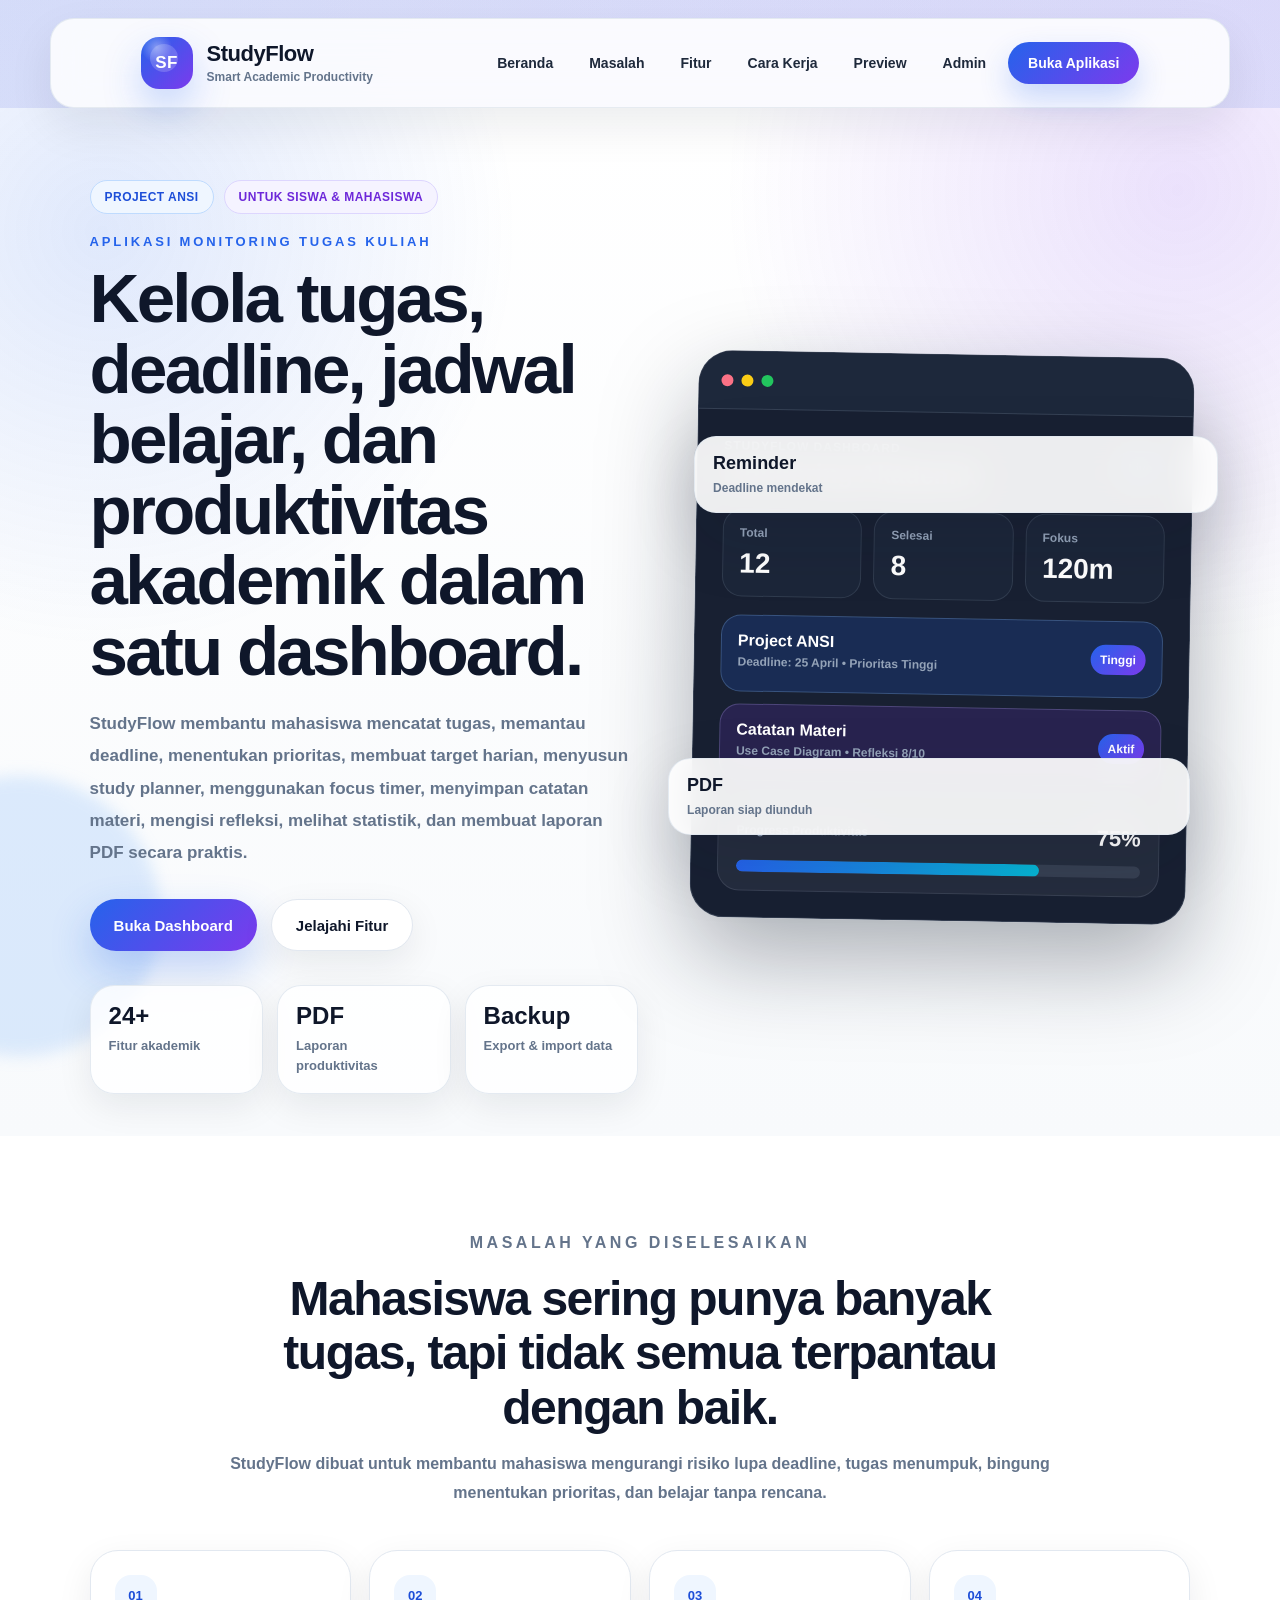
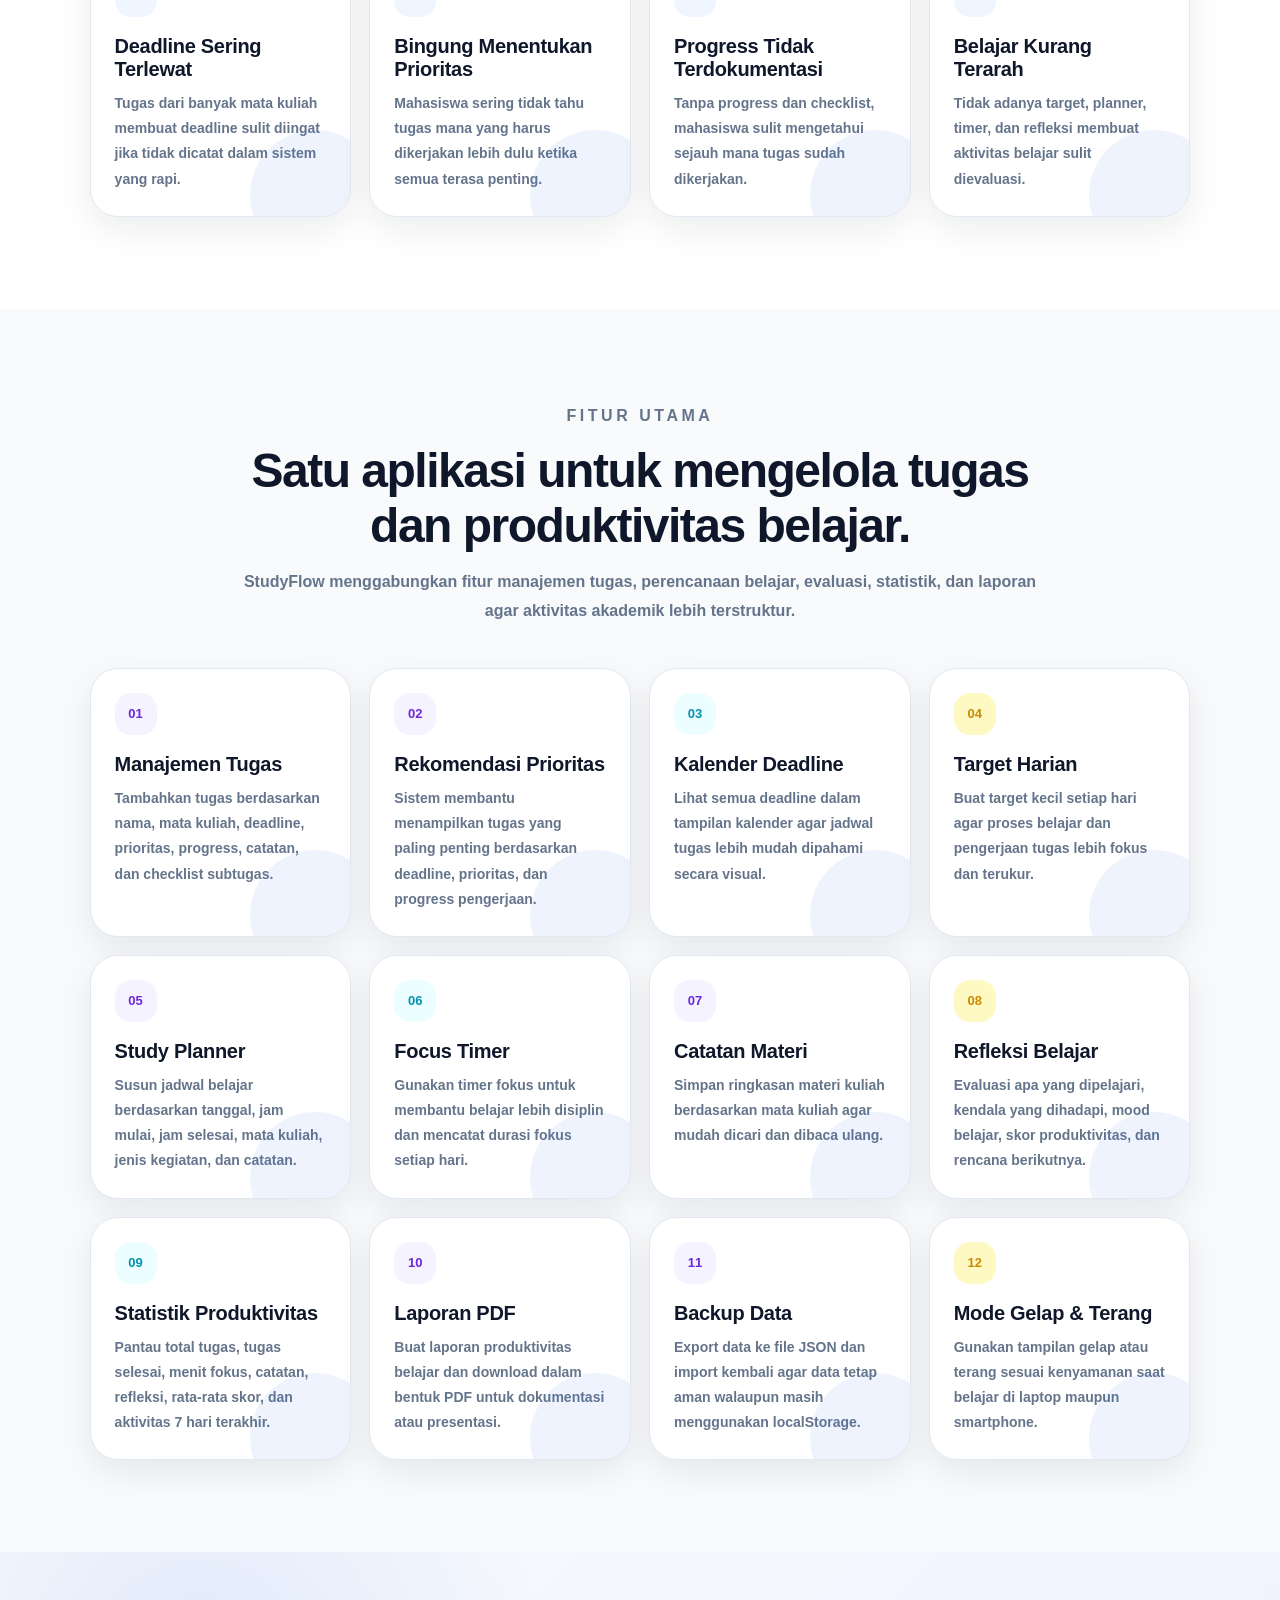
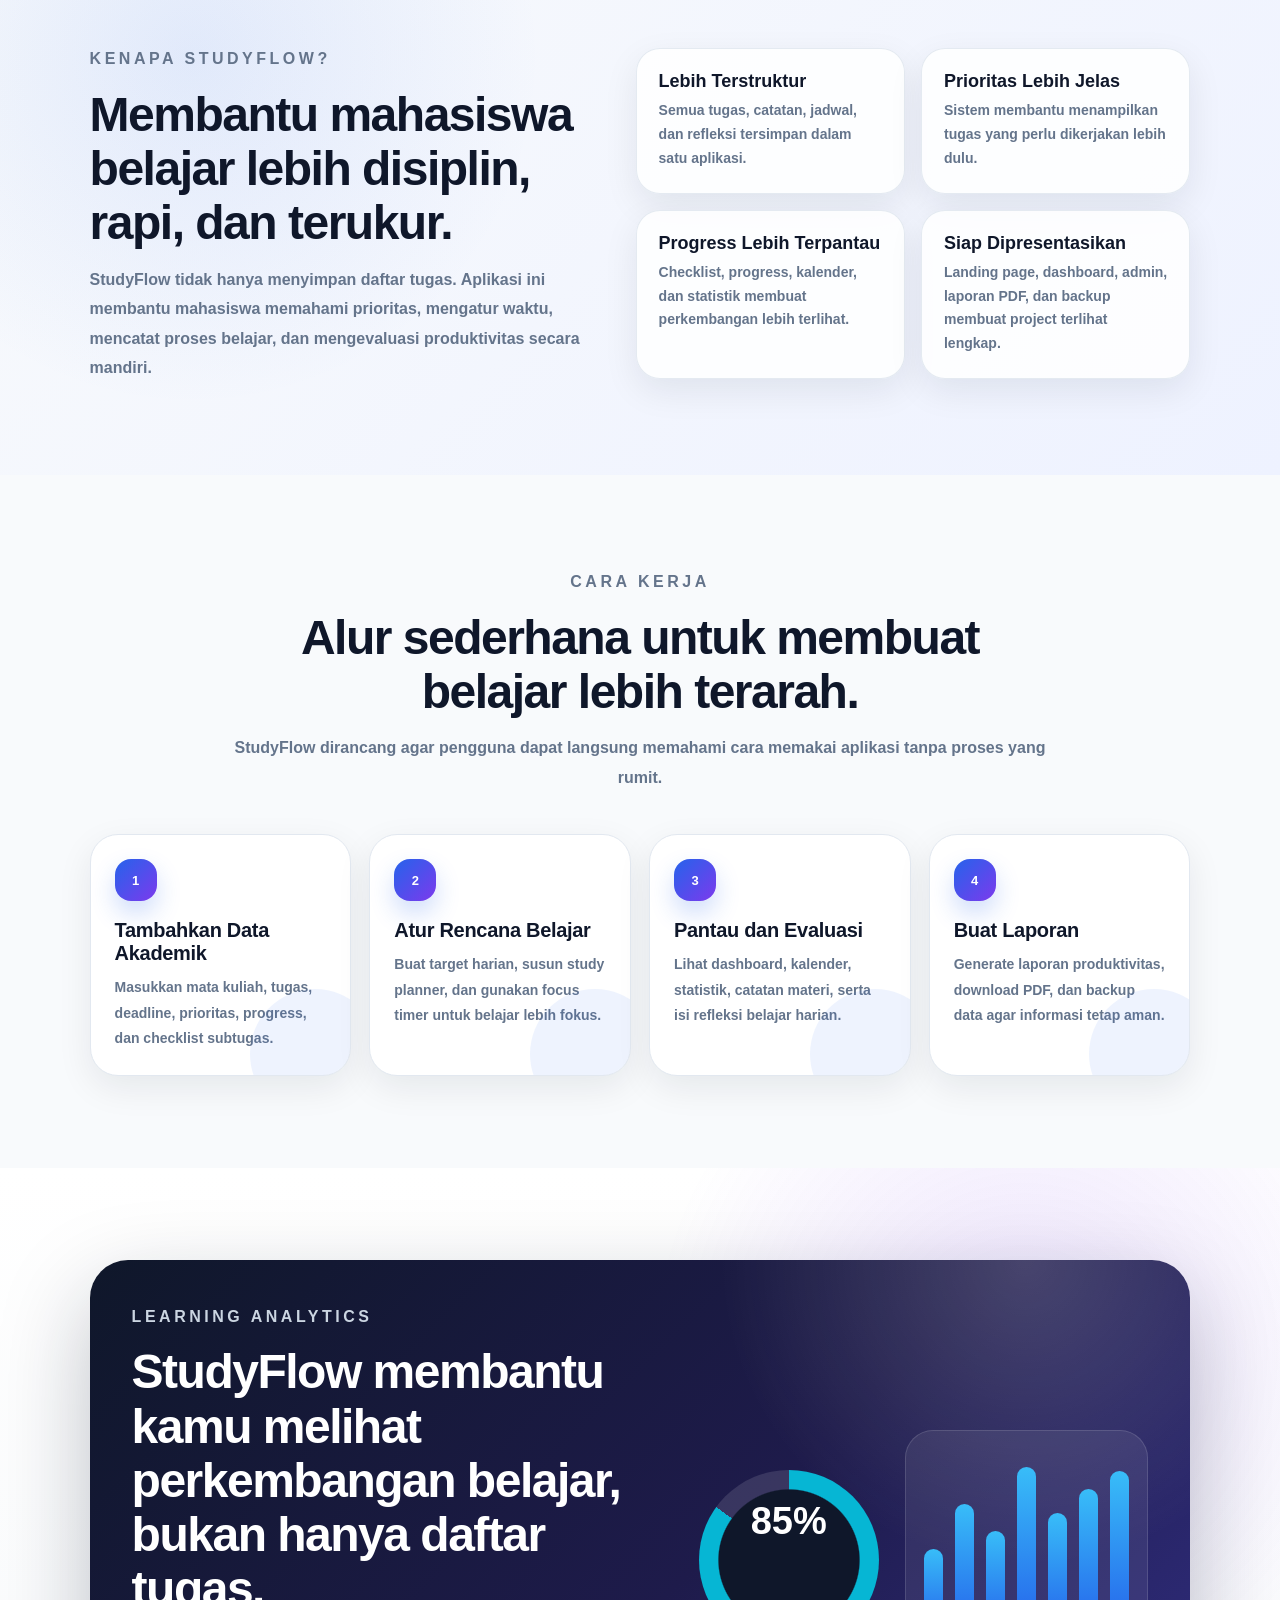
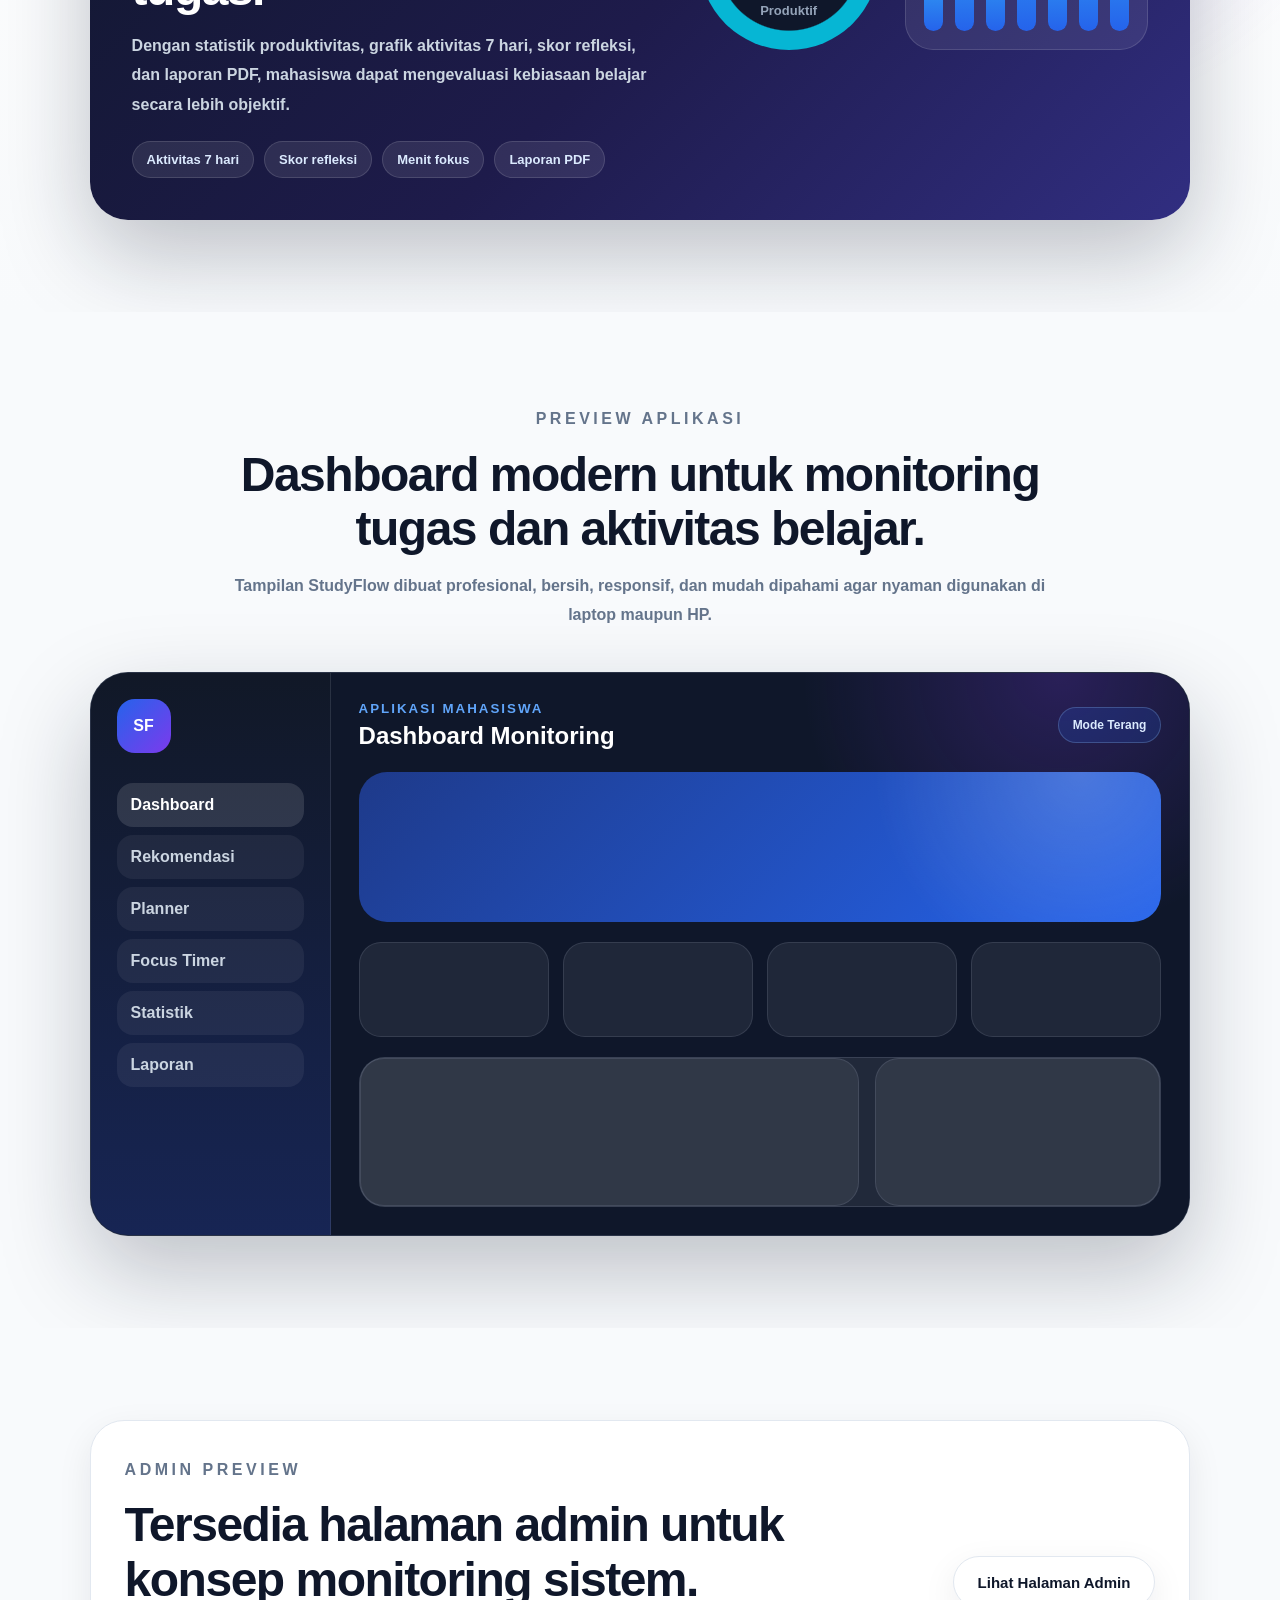
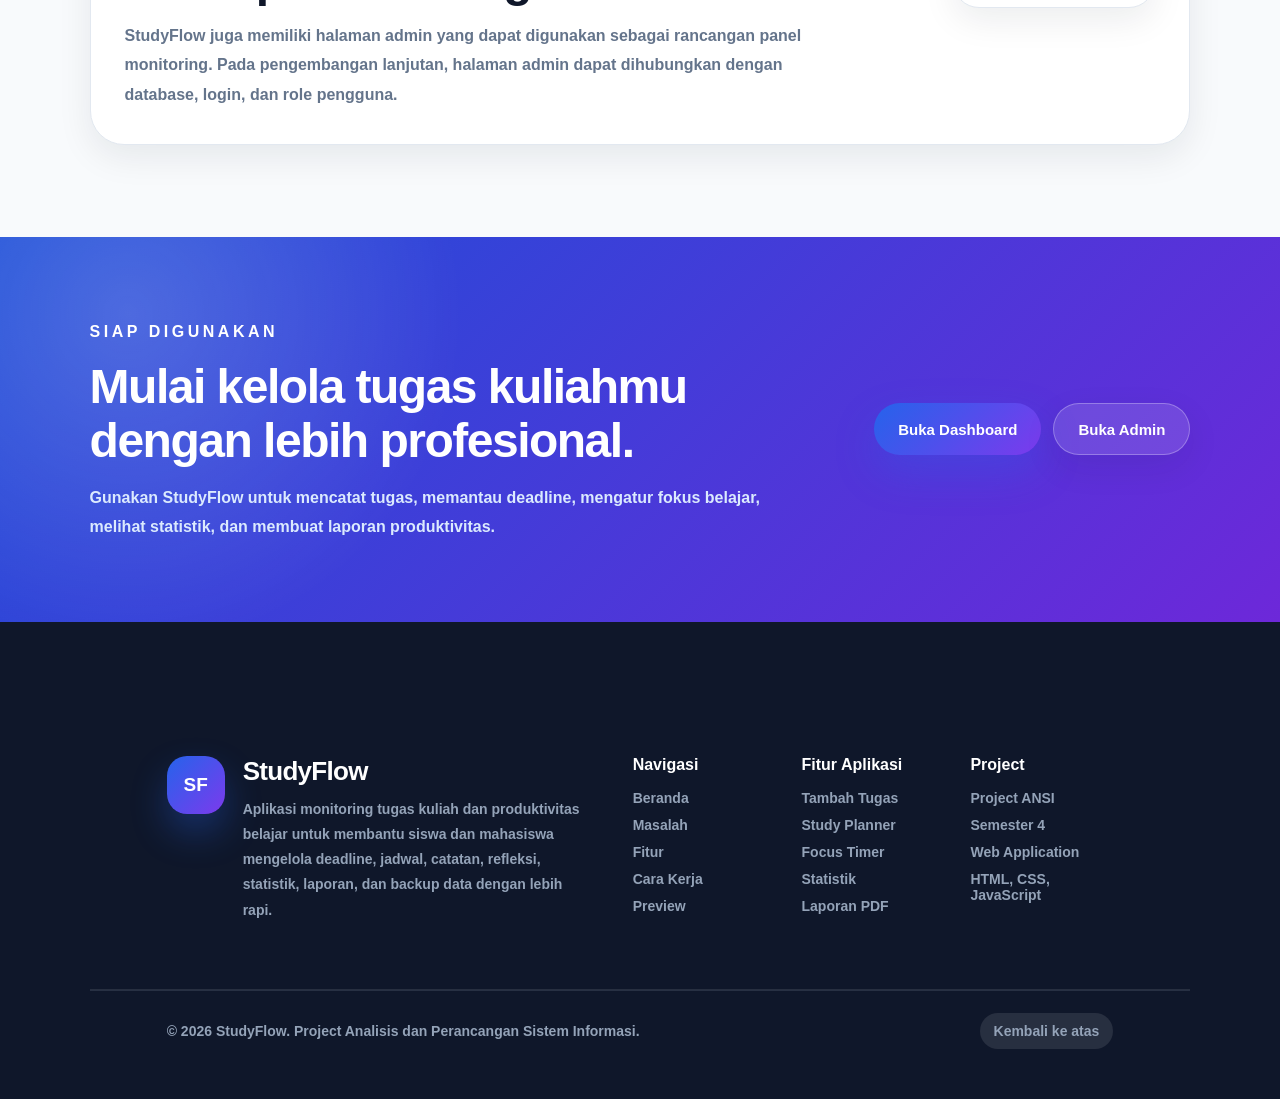
<file: index.html>
<!DOCTYPE html>
<html lang="id">
<head>
  <meta charset="UTF-8" />
  <meta name="viewport" content="width=device-width, initial-scale=1.0" />

  <title>StudyFlow - Aplikasi Monitoring Tugas Kuliah</title>

  <meta
    name="description"
    content="StudyFlow adalah aplikasi monitoring tugas kuliah untuk membantu siswa dan mahasiswa mencatat tugas, memantau deadline, mengatur prioritas, membuat jadwal belajar, menggunakan focus timer, menyimpan catatan, refleksi belajar, statistik produktivitas, laporan PDF, dan backup data."
  />

  <link rel="stylesheet" href="style.css?v=15" />
</head>

<body>

  <!-- LANDING NAVBAR -->
  <header class="lp-navbar">
    <a href="#home" class="lp-brand" aria-label="StudyFlow Home">
      <span class="lp-brand-logo">SF</span>

      <span class="lp-brand-text">
        <strong>StudyFlow</strong>
        <small>Smart Academic Productivity</small>
      </span>
    </a>

    <button
      class="lp-menu-toggle"
      id="landingMenuToggle"
      type="button"
      aria-label="Buka menu navigasi"
    >
      ☰
    </button>

    <nav class="lp-nav-menu" id="landingNavMenu">
      <a href="#home">Beranda</a>
      <a href="#problem">Masalah</a>
      <a href="#fitur">Fitur</a>
      <a href="#alur">Cara Kerja</a>
      <a href="#preview">Preview</a>
      <a href="admin.html">Admin</a>
      <a href="app.html" class="lp-nav-button">Buka Aplikasi</a>
    </nav>
  </header>

  <!-- HERO SECTION -->
  <main class="landing-page" id="home">
    <section class="landing-hero">
      <div class="hero-left">
        <div class="landing-badge-row">
          <span class="landing-badge">Project ANSI</span>
          <span class="landing-badge ghost">Untuk Siswa & Mahasiswa</span>
        </div>

        <p class="landing-eyebrow">Aplikasi Monitoring Tugas Kuliah</p>

        <h1>
          Kelola tugas, deadline, jadwal belajar, dan produktivitas akademik dalam satu dashboard.
        </h1>

        <p class="landing-description">
          StudyFlow membantu mahasiswa mencatat tugas, memantau deadline,
          menentukan prioritas, membuat target harian, menyusun study planner,
          menggunakan focus timer, menyimpan catatan materi, mengisi refleksi,
          melihat statistik, dan membuat laporan PDF secara praktis.
        </p>

        <div class="landing-actions">
          <a href="app.html" class="btn-landing-primary">
            Buka Dashboard
          </a>

          <a href="#fitur" class="btn-landing-secondary">
            Jelajahi Fitur
          </a>
        </div>

        <div class="landing-highlights">
          <div>
            <strong>24+</strong>
            <span>Fitur akademik</span>
          </div>

          <div>
            <strong>PDF</strong>
            <span>Laporan produktivitas</span>
          </div>

          <div>
            <strong>Backup</strong>
            <span>Export & import data</span>
          </div>
        </div>
      </div>

      <div class="hero-right">
        <div class="app-preview-card">
          <div class="preview-topbar">
            <span></span>
            <span></span>
            <span></span>
          </div>

          <div class="preview-content">
            <div class="preview-header">
              <div>
                <small>StudyFlow Dashboard</small>
                <h3>Monitoring Akademik</h3>
              </div>

              <span class="preview-badge">Live</span>
            </div>

            <div class="preview-stats">
              <div>
                <small>Total</small>
                <strong>12</strong>
              </div>

              <div>
                <small>Selesai</small>
                <strong>8</strong>
              </div>

              <div>
                <small>Fokus</small>
                <strong>120m</strong>
              </div>
            </div>

            <div class="preview-task">
              <div>
                <strong>Project ANSI</strong>
                <small>Deadline: 25 April • Prioritas Tinggi</small>
              </div>

              <span>Tinggi</span>
            </div>

            <div class="preview-task secondary">
              <div>
                <strong>Catatan Materi</strong>
                <small>Use Case Diagram • Refleksi 8/10</small>
              </div>

              <span>Aktif</span>
            </div>

            <div class="preview-progress">
              <div>
                <small>Progress Produktivitas</small>
                <strong>75%</strong>
              </div>

              <div class="preview-progress-bar">
                <span></span>
              </div>
            </div>
          </div>
        </div>

        <div class="floating-card card-deadline">
          <strong>Reminder</strong>
          <span>Deadline mendekat</span>
        </div>

        <div class="floating-card card-progress">
          <strong>PDF</strong>
          <span>Laporan siap diunduh</span>
        </div>
      </div>
    </section>
  </main>

  <!-- PROBLEM SECTION -->
  <section class="landing-section problem-section" id="problem">
    <div class="section-heading">
      <p class="landing-eyebrow">Masalah yang Diselesaikan</p>
      <h2>Mahasiswa sering punya banyak tugas, tapi tidak semua terpantau dengan baik.</h2>
      <p>
        StudyFlow dibuat untuk membantu mahasiswa mengurangi risiko lupa deadline,
        tugas menumpuk, bingung menentukan prioritas, dan belajar tanpa rencana.
      </p>
    </div>

    <div class="problem-grid">
      <article class="problem-card">
        <span>01</span>
        <h3>Deadline Sering Terlewat</h3>
        <p>
          Tugas dari banyak mata kuliah membuat deadline sulit diingat jika tidak
          dicatat dalam sistem yang rapi.
        </p>
      </article>

      <article class="problem-card">
        <span>02</span>
        <h3>Bingung Menentukan Prioritas</h3>
        <p>
          Mahasiswa sering tidak tahu tugas mana yang harus dikerjakan lebih dulu
          ketika semua terasa penting.
        </p>
      </article>

      <article class="problem-card">
        <span>03</span>
        <h3>Progress Tidak Terdokumentasi</h3>
        <p>
          Tanpa progress dan checklist, mahasiswa sulit mengetahui sejauh mana
          tugas sudah dikerjakan.
        </p>
      </article>

      <article class="problem-card">
        <span>04</span>
        <h3>Belajar Kurang Terarah</h3>
        <p>
          Tidak adanya target, planner, timer, dan refleksi membuat aktivitas
          belajar sulit dievaluasi.
        </p>
      </article>
    </div>
  </section>

  <!-- FEATURE SECTION -->
  <section class="landing-section" id="fitur">
    <div class="section-heading">
      <p class="landing-eyebrow">Fitur Utama</p>
      <h2>Satu aplikasi untuk mengelola tugas dan produktivitas belajar.</h2>
      <p>
        StudyFlow menggabungkan fitur manajemen tugas, perencanaan belajar,
        evaluasi, statistik, dan laporan agar aktivitas akademik lebih terstruktur.
      </p>
    </div>

    <div class="feature-grid">
      <article class="feature-card">
        <span>01</span>
        <h3>Manajemen Tugas</h3>
        <p>
          Tambahkan tugas berdasarkan nama, mata kuliah, deadline, prioritas,
          progress, catatan, dan checklist subtugas.
        </p>
      </article>

      <article class="feature-card">
        <span>02</span>
        <h3>Rekomendasi Prioritas</h3>
        <p>
          Sistem membantu menampilkan tugas yang paling penting berdasarkan
          deadline, prioritas, dan progress pengerjaan.
        </p>
      </article>

      <article class="feature-card">
        <span>03</span>
        <h3>Kalender Deadline</h3>
        <p>
          Lihat semua deadline dalam tampilan kalender agar jadwal tugas lebih
          mudah dipahami secara visual.
        </p>
      </article>

      <article class="feature-card">
        <span>04</span>
        <h3>Target Harian</h3>
        <p>
          Buat target kecil setiap hari agar proses belajar dan pengerjaan tugas
          lebih fokus dan terukur.
        </p>
      </article>

      <article class="feature-card">
        <span>05</span>
        <h3>Study Planner</h3>
        <p>
          Susun jadwal belajar berdasarkan tanggal, jam mulai, jam selesai,
          mata kuliah, jenis kegiatan, dan catatan.
        </p>
      </article>

      <article class="feature-card">
        <span>06</span>
        <h3>Focus Timer</h3>
        <p>
          Gunakan timer fokus untuk membantu belajar lebih disiplin dan mencatat
          durasi fokus setiap hari.
        </p>
      </article>

      <article class="feature-card">
        <span>07</span>
        <h3>Catatan Materi</h3>
        <p>
          Simpan ringkasan materi kuliah berdasarkan mata kuliah agar mudah
          dicari dan dibaca ulang.
        </p>
      </article>

      <article class="feature-card">
        <span>08</span>
        <h3>Refleksi Belajar</h3>
        <p>
          Evaluasi apa yang dipelajari, kendala yang dihadapi, mood belajar,
          skor produktivitas, dan rencana berikutnya.
        </p>
      </article>

      <article class="feature-card">
        <span>09</span>
        <h3>Statistik Produktivitas</h3>
        <p>
          Pantau total tugas, tugas selesai, menit fokus, catatan, refleksi,
          rata-rata skor, dan aktivitas 7 hari terakhir.
        </p>
      </article>

      <article class="feature-card">
        <span>10</span>
        <h3>Laporan PDF</h3>
        <p>
          Buat laporan produktivitas belajar dan download dalam bentuk PDF
          untuk dokumentasi atau presentasi.
        </p>
      </article>

      <article class="feature-card">
        <span>11</span>
        <h3>Backup Data</h3>
        <p>
          Export data ke file JSON dan import kembali agar data tetap aman
          walaupun masih menggunakan localStorage.
        </p>
      </article>

      <article class="feature-card">
        <span>12</span>
        <h3>Mode Gelap & Terang</h3>
        <p>
          Gunakan tampilan gelap atau terang sesuai kenyamanan saat belajar
          di laptop maupun smartphone.
        </p>
      </article>
    </div>
  </section>

  <!-- BENEFITS SECTION -->
  <section class="landing-section benefits-section" id="manfaat">
    <div class="benefits-content">
      <div>
        <p class="landing-eyebrow">Kenapa StudyFlow?</p>
        <h2>Membantu mahasiswa belajar lebih disiplin, rapi, dan terukur.</h2>
        <p>
          StudyFlow tidak hanya menyimpan daftar tugas. Aplikasi ini membantu
          mahasiswa memahami prioritas, mengatur waktu, mencatat proses belajar,
          dan mengevaluasi produktivitas secara mandiri.
        </p>
      </div>

      <div class="benefit-list">
        <div>
          <strong>Lebih Terstruktur</strong>
          <span>Semua tugas, catatan, jadwal, dan refleksi tersimpan dalam satu aplikasi.</span>
        </div>

        <div>
          <strong>Prioritas Lebih Jelas</strong>
          <span>Sistem membantu menampilkan tugas yang perlu dikerjakan lebih dulu.</span>
        </div>

        <div>
          <strong>Progress Lebih Terpantau</strong>
          <span>Checklist, progress, kalender, dan statistik membuat perkembangan lebih terlihat.</span>
        </div>

        <div>
          <strong>Siap Dipresentasikan</strong>
          <span>Landing page, dashboard, admin, laporan PDF, dan backup membuat project terlihat lengkap.</span>
        </div>
      </div>
    </div>
  </section>

  <!-- HOW IT WORKS -->
  <section class="landing-section workflow-section" id="alur">
    <div class="section-heading">
      <p class="landing-eyebrow">Cara Kerja</p>
      <h2>Alur sederhana untuk membuat belajar lebih terarah.</h2>
      <p>
        StudyFlow dirancang agar pengguna dapat langsung memahami cara memakai
        aplikasi tanpa proses yang rumit.
      </p>
    </div>

    <div class="workflow-grid">
      <article class="workflow-card">
        <span>1</span>
        <h3>Tambahkan Data Akademik</h3>
        <p>
          Masukkan mata kuliah, tugas, deadline, prioritas, progress, dan
          checklist subtugas.
        </p>
      </article>

      <article class="workflow-card">
        <span>2</span>
        <h3>Atur Rencana Belajar</h3>
        <p>
          Buat target harian, susun study planner, dan gunakan focus timer untuk
          belajar lebih fokus.
        </p>
      </article>

      <article class="workflow-card">
        <span>3</span>
        <h3>Pantau dan Evaluasi</h3>
        <p>
          Lihat dashboard, kalender, statistik, catatan materi, serta isi
          refleksi belajar harian.
        </p>
      </article>

      <article class="workflow-card">
        <span>4</span>
        <h3>Buat Laporan</h3>
        <p>
          Generate laporan produktivitas, download PDF, dan backup data agar
          informasi tetap aman.
        </p>
      </article>
    </div>
  </section>

  <!-- PRODUCTIVITY SECTION -->
  <section class="landing-section productivity-section">
    <div class="productivity-card">
      <div>
        <p class="landing-eyebrow">Learning Analytics</p>
        <h2>StudyFlow membantu kamu melihat perkembangan belajar, bukan hanya daftar tugas.</h2>
        <p>
          Dengan statistik produktivitas, grafik aktivitas 7 hari, skor refleksi,
          dan laporan PDF, mahasiswa dapat mengevaluasi kebiasaan belajar secara
          lebih objektif.
        </p>

        <div class="productivity-points">
          <span>Aktivitas 7 hari</span>
          <span>Skor refleksi</span>
          <span>Menit fokus</span>
          <span>Laporan PDF</span>
        </div>
      </div>

      <div class="productivity-visual">
        <div class="productivity-ring">
          <strong>85%</strong>
          <span>Produktif</span>
        </div>

        <div class="productivity-bars">
          <span style="height: 45%"></span>
          <span style="height: 70%"></span>
          <span style="height: 55%"></span>
          <span style="height: 90%"></span>
          <span style="height: 65%"></span>
          <span style="height: 78%"></span>
          <span style="height: 88%"></span>
        </div>
      </div>
    </div>
  </section>

  <!-- PREVIEW SECTION -->
  <section class="landing-section preview-section" id="preview">
    <div class="section-heading">
      <p class="landing-eyebrow">Preview Aplikasi</p>
      <h2>Dashboard modern untuk monitoring tugas dan aktivitas belajar.</h2>
      <p>
        Tampilan StudyFlow dibuat profesional, bersih, responsif, dan mudah
        dipahami agar nyaman digunakan di laptop maupun HP.
      </p>
    </div>

    <div class="preview-showcase">
      <div class="showcase-sidebar">
        <span>SF</span>
        <p>Dashboard</p>
        <p>Rekomendasi</p>
        <p>Planner</p>
        <p>Focus Timer</p>
        <p>Statistik</p>
        <p>Laporan</p>
      </div>

      <div class="showcase-main">
        <div class="showcase-top">
          <div>
            <small>Aplikasi Mahasiswa</small>
            <strong>Dashboard Monitoring</strong>
          </div>

          <span>Mode Terang</span>
        </div>

        <div class="showcase-hero"></div>

        <div class="showcase-cards">
          <span></span>
          <span></span>
          <span></span>
          <span></span>
        </div>

        <div class="showcase-panel">
          <div></div>
          <div></div>
        </div>
      </div>
    </div>
  </section>

  <!-- ADMIN SECTION -->
  <section class="landing-section admin-landing-section">
    <div class="admin-landing-card">
      <div>
        <p class="landing-eyebrow">Admin Preview</p>
        <h2>Tersedia halaman admin untuk konsep monitoring sistem.</h2>
        <p>
          StudyFlow juga memiliki halaman admin yang dapat digunakan sebagai
          rancangan panel monitoring. Pada pengembangan lanjutan, halaman admin
          dapat dihubungkan dengan database, login, dan role pengguna.
        </p>
      </div>

      <a href="admin.html" class="btn-landing-secondary">
        Lihat Halaman Admin
      </a>
    </div>
  </section>

  <!-- CTA SECTION -->
  <section class="landing-cta">
    <div>
      <p class="landing-eyebrow">Siap Digunakan</p>
      <h2>Mulai kelola tugas kuliahmu dengan lebih profesional.</h2>
      <p>
        Gunakan StudyFlow untuk mencatat tugas, memantau deadline, mengatur
        fokus belajar, melihat statistik, dan membuat laporan produktivitas.
      </p>
    </div>

    <div class="landing-cta-actions">
      <a href="app.html" class="btn-landing-primary">
        Buka Dashboard
      </a>

      <a href="admin.html" class="btn-landing-secondary">
        Buka Admin
      </a>
    </div>
  </section>

  <!-- FOOTER -->
  <footer class="lp-footer">
    <div class="lp-footer-main">
      <div class="lp-footer-brand">
        <div class="lp-footer-logo">SF</div>

        <div>
          <h3>StudyFlow</h3>
          <p>
            Aplikasi monitoring tugas kuliah dan produktivitas belajar untuk
            membantu siswa dan mahasiswa mengelola deadline, jadwal, catatan,
            refleksi, statistik, laporan, dan backup data dengan lebih rapi.
          </p>
        </div>
      </div>

      <div class="lp-footer-links">
        <div>
          <h4>Navigasi</h4>
          <a href="#home">Beranda</a>
          <a href="#problem">Masalah</a>
          <a href="#fitur">Fitur</a>
          <a href="#alur">Cara Kerja</a>
          <a href="#preview">Preview</a>
        </div>

        <div>
          <h4>Fitur Aplikasi</h4>
          <a href="app.html#form-section">Tambah Tugas</a>
          <a href="app.html#planner-section">Study Planner</a>
          <a href="app.html#focus-section">Focus Timer</a>
          <a href="app.html#analytics-section">Statistik</a>
          <a href="app.html#report-section">Laporan PDF</a>
        </div>

        <div>
          <h4>Project</h4>
          <span>Project ANSI</span>
          <span>Semester 4</span>
          <span>Web Application</span>
          <span>HTML, CSS, JavaScript</span>
        </div>
      </div>
    </div>

    <div class="lp-footer-bottom">
      <p>© 2026 StudyFlow. Project Analisis dan Perancangan Sistem Informasi.</p>
      <a href="#home">Kembali ke atas</a>
    </div>
  </footer>

  <!-- LANDING SCRIPT -->
  <script>
    const landingMenuToggle = document.getElementById("landingMenuToggle");
    const landingNavMenu = document.getElementById("landingNavMenu");

    if (landingMenuToggle && landingNavMenu) {
      landingMenuToggle.addEventListener("click", () => {
        landingNavMenu.classList.toggle("show");
      });

      landingNavMenu.querySelectorAll("a").forEach((link) => {
        link.addEventListener("click", () => {
          landingNavMenu.classList.remove("show");
        });
      });
    }

    document.querySelectorAll('a[href^="#"]').forEach((link) => {
      link.addEventListener("click", function (event) {
        const targetId = this.getAttribute("href");
        const targetElement = document.querySelector(targetId);

        if (!targetElement) return;

        event.preventDefault();

        targetElement.scrollIntoView({
          behavior: "smooth",
          block: "start"
        });
      });
    });
  </script>
</body>
</html>
</file>
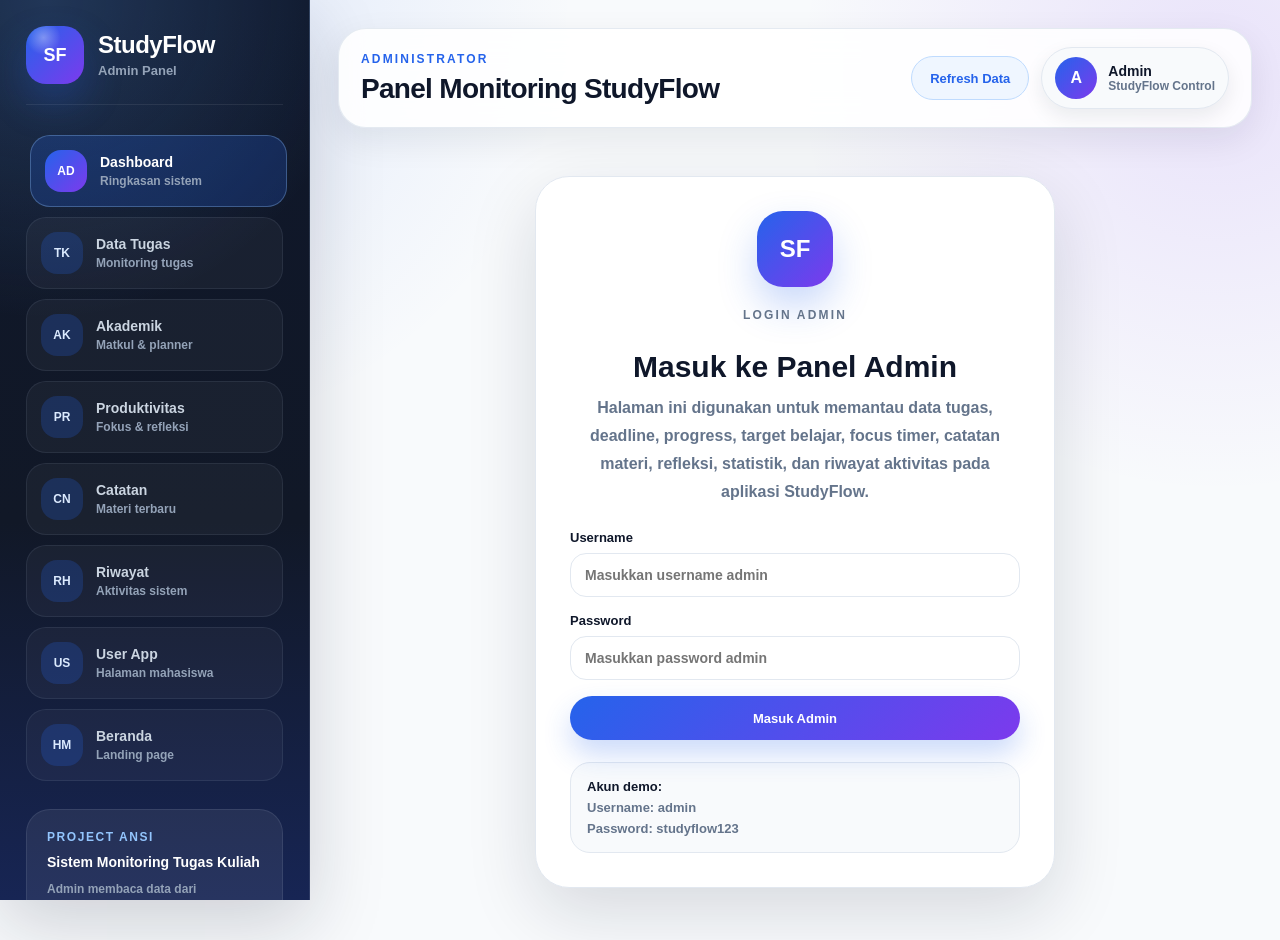
<file: admin.html>
<!DOCTYPE html>
<html lang="id">
<head>
  <meta charset="UTF-8" />
  <meta name="viewport" content="width=device-width, initial-scale=1.0" />

  <title>Admin StudyFlow - Monitoring Akademik</title>

  <meta
    name="description"
    content="Halaman admin StudyFlow untuk memantau tugas mahasiswa, progress, deadline, mata kuliah, target harian, study planner, focus timer, catatan materi, refleksi belajar, statistik produktivitas, dan riwayat aktivitas."
  />

  <link rel="stylesheet" href="style.css?v=16" />
  <script src="admin.js?v=2" defer></script>
</head>

<body class="admin-body">

  <div class="admin-shell">

    <!-- ADMIN SIDEBAR -->
    <aside class="admin-sidebar">
      <div class="admin-brand">
        <div class="admin-brand-logo">SF</div>
        <div>
          <h1>StudyFlow</h1>
          <p>Admin Panel</p>
        </div>
      </div>

      <nav class="admin-menu">
        <a href="#admin-dashboard" class="admin-menu-item active">
          <span>AD</span>
          <div>
            <strong>Dashboard</strong>
            <small>Ringkasan sistem</small>
          </div>
        </a>

        <a href="#admin-tasks" class="admin-menu-item">
          <span>TK</span>
          <div>
            <strong>Data Tugas</strong>
            <small>Monitoring tugas</small>
          </div>
        </a>

        <a href="#admin-academic" class="admin-menu-item">
          <span>AK</span>
          <div>
            <strong>Akademik</strong>
            <small>Matkul & planner</small>
          </div>
        </a>

        <a href="#admin-productivity" class="admin-menu-item">
          <span>PR</span>
          <div>
            <strong>Produktivitas</strong>
            <small>Fokus & refleksi</small>
          </div>
        </a>

        <a href="#admin-notes" class="admin-menu-item">
          <span>CN</span>
          <div>
            <strong>Catatan</strong>
            <small>Materi terbaru</small>
          </div>
        </a>

        <a href="#admin-history" class="admin-menu-item">
          <span>RH</span>
          <div>
            <strong>Riwayat</strong>
            <small>Aktivitas sistem</small>
          </div>
        </a>

        <a href="app.html" class="admin-menu-item">
          <span>US</span>
          <div>
            <strong>User App</strong>
            <small>Halaman mahasiswa</small>
          </div>
        </a>

        <a href="index.html" class="admin-menu-item">
          <span>HM</span>
          <div>
            <strong>Beranda</strong>
            <small>Landing page</small>
          </div>
        </a>
      </nav>

      <div class="admin-sidebar-card">
        <p>Project ANSI</p>
        <strong>Sistem Monitoring Tugas Kuliah</strong>
        <small>Admin membaca data dari localStorage browser yang sama.</small>
      </div>
    </aside>

    <!-- ADMIN MAIN -->
    <main class="admin-main">

      <!-- TOP BAR -->
      <header class="admin-topbar">
        <div>
          <p class="admin-eyebrow">Administrator</p>
          <h2>Panel Monitoring StudyFlow</h2>
        </div>

        <div class="admin-topbar-actions">
          <button type="button" class="admin-outline-btn" id="adminRefreshBtn">
            Refresh Data
          </button>

          <button type="button" class="admin-danger-btn hidden" id="adminLogoutBtn">
            Logout
          </button>

          <div class="admin-profile">
            <div class="admin-avatar">A</div>
            <div>
              <strong>Admin</strong>
              <small>StudyFlow Control</small>
            </div>
          </div>
        </div>
      </header>

      <!-- LOGIN SECTION -->
      <section class="admin-login-section" id="adminLoginSection">
        <div class="admin-login-card">
          <div class="admin-login-icon">SF</div>

          <p class="admin-eyebrow">Login Admin</p>
          <h3>Masuk ke Panel Admin</h3>
          <p>
            Halaman ini digunakan untuk memantau data tugas, deadline, progress,
            target belajar, focus timer, catatan materi, refleksi, statistik,
            dan riwayat aktivitas pada aplikasi StudyFlow.
          </p>

          <form id="adminLoginForm" class="admin-login-form">
            <div class="admin-form-group">
              <label for="adminUsername">Username</label>
              <input
                type="text"
                id="adminUsername"
                placeholder="Masukkan username admin"
                autocomplete="username"
                required
              />
            </div>

            <div class="admin-form-group">
              <label for="adminPassword">Password</label>
              <input
                type="password"
                id="adminPassword"
                placeholder="Masukkan password admin"
                autocomplete="current-password"
                required
              />
            </div>

            <button type="submit" class="admin-primary-btn">
              Masuk Admin
            </button>
          </form>

          <div class="admin-login-hint">
            <strong>Akun demo:</strong>
            <span>Username: admin</span>
            <span>Password: studyflow123</span>
          </div>
        </div>
      </section>

      <!-- DASHBOARD SECTION -->
      <section class="admin-dashboard hidden" id="adminDashboardSection">

        <!-- HERO -->
        <section class="admin-hero" id="admin-dashboard">
          <div>
            <p class="admin-eyebrow">Overview</p>
            <h3>Monitoring Akademik StudyFlow</h3>
            <p>
              Pantau tugas mahasiswa, deadline, progress, mata kuliah, target harian,
              jadwal belajar, sesi fokus, catatan materi, refleksi belajar,
              dan statistik produktivitas dalam satu panel admin.
            </p>
          </div>

          <div class="admin-hero-badge">
            <span>Status Sistem</span>
            <strong>Aktif</strong>
          </div>
        </section>

        <!-- STATS -->
        <section class="admin-stats-grid">
          <article class="admin-stat-card">
            <span>Total Tugas</span>
            <strong id="adminTotalTasks">0</strong>
            <small>Semua data tugas</small>
          </article>

          <article class="admin-stat-card">
            <span>Belum Selesai</span>
            <strong id="adminActiveTasks">0</strong>
            <small>Tugas masih aktif</small>
          </article>

          <article class="admin-stat-card">
            <span>Selesai</span>
            <strong id="adminDoneTasks">0</strong>
            <small>Tugas selesai</small>
          </article>

          <article class="admin-stat-card warning">
            <span>Deadline Dekat</span>
            <strong id="adminUrgentTasks">0</strong>
            <small>0-3 hari lagi</small>
          </article>

          <article class="admin-stat-card danger">
            <span>Terlambat</span>
            <strong id="adminOverdueTasks">0</strong>
            <small>Lewat deadline</small>
          </article>

          <article class="admin-stat-card primary">
            <span>Prioritas Tinggi</span>
            <strong id="adminHighPriorityTasks">0</strong>
            <small>Perlu perhatian</small>
          </article>

          <article class="admin-stat-card">
            <span>Mata Kuliah</span>
            <strong id="adminTotalSubjects">0</strong>
            <small>Kategori akademik</small>
          </article>

          <article class="admin-stat-card">
            <span>Target Hari Ini</span>
            <strong id="adminTodayTargets">0</strong>
            <small>Target harian</small>
          </article>

          <article class="admin-stat-card">
            <span>Jadwal Belajar</span>
            <strong id="adminStudyPlans">0</strong>
            <small>Study planner aktif</small>
          </article>

          <article class="admin-stat-card">
            <span>Menit Fokus</span>
            <strong id="adminFocusMinutes">0</strong>
            <small>Total minggu ini</small>
          </article>

          <article class="admin-stat-card">
            <span>Catatan Materi</span>
            <strong id="adminTotalNotes">0</strong>
            <small>Total catatan</small>
          </article>

          <article class="admin-stat-card">
            <span>Skor Refleksi</span>
            <strong id="adminAverageReflection">0</strong>
            <small>Rata-rata /10</small>
          </article>
        </section>

        <!-- INSIGHT PANEL -->
        <section class="admin-action-panel admin-insight-panel">
          <div>
            <p class="admin-eyebrow">Admin Insight</p>
            <h3>Kesimpulan Monitoring</h3>
            <p id="adminInsightText">
              Insight akan muncul setelah data StudyFlow tersedia.
            </p>
          </div>

          <button type="button" class="admin-primary-btn" id="adminExportBtn">
            Export Laporan CSV
          </button>
        </section>

        <!-- TASK MONITORING -->
        <section class="admin-panel" id="admin-tasks">
          <div class="admin-panel-header">
            <div>
              <p class="admin-eyebrow">Data Tugas</p>
              <h3>Monitoring Tugas Mahasiswa</h3>
            </div>

            <div class="admin-filter-group">
              <input
                type="text"
                id="adminSearchInput"
                placeholder="Cari tugas atau mata kuliah..."
              />

              <select id="adminStatusFilter">
                <option value="Semua">Semua Status</option>
                <option value="Belum Selesai">Belum Selesai</option>
                <option value="Selesai">Selesai</option>
              </select>

              <select id="adminPriorityFilter">
                <option value="Semua">Semua Prioritas</option>
                <option value="Tinggi">Tinggi</option>
                <option value="Sedang">Sedang</option>
                <option value="Rendah">Rendah</option>
              </select>
            </div>
          </div>

          <div class="admin-table-wrap">
            <table class="admin-table">
              <thead>
                <tr>
                  <th>No</th>
                  <th>Nama Tugas</th>
                  <th>Mata Kuliah</th>
                  <th>Deadline</th>
                  <th>Prioritas</th>
                  <th>Progress</th>
                  <th>Status</th>
                  <th>Aksi</th>
                </tr>
              </thead>

              <tbody id="adminTaskTable"></tbody>
            </table>
          </div>

          <div class="admin-empty hidden" id="adminEmptyTasks">
            <div>SF</div>
            <h4>Belum ada data tugas</h4>
            <p>
              Data tugas akan muncul setelah user menambahkan tugas melalui halaman aplikasi mahasiswa.
            </p>
          </div>
        </section>

        <!-- ACADEMIC MONITORING -->
        <section class="admin-panel" id="admin-academic">
          <div class="admin-panel-header">
            <div>
              <p class="admin-eyebrow">Monitoring Akademik</p>
              <h3>Mata Kuliah, Target Harian, dan Study Planner</h3>
            </div>
          </div>

          <div class="admin-monitor-grid">
            <article class="admin-monitor-card">
              <div class="admin-monitor-header">
                <h4>Mata Kuliah</h4>
                <span id="adminSubjectCountBadge">0 data</span>
              </div>

              <div id="adminSubjectList" class="admin-compact-list"></div>

              <div class="admin-empty compact hidden" id="adminEmptySubjects">
                <div>MK</div>
                <h4>Belum ada mata kuliah</h4>
                <p>Data mata kuliah akan muncul setelah ditambahkan di halaman mahasiswa.</p>
              </div>
            </article>

            <article class="admin-monitor-card">
              <div class="admin-monitor-header">
                <h4>Target Harian</h4>
                <span id="adminTargetCountBadge">0 data</span>
              </div>

              <div id="adminTargetList" class="admin-compact-list"></div>

              <div class="admin-empty compact hidden" id="adminEmptyTargets">
                <div>TG</div>
                <h4>Belum ada target</h4>
                <p>Target harian akan muncul setelah user menambahkannya.</p>
              </div>
            </article>

            <article class="admin-monitor-card">
              <div class="admin-monitor-header">
                <h4>Study Planner</h4>
                <span id="adminPlannerCountBadge">0 data</span>
              </div>

              <div id="adminPlannerList" class="admin-compact-list"></div>

              <div class="admin-empty compact hidden" id="adminEmptyPlanner">
                <div>PL</div>
                <h4>Belum ada jadwal</h4>
                <p>Jadwal belajar akan muncul setelah dibuat di Study Planner.</p>
              </div>
            </article>
          </div>
        </section>

        <!-- PRODUCTIVITY MONITORING -->
        <section class="admin-panel" id="admin-productivity">
          <div class="admin-panel-header">
            <div>
              <p class="admin-eyebrow">Monitoring Produktivitas</p>
              <h3>Focus Timer dan Refleksi Belajar</h3>
            </div>
          </div>

          <div class="admin-monitor-grid two">
            <article class="admin-monitor-card">
              <div class="admin-monitor-header">
                <h4>Sesi Fokus Terbaru</h4>
                <span id="adminFocusCountBadge">0 data</span>
              </div>

              <div id="adminFocusList" class="admin-compact-list"></div>

              <div class="admin-empty compact hidden" id="adminEmptyFocus">
                <div>FT</div>
                <h4>Belum ada sesi fokus</h4>
                <p>Sesi fokus akan muncul setelah user menyelesaikan Focus Timer.</p>
              </div>
            </article>

            <article class="admin-monitor-card">
              <div class="admin-monitor-header">
                <h4>Refleksi Terbaru</h4>
                <span id="adminReflectionCountBadge">0 data</span>
              </div>

              <div id="adminReflectionList" class="admin-compact-list"></div>

              <div class="admin-empty compact hidden" id="adminEmptyReflections">
                <div>RF</div>
                <h4>Belum ada refleksi</h4>
                <p>Refleksi belajar akan muncul setelah user mengisinya.</p>
              </div>
            </article>
          </div>
        </section>

        <!-- NOTES -->
        <section class="admin-panel" id="admin-notes">
          <div class="admin-panel-header">
            <div>
              <p class="admin-eyebrow">Catatan Materi</p>
              <h3>Catatan Materi Terbaru</h3>
            </div>
          </div>

          <div id="adminNoteList" class="admin-note-grid"></div>

          <div class="admin-empty hidden" id="adminEmptyNotes">
            <div>CN</div>
            <h4>Belum ada catatan materi</h4>
            <p>
              Catatan materi akan tampil di sini setelah user menambahkan catatan dari halaman aplikasi.
            </p>
          </div>
        </section>

        <!-- HISTORY -->
        <section class="admin-panel" id="admin-history">
          <div class="admin-panel-header">
            <div>
              <p class="admin-eyebrow">Riwayat Sistem</p>
              <h3>Aktivitas Terbaru</h3>
            </div>
          </div>

          <div class="admin-history-list" id="adminHistoryList"></div>

          <div class="admin-empty hidden" id="adminEmptyHistory">
            <div>RH</div>
            <h4>Belum ada riwayat</h4>
            <p>
              Aktivitas seperti tambah, edit, hapus, dan ubah status tugas akan tampil di sini.
            </p>
          </div>
        </section>
      </section>
    </main>
  </div>

  <!-- ADMIN TOAST -->
  <div class="admin-toast hidden" id="adminToast">
    <span id="adminToastMessage">Berhasil</span>
  </div>

</body>
</html>
</file>
<file: style.css>
/* ================================
   STUDYFLOW - PROFESSIONAL UI STYLE
   ================================ */

* {
  margin: 0;
  padding: 0;
  box-sizing: border-box;
}

:root {
  --primary: #2563eb;
  --primary-dark: #1e40af;
  --primary-soft: #dbeafe;

  --secondary: #7c3aed;
  --success: #16a34a;
  --warning: #f59e0b;
  --danger: #dc2626;

  --dark: #0f172a;
  --dark-soft: #1e293b;
  --gray: #64748b;
  --gray-soft: #e2e8f0;
  --light: #f8fafc;
  --white: #ffffff;

  --radius-sm: 10px;
  --radius-md: 16px;
  --radius-lg: 24px;

  --shadow-sm: 0 8px 20px rgba(15, 23, 42, 0.08);
  --shadow-md: 0 16px 40px rgba(15, 23, 42, 0.12);
  --shadow-lg: 0 24px 70px rgba(15, 23, 42, 0.18);

  --transition: 0.25s ease;
}

html {
  scroll-behavior: smooth;
}

body {
  font-family: "Segoe UI", Tahoma, Geneva, Verdana, sans-serif;
  background:
    radial-gradient(circle at top left, rgba(37, 99, 235, 0.14), transparent 32%),
    radial-gradient(circle at top right, rgba(124, 58, 237, 0.12), transparent 30%),
    linear-gradient(135deg, #f8fafc 0%, #eef2ff 100%);
  color: var(--dark);
  min-height: 100vh;
}

/* ================================
   APP LAYOUT
   ================================ */

.app-shell {
  display: flex;
  min-height: 100vh;
}

/* ================================
   SIDEBAR
   ================================ */

.sidebar {
  width: 280px;
  min-height: 100vh;
  padding: 28px 22px;
  background:
    radial-gradient(circle at top left, rgba(96, 165, 250, 0.22), transparent 28%),
    linear-gradient(180deg, #0f172a 0%, #111827 48%, #1e1b4b 100%);
  color: var(--white);
  position: sticky;
  top: 0;
  display: flex;
  flex-direction: column;
  justify-content: flex-start;
  box-shadow: var(--shadow-lg);
  z-index: 10;
}

.brand {
  display: flex;
  align-items: center;
  gap: 14px;
  margin-bottom: 26px;
}

.menu {
  display: flex;
  flex-direction: column;
  gap: 12px;
  margin-top: 6px;
}

.menu-item {
  position: relative;
  text-decoration: none;
  color: #cbd5e1;
  padding: 13px 14px;
  border-radius: 18px;
  display: flex;
  align-items: center;
  gap: 13px;
  transition: var(--transition);
  border: 1px solid transparent;
}

.menu-item::before {
  content: "";
  position: absolute;
  left: -8px;
  width: 4px;
  height: 0;
  border-radius: 999px;
  background: linear-gradient(180deg, #60a5fa, #a78bfa);
  transition: var(--transition);
}

.menu-item:hover,
.menu-item.active {
  color: var(--white);
  background: rgba(255, 255, 255, 0.11);
  border-color: rgba(255, 255, 255, 0.12);
  transform: translateX(4px);
}

.menu-item:hover::before,
.menu-item.active::before {
  height: 34px;
}

.menu-icon {
  width: 38px;
  height: 38px;
  flex: 0 0 auto;
  border-radius: 14px;
  display: grid;
  place-items: center;
  font-size: 14px;
  font-weight: 900;
  color: #dbeafe;
  background: rgba(255, 255, 255, 0.1);
  box-shadow: inset 0 0 0 1px rgba(255, 255, 255, 0.08);
}

.menu-item.active .menu-icon,
.menu-item:hover .menu-icon {
  color: white;
  background: linear-gradient(135deg, #2563eb, #7c3aed);
  box-shadow: 0 12px 24px rgba(37, 99, 235, 0.28);
}

.menu-text {
  display: flex;
  flex-direction: column;
  gap: 3px;
}

.menu-text strong {
  font-size: 14px;
  font-weight: 800;
}

.menu-text small {
  font-size: 12px;
  color: #94a3b8;
  font-weight: 600;
}

.menu-item.active .menu-text small,
.menu-item:hover .menu-text small {
  color: #dbeafe;
}

.sidebar-footer {
  margin-top: auto;
  padding: 18px;
  border-radius: 18px;
  background: rgba(255, 255, 255, 0.1);
  border: 1px solid rgba(255, 255, 255, 0.14);
}

/* ================================
   MAIN CONTENT
   ================================ */

.main-content {
  flex: 1;
  padding: 28px;
  overflow-x: hidden;
}

/* ================================
   TOPBAR
   ================================ */

.topbar {
  display: flex;
  align-items: center;
  justify-content: space-between;
  gap: 24px;
  margin-bottom: 28px;
}

.eyebrow {
  font-size: 12px;
  text-transform: uppercase;
  letter-spacing: 1.5px;
  color: var(--primary);
  font-weight: 800;
  margin-bottom: 7px;
}

.topbar h2 {
  font-size: 30px;
  letter-spacing: -0.8px;
  color: var(--dark);
}

.topbar-right {
  display: flex;
  align-items: center;
  gap: 14px;
}

.date-box,
.user-chip {
  background: rgba(255, 255, 255, 0.78);
  backdrop-filter: blur(14px);
  border: 1px solid rgba(226, 232, 240, 0.8);
  box-shadow: var(--shadow-sm);
}

.date-box {
  padding: 14px 18px;
  border-radius: 16px;
  font-size: 14px;
  font-weight: 700;
  color: var(--dark-soft);
}

.user-chip {
  padding: 10px 14px;
  border-radius: 18px;
  display: flex;
  align-items: center;
  gap: 12px;
}

.avatar {
  width: 42px;
  height: 42px;
  display: grid;
  place-items: center;
  border-radius: 14px;
  background: linear-gradient(135deg, var(--primary), var(--secondary));
  color: var(--white);
  font-weight: 800;
}

.user-chip span {
  display: block;
  font-weight: 800;
  font-size: 14px;
}

.user-chip small {
  color: var(--gray);
  font-weight: 600;
}

/* ================================
   HERO SECTION
   ================================ */

.hero {
  display: grid;
  grid-template-columns: 1.7fr 0.9fr;
  gap: 24px;
  margin-bottom: 24px;
}

.hero-content {
  position: relative;
  overflow: hidden;
  border-radius: var(--radius-lg);
  padding: 34px;
  background:
    linear-gradient(135deg, rgba(15, 23, 42, 0.92), rgba(30, 64, 175, 0.88)),
    radial-gradient(circle at top right, rgba(167, 139, 250, 0.55), transparent 30%);
  color: var(--white);
  box-shadow: var(--shadow-md);
}

.hero-content::after {
  content: "";
  position: absolute;
  width: 230px;
  height: 230px;
  right: -70px;
  top: -80px;
  border-radius: 50%;
  background: rgba(255, 255, 255, 0.12);
}

.hero-content .eyebrow {
  color: #bfdbfe;
}

.hero-content h3 {
  position: relative;
  z-index: 1;
  font-size: 34px;
  line-height: 1.15;
  max-width: 680px;
  letter-spacing: -1px;
  margin-bottom: 12px;
}

.hero-content p {
  position: relative;
  z-index: 1;
  max-width: 720px;
  color: #dbeafe;
  line-height: 1.8;
  font-size: 15px;
}

.hero-card {
  border-radius: var(--radius-lg);
  padding: 28px;
  background: rgba(255, 255, 255, 0.82);
  backdrop-filter: blur(16px);
  border: 1px solid rgba(226, 232, 240, 0.8);
  box-shadow: var(--shadow-md);
  display: flex;
  flex-direction: column;
  justify-content: center;
}

.hero-card span {
  color: var(--gray);
  font-weight: 800;
  text-transform: uppercase;
  letter-spacing: 1px;
  font-size: 12px;
  margin-bottom: 12px;
}

.hero-card strong {
  font-size: 22px;
  line-height: 1.3;
  color: var(--dark);
  margin-bottom: 8px;
}

.hero-card p {
  color: var(--gray);
  font-weight: 600;
}

/* ================================
   STATS
   ================================ */

.stats-grid {
  display: grid;
  grid-template-columns: repeat(4, 1fr);
  gap: 18px;
  margin-bottom: 24px;
}

.stat-card {
  background: rgba(255, 255, 255, 0.84);
  backdrop-filter: blur(14px);
  border: 1px solid rgba(226, 232, 240, 0.85);
  border-radius: var(--radius-md);
  padding: 22px;
  display: flex;
  justify-content: space-between;
  align-items: flex-start;
  box-shadow: var(--shadow-sm);
  transition: var(--transition);
}

.stat-card:hover {
  transform: translateY(-5px);
  box-shadow: var(--shadow-md);
}

.stat-card p {
  color: var(--gray);
  font-size: 14px;
  font-weight: 700;
  margin-bottom: 8px;
}

.stat-card h3 {
  font-size: 34px;
  letter-spacing: -1px;
}

.stat-icon {
  width: 42px;
  height: 42px;
  border-radius: 14px;
  background: var(--primary-soft);
  color: var(--primary-dark);
  display: grid;
  place-items: center;
  font-size: 13px;
  font-weight: 900;
}

.stat-card.urgent .stat-icon {
  background: #fef3c7;
  color: #b45309;
}

/* ================================
   PANELS
   ================================ */

.content-grid {
  display: grid;
  grid-template-columns: 1.35fr 0.8fr;
  gap: 24px;
  margin-bottom: 24px;
}

.panel {
  background: rgba(255, 255, 255, 0.88);
  backdrop-filter: blur(18px);
  border: 1px solid rgba(226, 232, 240, 0.85);
  border-radius: var(--radius-lg);
  padding: 26px;
  box-shadow: var(--shadow-sm);
}

.panel-header {
  display: flex;
  justify-content: space-between;
  align-items: flex-start;
  gap: 18px;
  margin-bottom: 22px;
}

.panel-header h3 {
  font-size: 22px;
  letter-spacing: -0.4px;
}

.panel-badge {
  padding: 8px 12px;
  border-radius: 999px;
  background: var(--primary-soft);
  color: var(--primary-dark);
  font-size: 12px;
  font-weight: 900;
}

/* ================================
   FORM
   ================================ */

.task-form {
  display: flex;
  flex-direction: column;
  gap: 16px;
}

.form-row {
  display: grid;
  grid-template-columns: 1fr 1fr;
  gap: 14px;
}

.form-group {
  display: flex;
  flex-direction: column;
  gap: 8px;
}

.form-group label {
  font-size: 14px;
  color: var(--dark-soft);
  font-weight: 800;
}

input,
select,
textarea {
  width: 100%;
  border: 1px solid #cbd5e1;
  outline: none;
  background: #f8fafc;
  color: var(--dark);
  padding: 13px 14px;
  border-radius: 14px;
  font-family: inherit;
  font-size: 14px;
  transition: var(--transition);
}

textarea {
  resize: vertical;
  min-height: 96px;
}

input:focus,
select:focus,
textarea:focus {
  border-color: var(--primary);
  background: var(--white);
  box-shadow: 0 0 0 4px rgba(37, 99, 235, 0.13);
}

.btn-primary,
.btn-secondary {
  border: none;
  cursor: pointer;
  padding: 14px 18px;
  border-radius: 15px;
  font-family: inherit;
  font-size: 15px;
  font-weight: 900;
  transition: var(--transition);
}

.btn-primary {
  color: var(--white);
  background: linear-gradient(135deg, var(--primary), var(--secondary));
  box-shadow: 0 14px 26px rgba(37, 99, 235, 0.28);
}

.btn-primary:hover {
  transform: translateY(-3px);
  box-shadow: 0 18px 34px rgba(37, 99, 235, 0.36);
}

.btn-secondary {
  color: var(--dark-soft);
  background: var(--gray-soft);
}

.btn-secondary:hover {
  background: #cbd5e1;
}

.hidden {
  display: none !important;
}

/* ================================
   SUMMARY PANEL
   ================================ */

.summary-panel {
  display: flex;
  flex-direction: column;
}

.overall-progress {
  display: flex;
  align-items: center;
  gap: 18px;
  padding: 20px;
  border-radius: 22px;
  background: linear-gradient(135deg, #eef2ff, #f8fafc);
  border: 1px solid #e0e7ff;
  margin-bottom: 20px;
}

.progress-circle {
  --progress: 0%;
  width: 112px;
  height: 112px;
  border-radius: 50%;
  flex: 0 0 auto;
  display: grid;
  place-items: center;
  background:
    radial-gradient(circle 38px, #ffffff 98%, transparent 100%),
    conic-gradient(var(--primary) var(--progress), #dbeafe 0);
  box-shadow: inset 0 0 0 1px rgba(226, 232, 240, 0.8);
}

.progress-circle span {
  font-size: 24px;
  font-weight: 900;
  color: var(--primary-dark);
}

.overall-progress h4 {
  font-size: 18px;
  margin-bottom: 8px;
}

.overall-progress p {
  color: var(--gray);
  line-height: 1.6;
  font-size: 14px;
}

.mini-info {
  display: grid;
  gap: 12px;
}

.mini-info div {
  padding: 16px;
  border-radius: 16px;
  background: #f8fafc;
  border: 1px solid #e2e8f0;
  display: flex;
  justify-content: space-between;
  align-items: center;
}

.mini-info span {
  color: var(--gray);
  font-size: 14px;
  font-weight: 700;
}

.mini-info strong {
  font-size: 20px;
  color: var(--dark);
}

/* ================================
   FILTER AND TASK LIST
   ================================ */

.task-panel {
  margin-bottom: 24px;
}

.task-header {
  align-items: center;
}

.filter-group {
  display: grid;
  grid-template-columns: 1.4fr 0.9fr 0.9fr 1fr;
  gap: 10px;
  width: 100%;
  max-width: 760px;
}

.task-list {
  display: grid;
  gap: 16px;
}

.task-card {
  position: relative;
  overflow: hidden;
  padding: 20px;
  border-radius: 22px;
  background: #ffffff;
  border: 1px solid #e2e8f0;
  box-shadow: var(--shadow-sm);
  transition: var(--transition);
}

.task-card:hover {
  transform: translateY(-4px);
  box-shadow: var(--shadow-md);
}

.task-card::before {
  content: "";
  position: absolute;
  left: 0;
  top: 0;
  width: 6px;
  height: 100%;
  background: var(--primary);
}

.task-card.priority-high::before {
  background: var(--danger);
}

.task-card.priority-medium::before {
  background: var(--warning);
}

.task-card.priority-low::before {
  background: var(--success);
}

.task-card.done {
  opacity: 0.78;
}

.task-card.done .task-title {
  text-decoration: line-through;
  color: var(--gray);
}

.task-top {
  display: flex;
  justify-content: space-between;
  gap: 18px;
  margin-bottom: 14px;
}

.task-title-group {
  min-width: 0;
}

.task-title {
  font-size: 19px;
  margin-bottom: 6px;
  letter-spacing: -0.3px;
}

.task-course {
  color: var(--gray);
  font-size: 14px;
  font-weight: 700;
}

.task-badges {
  display: flex;
  flex-wrap: wrap;
  justify-content: flex-end;
  gap: 8px;
}

.badge {
  padding: 7px 10px;
  border-radius: 999px;
  font-size: 12px;
  font-weight: 900;
  white-space: nowrap;
}

.badge-priority-high {
  background: #fee2e2;
  color: #991b1b;
}

.badge-priority-medium {
  background: #fef3c7;
  color: #92400e;
}

.badge-priority-low {
  background: #dcfce7;
  color: #166534;
}

.badge-status-active {
  background: #dbeafe;
  color: #1e40af;
}

.badge-status-done {
  background: #dcfce7;
  color: #166534;
}

.task-meta {
  display: flex;
  flex-wrap: wrap;
  gap: 10px;
  margin-bottom: 14px;
}

.meta-item {
  padding: 9px 12px;
  border-radius: 13px;
  background: #f8fafc;
  color: var(--dark-soft);
  border: 1px solid #e2e8f0;
  font-size: 13px;
  font-weight: 700;
}

.meta-item.danger {
  color: #991b1b;
  background: #fee2e2;
  border-color: #fecaca;
}

.meta-item.warning {
  color: #92400e;
  background: #fef3c7;
  border-color: #fde68a;
}

.task-note {
  color: var(--gray);
  line-height: 1.7;
  font-size: 14px;
  margin-bottom: 14px;
}

.progress-wrapper {
  margin-bottom: 16px;
}

.progress-label {
  display: flex;
  justify-content: space-between;
  font-size: 13px;
  color: var(--dark-soft);
  font-weight: 800;
  margin-bottom: 8px;
}

.progress-bar {
  height: 10px;
  border-radius: 999px;
  overflow: hidden;
  background: #e2e8f0;
}

.progress-fill {
  height: 100%;
  width: 0%;
  border-radius: inherit;
  background: linear-gradient(135deg, var(--primary), var(--secondary));
  transition: width 0.3s ease;
}

.task-actions {
  display: flex;
  flex-wrap: wrap;
  gap: 10px;
}

.action-btn {
  border: none;
  cursor: pointer;
  padding: 10px 13px;
  border-radius: 12px;
  font-family: inherit;
  font-size: 13px;
  font-weight: 900;
  transition: var(--transition);
}

.action-btn:hover {
  transform: translateY(-2px);
}

.btn-done {
  background: #dcfce7;
  color: #166534;
}

.btn-edit {
  background: #dbeafe;
  color: #1e40af;
}

.btn-delete {
  background: #fee2e2;
  color: #991b1b;
}

/* ================================
   EMPTY STATE
   ================================ */

.empty-state {
  text-align: center;
  padding: 46px 18px;
  color: var(--gray);
}

.empty-icon {
  width: 72px;
  height: 72px;
  border-radius: 24px;
  display: grid;
  place-items: center;
  margin: 0 auto 16px;
  background: linear-gradient(135deg, var(--primary), var(--secondary));
  color: white;
  font-weight: 900;
  font-size: 20px;
  box-shadow: 0 18px 30px rgba(37, 99, 235, 0.26);
}

.empty-state h4 {
  color: var(--dark);
  font-size: 20px;
  margin-bottom: 8px;
}

.empty-state p {
  line-height: 1.7;
}

/* ================================
   TOAST
   ================================ */

.toast {
  position: fixed;
  right: 24px;
  bottom: 24px;
  z-index: 99;
  padding: 15px 18px;
  border-radius: 16px;
  color: var(--white);
  background: linear-gradient(135deg, var(--dark), var(--primary-dark));
  box-shadow: var(--shadow-lg);
  font-weight: 800;
  animation: slideUp 0.28s ease;
}

@keyframes slideUp {
  from {
    opacity: 0;
    transform: translateY(18px);
  }

  to {
    opacity: 1;
    transform: translateY(0);
  }
}

/* ================================
   RESPONSIVE DESIGN
   ================================ */

@media (max-width: 1200px) {
  .stats-grid {
    grid-template-columns: repeat(2, 1fr);
  }

  .content-grid {
    grid-template-columns: 1fr;
  }

  .filter-group {
    max-width: none;
    grid-template-columns: 1fr 1fr;
  }

  .task-header {
    align-items: flex-start;
    flex-direction: column;
  }
}

@media (max-width: 900px) {
    .menu-item {
    min-width: 190px;
  }
  .app-shell {
    flex-direction: column;
  }

  .sidebar {
    width: 100%;
    min-height: auto;
    position: relative;
    padding: 20px;
  }

  .brand {
    margin-bottom: 20px;
  }

  .menu {
    flex-direction: row;
    overflow-x: auto;
    padding-bottom: 4px;
  }

  .menu-item {
    white-space: nowrap;
  }

  .sidebar-footer {
    display: none;
  }

  .main-content {
    padding: 20px;
  }

  .topbar {
    align-items: flex-start;
    flex-direction: column;
  }

  .topbar-right {
    width: 100%;
    justify-content: space-between;
  }

  .hero {
    grid-template-columns: 1fr;
  }

  .hero-content h3 {
    font-size: 28px;
  }
}

@media (max-width: 640px) {
  .main-content {
    padding: 16px;
  }

  .topbar h2 {
    font-size: 24px;
  }

  .topbar-right {
    align-items: stretch;
    flex-direction: column;
  }

  .stats-grid {
    grid-template-columns: 1fr;
  }

  .form-row {
    grid-template-columns: 1fr;
  }

  .filter-group {
    grid-template-columns: 1fr;
  }

  .task-top {
    flex-direction: column;
  }

  .task-badges {
    justify-content: flex-start;
  }

  .overall-progress {
    align-items: flex-start;
    flex-direction: column;
  }

  .hero-content,
  .panel {
    padding: 22px;
  }

  .hero-content h3 {
    font-size: 25px;
  }
}

/* ================================
   THEME TOGGLE
   ================================ */

.theme-toggle {
  border: none;
  cursor: pointer;
  padding: 14px 18px;
  border-radius: 16px;
  background: linear-gradient(135deg, var(--primary), var(--secondary));
  color: white;
  font-family: inherit;
  font-size: 14px;
  font-weight: 900;
  box-shadow: var(--shadow-sm);
  transition: var(--transition);
}

.theme-toggle:hover {
  transform: translateY(-3px);
  box-shadow: var(--shadow-md);
}

/* ================================
   CALENDAR VIEW
   ================================ */

.calendar-panel {
  margin-bottom: 24px;
}

.calendar-header {
  align-items: center;
}

.calendar-controls {
  display: flex;
  align-items: center;
  gap: 10px;
}

.calendar-controls button {
  border: none;
  cursor: pointer;
  padding: 10px 13px;
  border-radius: 13px;
  background: var(--primary-soft);
  color: var(--primary-dark);
  font-family: inherit;
  font-size: 13px;
  font-weight: 900;
  transition: var(--transition);
}

.calendar-controls button:hover {
  transform: translateY(-2px);
  background: #bfdbfe;
}

#calendarMonthTitle {
  min-width: 170px;
  text-align: center;
  font-weight: 900;
  color: var(--dark);
}

.calendar-weekdays {
  display: grid;
  grid-template-columns: repeat(7, 1fr);
  gap: 10px;
  margin-bottom: 10px;
}

.calendar-weekdays span {
  text-align: center;
  color: var(--gray);
  font-size: 13px;
  font-weight: 900;
}

.calendar-grid {
  display: grid;
  grid-template-columns: repeat(7, 1fr);
  gap: 10px;
}

.calendar-day {
  min-height: 118px;
  padding: 12px;
  border-radius: 18px;
  background: #f8fafc;
  border: 1px solid #e2e8f0;
  transition: var(--transition);
}

.calendar-day:hover {
  transform: translateY(-3px);
  background: white;
  box-shadow: var(--shadow-sm);
}

.calendar-day.muted {
  opacity: 0.38;
}

.calendar-day.today {
  border-color: var(--primary);
  box-shadow: 0 0 0 4px rgba(37, 99, 235, 0.12);
}

.calendar-date {
  display: flex;
  align-items: center;
  justify-content: space-between;
  margin-bottom: 8px;
}

.calendar-date strong {
  font-size: 14px;
  color: var(--dark);
}

.calendar-date small {
  font-size: 10px;
  color: var(--primary-dark);
  font-weight: 900;
}

.calendar-task {
  display: block;
  margin-top: 6px;
  padding: 7px 8px;
  border-radius: 10px;
  font-size: 11px;
  font-weight: 800;
  line-height: 1.3;
  color: #0f172a;
  background: #dbeafe;
  border-left: 4px solid var(--primary);
}

.calendar-task.high {
  background: #fee2e2;
  border-left-color: var(--danger);
}

.calendar-task.medium {
  background: #fef3c7;
  border-left-color: var(--warning);
}

.calendar-task.low {
  background: #dcfce7;
  border-left-color: var(--success);
}

.calendar-task.done {
  opacity: 0.6;
  text-decoration: line-through;
}

/* ================================
   DARK MODE
   ================================ */


body.dark-mode .calendar-task {
  color: #ffffff;
  font-weight: 800;
}

body.dark-mode .calendar-task.high {
  background: rgba(220, 38, 38, 0.22);
  border-left-color: #ef4444;
  color: #ffffff;
}

body.dark-mode .calendar-task.medium {
  background: rgba(245, 158, 11, 0.22);
  border-left-color: #f59e0b;
  color: #ffffff;
}

body.dark-mode .calendar-task.low {
  background: rgba(22, 163, 74, 0.22);
  border-left-color: #22c55e;
  color: #ffffff;
}

body.dark-mode .calendar-task.done {
  opacity: 1;
  color: #e5e7eb;
  text-decoration: line-through;
}

body.dark-mode {
  background:
    radial-gradient(circle at top left, rgba(37, 99, 235, 0.18), transparent 32%),
    radial-gradient(circle at top right, rgba(124, 58, 237, 0.16), transparent 30%),
    linear-gradient(135deg, #020617 0%, #0f172a 100%);
  color: #e5e7eb;
}

body.dark-mode .main-content {
  color: #e5e7eb;
}

body.dark-mode .topbar h2,
body.dark-mode .panel-header h3,
body.dark-mode .stat-card h3,
body.dark-mode .overall-progress h4,
body.dark-mode .mini-info strong,
body.dark-mode .hero-card strong,
body.dark-mode .task-title,
body.dark-mode #calendarMonthTitle,
body.dark-mode .calendar-date strong {
  color: #f8fafc;
}

body.dark-mode .date-box,
body.dark-mode .user-chip,
body.dark-mode .hero-card,
body.dark-mode .stat-card,
body.dark-mode .panel,
body.dark-mode .task-card,
body.dark-mode .calendar-day,
body.dark-mode .mini-info div {
  background: rgba(15, 23, 42, 0.86);
  border-color: rgba(148, 163, 184, 0.22);
  color: #e5e7eb;
}

body.dark-mode input,
body.dark-mode select,
body.dark-mode textarea {
  background: #0f172a;
  border-color: rgba(148, 163, 184, 0.35);
  color: #e5e7eb;
}

body.dark-mode input::placeholder,
body.dark-mode textarea::placeholder {
  color: #94a3b8;
}

body.dark-mode .overall-progress {
  background: linear-gradient(135deg, #111827, #0f172a);
  border-color: rgba(148, 163, 184, 0.22);
}

body.dark-mode .meta-item {
  background: #111827;
  border-color: rgba(148, 163, 184, 0.22);
  color: #e5e7eb;
}

body.dark-mode .calendar-day:hover {
  background: #111827;
}

body.dark-mode .calendar-task {
  color: #f8fafc;
}

body.dark-mode .empty-state h4 {
  color: #f8fafc;
}

/* ================================
   RESPONSIVE CALENDAR
   ================================ */

@media (max-width: 900px) {
  .calendar-header {
    align-items: flex-start;
    flex-direction: column;
  }

  .calendar-controls {
    width: 100%;
    justify-content: space-between;
  }

  .calendar-grid,
  .calendar-weekdays {
    min-width: 760px;
  }

  .calendar-panel {
    overflow-x: auto;
  }
}

@media (max-width: 640px) {
  .theme-toggle {
    width: 100%;
  }
}

.brand-logo {
  position: relative;
  width: 58px;
  height: 58px;
  border-radius: 20px;
  display: grid;
  place-items: center;
  font-weight: 900;
  font-size: 20px;
  letter-spacing: 0.5px;
  color: #ffffff;
  background: linear-gradient(135deg, #2563eb 0%, #7c3aed 55%, #a78bfa 100%);
  border: 1px solid rgba(255, 255, 255, 0.14);
  box-shadow:
    0 14px 30px rgba(37, 99, 235, 0.34),
    inset 0 1px 0 rgba(255, 255, 255, 0.18);
  overflow: hidden;
}

.brand-logo::before {
  content: "";
  position: absolute;
  inset: -2px;
  border-radius: 22px;
  background: linear-gradient(135deg, rgba(96, 165, 250, 0.45), rgba(167, 139, 250, 0.15));
  filter: blur(10px);
  z-index: -2;
}

.brand-logo::after {
  content: "";
  position: absolute;
  width: 30px;
  height: 30px;
  top: 6px;
  left: 8px;
  border-radius: 50%;
  background: rgba(255, 255, 255, 0.16);
  filter: blur(1px);
}

/* ================================
   HISTORY SECTION
   ================================ */

.history-panel {
  margin-bottom: 24px;
}

.history-header {
  align-items: center;
}

.btn-clear-history {
  border: none;
  cursor: pointer;
  padding: 11px 15px;
  border-radius: 14px;
  background: #fee2e2;
  color: #991b1b;
  font-family: inherit;
  font-size: 13px;
  font-weight: 900;
  transition: var(--transition);
}

.btn-clear-history:hover {
  transform: translateY(-2px);
  background: #fecaca;
}

.history-list {
  display: grid;
  gap: 14px;
}

.history-item {
  position: relative;
  display: grid;
  grid-template-columns: 46px 1fr;
  gap: 14px;
  padding: 16px;
  border-radius: 18px;
  background: #f8fafc;
  border: 1px solid #e2e8f0;
  transition: var(--transition);
}

.history-item:hover {
  transform: translateY(-3px);
  background: #ffffff;
  box-shadow: var(--shadow-sm);
}

.history-icon {
  width: 46px;
  height: 46px;
  border-radius: 16px;
  display: grid;
  place-items: center;
  color: white;
  font-size: 13px;
  font-weight: 900;
  background: linear-gradient(135deg, var(--primary), var(--secondary));
}

.history-icon.add {
  background: linear-gradient(135deg, #16a34a, #22c55e);
}

.history-icon.edit {
  background: linear-gradient(135deg, #2563eb, #60a5fa);
}

.history-icon.status {
  background: linear-gradient(135deg, #f59e0b, #fbbf24);
}

.history-icon.delete {
  background: linear-gradient(135deg, #dc2626, #ef4444);
}

.history-content h4 {
  font-size: 15px;
  color: var(--dark);
  margin-bottom: 5px;
}

.history-content p {
  font-size: 14px;
  color: var(--gray);
  line-height: 1.6;
  margin-bottom: 7px;
}

.history-content small {
  font-size: 12px;
  color: var(--gray);
  font-weight: 800;
}

/* DARK MODE HISTORY */

body.dark-mode .history-item {
  background: rgba(15, 23, 42, 0.86);
  border-color: rgba(148, 163, 184, 0.22);
}

body.dark-mode .history-item:hover {
  background: #111827;
}

body.dark-mode .history-content h4 {
  color: #f8fafc;
}

body.dark-mode .history-content p,
body.dark-mode .history-content small {
  color: #94a3b8;
}

body.dark-mode .btn-clear-history {
  background: rgba(220, 38, 38, 0.18);
  color: #fecaca;
}

/* ================================
   STUDYFLOW LANDING PAGE
   NAVBAR + HERO + SECTION + FOOTER
   ================================ */

/* ---------- Landing Navbar ---------- */

.lp-navbar {
  position: sticky;
  top: 0;
  z-index: 999;
  width: min(1180px, calc(100% - 32px));
  margin: 18px auto 0;
  padding: 12px 14px;
  border-radius: 24px;
  display: flex;
  align-items: center;
  justify-content: space-between;
  background: rgba(255, 255, 255, 0.78);
  border: 1px solid rgba(226, 232, 240, 0.9);
  backdrop-filter: blur(18px);
  box-shadow: 0 18px 45px rgba(15, 23, 42, 0.08);
}

.lp-brand {
  display: flex;
  align-items: center;
  gap: 12px;
  color: #0f172a;
  text-decoration: none;
}

.lp-brand-logo {
  position: relative;
  width: 52px;
  height: 52px;
  border-radius: 18px;
  display: grid;
  place-items: center;
  color: white;
  font-size: 17px;
  font-weight: 900;
  background: linear-gradient(135deg, #2563eb, #7c3aed);
  box-shadow: 0 14px 28px rgba(37, 99, 235, 0.3);
  overflow: hidden;
}

.lp-brand-logo::after {
  content: "";
  position: absolute;
  width: 28px;
  height: 28px;
  top: 7px;
  left: 9px;
  border-radius: 50%;
  background: rgba(255, 255, 255, 0.18);
}

.lp-brand-text strong {
  display: block;
  font-size: 18px;
  font-weight: 900;
  letter-spacing: -0.4px;
}

.lp-brand-text small {
  display: block;
  margin-top: 3px;
  color: #64748b;
  font-size: 12px;
  font-weight: 700;
}

.lp-nav-menu {
  display: flex;
  align-items: center;
  gap: 8px;
}

.lp-nav-menu a {
  text-decoration: none;
  color: #475569;
  padding: 11px 14px;
  border-radius: 14px;
  font-size: 14px;
  font-weight: 800;
  transition: 0.25s ease;
}

.lp-nav-menu a:hover {
  color: #2563eb;
  background: #eff6ff;
}

.lp-nav-menu .lp-nav-button {
  color: white;
  background: linear-gradient(135deg, #2563eb, #7c3aed);
  box-shadow: 0 12px 24px rgba(37, 99, 235, 0.24);
}

.lp-nav-menu .lp-nav-button:hover {
  color: white;
  transform: translateY(-2px);
  box-shadow: 0 16px 30px rgba(37, 99, 235, 0.32);
}

.lp-menu-toggle {
  display: none;
  border: none;
  cursor: pointer;
  width: 46px;
  height: 46px;
  border-radius: 15px;
  background: #eff6ff;
  color: #1e40af;
  font-size: 22px;
  font-weight: 900;
}

/* ---------- Landing Hero ---------- */

.landing-page {
  position: relative;
  min-height: 92vh;
  overflow: hidden;
  padding: 90px 7% 90px;
  background:
    radial-gradient(circle at top left, rgba(37, 99, 235, 0.18), transparent 34%),
    radial-gradient(circle at top right, rgba(124, 58, 237, 0.16), transparent 32%),
    linear-gradient(135deg, #f8fafc 0%, #eef2ff 100%);
}

.landing-page::before {
  content: "";
  position: absolute;
  width: 440px;
  height: 440px;
  right: -170px;
  top: 90px;
  border-radius: 50%;
  background: linear-gradient(135deg, rgba(37, 99, 235, 0.18), rgba(124, 58, 237, 0.16));
  filter: blur(10px);
}

.landing-page::after {
  content: "";
  position: absolute;
  width: 280px;
  height: 280px;
  left: -120px;
  bottom: 80px;
  border-radius: 50%;
  background: rgba(96, 165, 250, 0.2);
  filter: blur(8px);
}

.landing-hero {
  position: relative;
  z-index: 2;
  max-width: 1240px;
  margin: 0 auto;
  display: grid;
  grid-template-columns: 1.05fr 0.95fr;
  align-items: center;
  gap: 58px;
}

.landing-eyebrow {
  color: #2563eb;
  font-size: 12px;
  font-weight: 900;
  text-transform: uppercase;
  letter-spacing: 2px;
  margin-bottom: 12px;
}

.hero-left h1 {
  font-size: clamp(42px, 6vw, 74px);
  line-height: 1.02;
  letter-spacing: -2.8px;
  color: #0f172a;
  margin-bottom: 22px;
}

.landing-description {
  max-width: 620px;
  color: #475569;
  font-size: 17px;
  line-height: 1.85;
  margin-bottom: 28px;
}

.landing-actions {
  display: flex;
  flex-wrap: wrap;
  gap: 14px;
  margin-bottom: 34px;
}

.btn-landing-primary,
.btn-landing-secondary {
  text-decoration: none;
  padding: 15px 20px;
  border-radius: 16px;
  font-weight: 900;
  transition: 0.25s ease;
}

.btn-landing-primary {
  color: white;
  background: linear-gradient(135deg, #2563eb, #7c3aed);
  box-shadow: 0 16px 30px rgba(37, 99, 235, 0.28);
}

.btn-landing-primary:hover {
  transform: translateY(-3px);
  box-shadow: 0 20px 38px rgba(37, 99, 235, 0.36);
}

.btn-landing-secondary {
  color: #1e40af;
  background: white;
  border: 1px solid #dbeafe;
  box-shadow: 0 12px 28px rgba(15, 23, 42, 0.06);
}

.btn-landing-secondary:hover {
  transform: translateY(-3px);
  background: #eff6ff;
}

.landing-highlights {
  display: grid;
  grid-template-columns: repeat(3, 1fr);
  gap: 14px;
  max-width: 680px;
}

.landing-highlights div {
  padding: 16px;
  border-radius: 18px;
  background: rgba(255, 255, 255, 0.78);
  border: 1px solid rgba(226, 232, 240, 0.9);
  box-shadow: 0 12px 30px rgba(15, 23, 42, 0.06);
}

.landing-highlights strong {
  display: block;
  color: #0f172a;
  font-size: 14px;
  margin-bottom: 6px;
}

.landing-highlights span {
  color: #64748b;
  font-size: 13px;
  line-height: 1.5;
}

/* ---------- Hero Preview Card ---------- */

.hero-right {
  position: relative;
  min-height: 520px;
}

.app-preview-card {
  position: relative;
  z-index: 2;
  border-radius: 32px;
  overflow: hidden;
  background: #0f172a;
  border: 1px solid rgba(148, 163, 184, 0.28);
  box-shadow: 0 34px 90px rgba(15, 23, 42, 0.32);
}

.preview-topbar {
  display: flex;
  gap: 8px;
  padding: 18px 20px;
  background: rgba(255, 255, 255, 0.06);
}

.preview-topbar span {
  width: 12px;
  height: 12px;
  border-radius: 50%;
  background: #64748b;
}

.preview-topbar span:nth-child(1) {
  background: #ef4444;
}

.preview-topbar span:nth-child(2) {
  background: #f59e0b;
}

.preview-topbar span:nth-child(3) {
  background: #22c55e;
}

.preview-content {
  padding: 26px;
}

.preview-header {
  display: flex;
  justify-content: space-between;
  align-items: center;
  margin-bottom: 24px;
}

.preview-header small {
  color: #93c5fd;
  font-weight: 800;
  letter-spacing: 1px;
  text-transform: uppercase;
}

.preview-header h3 {
  color: white;
  font-size: 26px;
  margin-top: 6px;
}

.preview-badge {
  padding: 8px 12px;
  border-radius: 999px;
  background: rgba(37, 99, 235, 0.22);
  color: #bfdbfe;
  font-weight: 900;
  font-size: 12px;
}

.preview-stats {
  display: grid;
  grid-template-columns: repeat(3, 1fr);
  gap: 14px;
  margin-bottom: 18px;
}

.preview-stats div,
.preview-task,
.preview-progress {
  border-radius: 20px;
  background: rgba(255, 255, 255, 0.08);
  border: 1px solid rgba(148, 163, 184, 0.18);
}

.preview-stats div {
  padding: 18px;
}

.preview-stats small,
.preview-task small,
.preview-progress small {
  display: block;
  color: #94a3b8;
  font-size: 12px;
  font-weight: 800;
  margin-bottom: 6px;
}

.preview-stats strong {
  color: white;
  font-size: 30px;
}

.preview-task {
  display: flex;
  align-items: center;
  justify-content: space-between;
  padding: 18px;
  margin-bottom: 18px;
}

.preview-task strong {
  display: block;
  color: white;
  margin-bottom: 5px;
}

.preview-task span {
  padding: 8px 10px;
  border-radius: 999px;
  color: #fecaca;
  background: rgba(220, 38, 38, 0.22);
  font-size: 12px;
  font-weight: 900;
}

.preview-progress {
  padding: 18px;
}

.preview-progress > div:first-child {
  display: flex;
  justify-content: space-between;
  align-items: center;
}

.preview-progress strong {
  color: white;
}

.preview-progress-bar {
  height: 12px;
  margin-top: 14px;
  border-radius: 999px;
  background: rgba(148, 163, 184, 0.22);
  overflow: hidden;
}

.preview-progress-bar span {
  display: block;
  width: 75%;
  height: 100%;
  border-radius: inherit;
  background: linear-gradient(135deg, #2563eb, #7c3aed);
}

.floating-card {
  position: absolute;
  z-index: 3;
  padding: 16px 18px;
  border-radius: 20px;
  color: #0f172a;
  background: rgba(255, 255, 255, 0.9);
  backdrop-filter: blur(14px);
  border: 1px solid rgba(226, 232, 240, 0.9);
  box-shadow: 0 18px 42px rgba(15, 23, 42, 0.16);
}

.floating-card strong {
  display: block;
  font-size: 18px;
  margin-bottom: 4px;
}

.floating-card span {
  color: #64748b;
  font-size: 13px;
  font-weight: 800;
}

.card-deadline {
  top: 70px;
  right: -28px;
}

.card-progress {
  left: -26px;
  bottom: 80px;
}

/* ---------- Landing Sections ---------- */

.landing-section {
  padding: 90px 7%;
  background: #ffffff;
}

.section-heading {
  max-width: 760px;
  margin: 0 auto 42px;
  text-align: center;
}

.section-heading h2,
.benefits-content h2,
.landing-cta h2 {
  color: #0f172a;
  font-size: clamp(30px, 4vw, 48px);
  line-height: 1.12;
  letter-spacing: -1.4px;
  margin-bottom: 16px;
}

.section-heading p,
.benefits-content p,
.landing-cta p {
  color: #64748b;
  line-height: 1.8;
  font-size: 16px;
}

/* ---------- Feature Cards ---------- */

.feature-grid {
  max-width: 1240px;
  margin: 0 auto;
  display: grid;
  grid-template-columns: repeat(3, 1fr);
  gap: 22px;
}

.feature-card {
  padding: 28px;
  border-radius: 26px;
  background: #f8fafc;
  border: 1px solid #e2e8f0;
  box-shadow: 0 14px 34px rgba(15, 23, 42, 0.06);
  transition: 0.25s ease;
}

.feature-card:hover {
  transform: translateY(-8px);
  background: white;
  box-shadow: 0 20px 50px rgba(15, 23, 42, 0.1);
}

.feature-card span {
  width: 44px;
  height: 44px;
  display: grid;
  place-items: center;
  border-radius: 16px;
  color: #1e40af;
  background: #dbeafe;
  font-size: 13px;
  font-weight: 900;
  margin-bottom: 20px;
}

.feature-card h3 {
  color: #0f172a;
  font-size: 20px;
  margin-bottom: 10px;
}

.feature-card p {
  color: #64748b;
  line-height: 1.75;
  font-size: 14px;
}

/* ---------- Benefits ---------- */

.benefits-section {
  background:
    radial-gradient(circle at top left, rgba(37, 99, 235, 0.1), transparent 32%),
    linear-gradient(135deg, #f8fafc, #eef2ff);
}

.benefits-content {
  max-width: 1240px;
  margin: 0 auto;
  display: grid;
  grid-template-columns: 0.9fr 1.1fr;
  gap: 50px;
  align-items: center;
}

.benefit-list {
  display: grid;
  grid-template-columns: repeat(2, 1fr);
  gap: 18px;
}

.benefit-list div {
  padding: 22px;
  border-radius: 22px;
  background: rgba(255, 255, 255, 0.8);
  border: 1px solid rgba(226, 232, 240, 0.9);
  box-shadow: 0 14px 34px rgba(15, 23, 42, 0.06);
}

.benefit-list strong {
  display: block;
  color: #0f172a;
  font-size: 17px;
  margin-bottom: 8px;
}

.benefit-list span {
  display: block;
  color: #64748b;
  line-height: 1.6;
  font-size: 14px;
}

/* ---------- Preview Showcase ---------- */

.preview-section {
  background: #ffffff;
}

.preview-showcase {
  max-width: 1060px;
  min-height: 460px;
  margin: 0 auto;
  border-radius: 34px;
  overflow: hidden;
  display: grid;
  grid-template-columns: 260px 1fr;
  background: #0f172a;
  box-shadow: 0 34px 80px rgba(15, 23, 42, 0.26);
}

.showcase-sidebar {
  padding: 28px;
  background: linear-gradient(180deg, #0f172a, #1e1b4b);
  color: white;
}

.showcase-sidebar span {
  width: 54px;
  height: 54px;
  display: grid;
  place-items: center;
  border-radius: 18px;
  background: linear-gradient(135deg, #2563eb, #7c3aed);
  font-weight: 900;
  margin-bottom: 36px;
}

.showcase-sidebar p {
  padding: 14px 16px;
  border-radius: 14px;
  color: #cbd5e1;
  font-weight: 800;
  margin-bottom: 10px;
}

.showcase-sidebar p:first-of-type {
  background: rgba(255, 255, 255, 0.12);
  color: white;
}

.showcase-main {
  padding: 32px;
  background:
    radial-gradient(circle at top right, rgba(124, 58, 237, 0.2), transparent 30%),
    #111827;
}

.showcase-hero {
  height: 130px;
  border-radius: 26px;
  background: linear-gradient(135deg, #1e3a8a, #2563eb);
  margin-bottom: 22px;
}

.showcase-cards {
  display: grid;
  grid-template-columns: repeat(3, 1fr);
  gap: 18px;
  margin-bottom: 22px;
}

.showcase-cards span {
  height: 92px;
  border-radius: 22px;
  background: rgba(255, 255, 255, 0.08);
  border: 1px solid rgba(148, 163, 184, 0.2);
}

.showcase-panel {
  height: 145px;
  border-radius: 26px;
  background: rgba(255, 255, 255, 0.08);
  border: 1px solid rgba(148, 163, 184, 0.2);
}

/* ---------- CTA ---------- */

.landing-cta {
  margin: 0;
  padding: 80px 7%;
  display: flex;
  align-items: center;
  justify-content: space-between;
  gap: 28px;
  background:
    radial-gradient(circle at top right, rgba(167, 139, 250, 0.18), transparent 34%),
    linear-gradient(135deg, #0f172a, #1e1b4b);
}

.landing-cta h2,
.landing-cta p {
  color: white;
}

.landing-cta p {
  max-width: 650px;
  color: #cbd5e1;
}

/* ---------- Landing Footer ---------- */

.lp-footer {
  padding: 70px 7% 28px;
  background:
    radial-gradient(circle at top left, rgba(37, 99, 235, 0.16), transparent 30%),
    linear-gradient(135deg, #0f172a 0%, #111827 55%, #1e1b4b 100%);
  color: white;
}

.lp-footer-main {
  max-width: 1180px;
  margin: 0 auto;
  display: grid;
  grid-template-columns: 1fr 1.45fr;
  gap: 60px;
  padding-bottom: 42px;
  border-bottom: 1px solid rgba(255, 255, 255, 0.1);
}

.lp-footer-brand {
  display: flex;
  align-items: flex-start;
  gap: 18px;
}

.lp-footer-logo {
  width: 60px;
  height: 60px;
  flex: 0 0 auto;
  border-radius: 20px;
  display: grid;
  place-items: center;
  color: white;
  font-size: 19px;
  font-weight: 900;
  background: linear-gradient(135deg, #2563eb, #7c3aed);
  box-shadow: 0 18px 36px rgba(37, 99, 235, 0.32);
}

.lp-footer-brand h3 {
  font-size: 26px;
  font-weight: 900;
  letter-spacing: -0.7px;
  margin-bottom: 12px;
}

.lp-footer-brand p {
  max-width: 460px;
  color: #cbd5e1;
  line-height: 1.8;
  font-size: 14px;
}

.lp-footer-links {
  display: grid;
  grid-template-columns: repeat(3, 1fr);
  gap: 34px;
}

.lp-footer-links h4 {
  font-size: 15px;
  font-weight: 900;
  margin-bottom: 16px;
  color: #ffffff;
}

.lp-footer-links a,
.lp-footer-links span {
  display: block;
  color: #cbd5e1;
  text-decoration: none;
  font-size: 14px;
  font-weight: 600;
  margin-bottom: 11px;
  transition: 0.25s ease;
}

.lp-footer-links a:hover {
  color: #93c5fd;
  transform: translateX(4px);
}

.lp-footer-bottom {
  max-width: 1180px;
  margin: 22px auto 0;
  display: flex;
  align-items: center;
  justify-content: space-between;
  gap: 18px;
}

.lp-footer-bottom p {
  color: #94a3b8;
  font-size: 13px;
  line-height: 1.6;
}

.lp-footer-bottom a {
  color: white;
  text-decoration: none;
  padding: 10px 14px;
  border-radius: 999px;
  background: rgba(255, 255, 255, 0.1);
  font-size: 13px;
  font-weight: 800;
  transition: 0.25s ease;
}

.lp-footer-bottom a:hover {
  background: rgba(255, 255, 255, 0.18);
}

/* ---------- Dark Mode Landing ---------- */

body.dark-mode .lp-navbar {
  background: rgba(15, 23, 42, 0.84);
  border-color: rgba(148, 163, 184, 0.24);
}

body.dark-mode .lp-brand,
body.dark-mode .lp-brand-text strong,
body.dark-mode .hero-left h1,
body.dark-mode .landing-highlights strong,
body.dark-mode .section-heading h2,
body.dark-mode .benefits-content h2,
body.dark-mode .feature-card h3,
body.dark-mode .benefit-list strong {
  color: #f8fafc;
}

body.dark-mode .lp-brand-text small,
body.dark-mode .landing-description,
body.dark-mode .landing-highlights span,
body.dark-mode .section-heading p,
body.dark-mode .benefits-content p,
body.dark-mode .feature-card p,
body.dark-mode .benefit-list span,
body.dark-mode .floating-card span {
  color: #94a3b8;
}

body.dark-mode .lp-nav-menu a {
  color: #cbd5e1;
}

body.dark-mode .lp-nav-menu a:hover {
  color: white;
  background: rgba(255, 255, 255, 0.08);
}

body.dark-mode .landing-page {
  background:
    radial-gradient(circle at top left, rgba(37, 99, 235, 0.18), transparent 34%),
    radial-gradient(circle at top right, rgba(124, 58, 237, 0.18), transparent 32%),
    linear-gradient(135deg, #020617 0%, #0f172a 100%);
}

body.dark-mode .landing-section {
  background: #020617;
}

body.dark-mode .benefits-section {
  background:
    radial-gradient(circle at top left, rgba(37, 99, 235, 0.12), transparent 32%),
    linear-gradient(135deg, #020617, #0f172a);
}

body.dark-mode .landing-highlights div,
body.dark-mode .feature-card,
body.dark-mode .benefit-list div,
body.dark-mode .floating-card {
  background: rgba(15, 23, 42, 0.86);
  border-color: rgba(148, 163, 184, 0.22);
}

body.dark-mode .feature-card:hover {
  background: #111827;
}

body.dark-mode .lp-menu-toggle {
  background: rgba(255, 255, 255, 0.08);
  color: #dbeafe;
}

/* ---------- Responsive Landing ---------- */

@media (max-width: 1100px) {
  .landing-hero,
  .benefits-content {
    grid-template-columns: 1fr;
  }

  .hero-right {
    min-height: auto;
  }

  .feature-grid {
    grid-template-columns: repeat(2, 1fr);
  }

  .card-deadline {
    right: 12px;
  }

  .card-progress {
    left: 12px;
  }
}

@media (max-width: 900px) {
  .lp-navbar {
    align-items: center;
    flex-wrap: wrap;
  }

  .lp-menu-toggle {
    display: grid;
    place-items: center;
  }

  .lp-nav-menu {
    display: none;
    width: 100%;
    flex-direction: column;
    align-items: stretch;
    gap: 8px;
    margin-top: 14px;
    padding-top: 14px;
    border-top: 1px solid rgba(148, 163, 184, 0.2);
  }

  .lp-nav-menu.show {
    display: flex;
  }

  .lp-nav-menu a {
    width: 100%;
  }

  .lp-footer-main {
    grid-template-columns: 1fr;
    gap: 38px;
  }

  .lp-footer-links {
    grid-template-columns: 1fr 1fr;
  }

  .lp-footer-bottom {
    align-items: flex-start;
    flex-direction: column;
  }
}

@media (max-width: 800px) {
  .landing-page {
    padding: 70px 18px 60px;
  }

  .landing-highlights,
  .feature-grid,
  .benefit-list,
  .preview-showcase {
    grid-template-columns: 1fr;
  }

  .hero-left h1 {
    letter-spacing: -1.4px;
  }

  .preview-showcase {
    min-height: auto;
  }

  .showcase-sidebar {
    display: none;
  }

  .landing-cta {
    align-items: flex-start;
    flex-direction: column;
  }

  .floating-card {
    display: none;
  }
}

@media (max-width: 560px) {
  .lp-navbar {
    width: calc(100% - 22px);
    margin-top: 10px;
    border-radius: 20px;
  }

  .lp-brand-logo {
    width: 46px;
    height: 46px;
    border-radius: 16px;
  }

  .lp-brand-text strong {
    font-size: 16px;
  }

  .lp-brand-text small {
    font-size: 11px;
  }

  .landing-actions {
    flex-direction: column;
  }

  .btn-landing-primary,
  .btn-landing-secondary {
    width: 100%;
    text-align: center;
  }

  .preview-stats {
    grid-template-columns: 1fr;
  }

  .preview-task {
    align-items: flex-start;
    flex-direction: column;
    gap: 12px;
  }

  .landing-section {
    padding: 70px 18px;
  }

  .lp-footer {
    padding: 56px 20px 24px;
  }

  .lp-footer-brand {
    flex-direction: column;
  }

  .lp-footer-links {
    grid-template-columns: 1fr;
  }
}

/* ================================
   STUDYFLOW ADMIN PAGE
   ================================ */

.admin-body {
  min-height: 100vh;
  background:
    radial-gradient(circle at top left, rgba(37, 99, 235, 0.14), transparent 34%),
    radial-gradient(circle at top right, rgba(124, 58, 237, 0.12), transparent 32%),
    linear-gradient(135deg, #f8fafc 0%, #eef2ff 100%);
  color: #0f172a;
}

.admin-shell {
  min-height: 100vh;
  display: flex;
}

/* Sidebar */

.admin-sidebar {
  width: 292px;
  min-height: 100vh;
  position: sticky;
  top: 0;
  padding: 28px 22px;
  background:
    radial-gradient(circle at top left, rgba(96, 165, 250, 0.2), transparent 28%),
    linear-gradient(180deg, #0f172a 0%, #111827 48%, #1e1b4b 100%);
  color: white;
  display: flex;
  flex-direction: column;
  box-shadow: 0 24px 70px rgba(15, 23, 42, 0.18);
  z-index: 20;
}

.admin-brand {
  display: flex;
  align-items: center;
  gap: 14px;
  padding-bottom: 20px;
  margin-bottom: 22px;
  border-bottom: 1px solid rgba(255, 255, 255, 0.08);
}

.admin-brand-logo {
  width: 58px;
  height: 58px;
  border-radius: 20px;
  display: grid;
  place-items: center;
  color: white;
  font-weight: 900;
  font-size: 20px;
  background: linear-gradient(135deg, #2563eb, #7c3aed);
  box-shadow: 0 16px 34px rgba(37, 99, 235, 0.35);
}

.admin-brand h1 {
  font-size: 24px;
  font-weight: 900;
  letter-spacing: -0.5px;
  margin-bottom: 4px;
}

.admin-brand p {
  color: #cbd5e1;
  font-size: 13px;
  font-weight: 600;
}

.admin-menu {
  display: grid;
  gap: 12px;
}

.admin-menu-item {
  position: relative;
  text-decoration: none;
  color: #cbd5e1;
  display: flex;
  align-items: center;
  gap: 13px;
  padding: 13px 14px;
  border-radius: 18px;
  border: 1px solid transparent;
  transition: 0.25s ease;
}

.admin-menu-item:hover,
.admin-menu-item.active {
  color: white;
  background: rgba(255, 255, 255, 0.11);
  border-color: rgba(255, 255, 255, 0.12);
  transform: translateX(4px);
}

.admin-menu-item > span {
  width: 38px;
  height: 38px;
  border-radius: 14px;
  display: grid;
  place-items: center;
  color: #dbeafe;
  background: rgba(255, 255, 255, 0.1);
  font-size: 12px;
  font-weight: 900;
}

.admin-menu-item:hover > span,
.admin-menu-item.active > span {
  color: white;
  background: linear-gradient(135deg, #2563eb, #7c3aed);
}

.admin-menu-item strong {
  display: block;
  font-size: 14px;
  font-weight: 850;
}

.admin-menu-item small {
  display: block;
  margin-top: 3px;
  color: #94a3b8;
  font-size: 12px;
  font-weight: 600;
}

.admin-sidebar-card {
  margin-top: auto;
  padding: 18px;
  border-radius: 18px;
  background: rgba(255, 255, 255, 0.1);
  border: 1px solid rgba(255, 255, 255, 0.14);
}

.admin-sidebar-card p {
  color: #cbd5e1;
  font-size: 13px;
  margin-bottom: 7px;
}

.admin-sidebar-card strong {
  font-size: 14px;
  line-height: 1.5;
}

/* Main */

.admin-main {
  flex: 1;
  padding: 28px;
  overflow-x: hidden;
}

.admin-topbar {
  display: flex;
  align-items: center;
  justify-content: space-between;
  gap: 24px;
  margin-bottom: 26px;
}

.admin-eyebrow {
  font-size: 12px;
  text-transform: uppercase;
  letter-spacing: 1.6px;
  color: #2563eb;
  font-weight: 900;
  margin-bottom: 7px;
}

.admin-topbar h2 {
  font-size: 30px;
  letter-spacing: -0.8px;
  color: #0f172a;
}

.admin-topbar-actions {
  display: flex;
  align-items: center;
  gap: 12px;
}

.admin-profile {
  padding: 10px 14px;
  border-radius: 18px;
  display: flex;
  align-items: center;
  gap: 12px;
  background: rgba(255, 255, 255, 0.78);
  border: 1px solid rgba(226, 232, 240, 0.8);
  box-shadow: 0 8px 20px rgba(15, 23, 42, 0.08);
}

.admin-avatar {
  width: 42px;
  height: 42px;
  border-radius: 14px;
  display: grid;
  place-items: center;
  color: white;
  font-weight: 900;
  background: linear-gradient(135deg, #2563eb, #7c3aed);
}

.admin-profile strong {
  display: block;
  font-size: 14px;
}

.admin-profile small {
  display: block;
  color: #64748b;
  font-size: 12px;
  font-weight: 700;
}

/* Buttons */

.admin-primary-btn,
.admin-outline-btn,
.admin-danger-btn {
  border: none;
  cursor: pointer;
  padding: 13px 16px;
  border-radius: 15px;
  font-family: inherit;
  font-size: 14px;
  font-weight: 900;
  transition: 0.25s ease;
}

.admin-primary-btn {
  color: white;
  background: linear-gradient(135deg, #2563eb, #7c3aed);
  box-shadow: 0 14px 26px rgba(37, 99, 235, 0.28);
}

.admin-primary-btn:hover,
.admin-outline-btn:hover,
.admin-danger-btn:hover {
  transform: translateY(-3px);
}

.admin-outline-btn {
  color: #1e40af;
  background: #dbeafe;
}

.admin-danger-btn {
  color: #991b1b;
  background: #fee2e2;
}

/* Login */

.admin-login-section {
  min-height: calc(100vh - 130px);
  display: grid;
  place-items: center;
}

.admin-login-card {
  width: min(100%, 520px);
  padding: 34px;
  border-radius: 28px;
  background: rgba(255, 255, 255, 0.88);
  backdrop-filter: blur(18px);
  border: 1px solid rgba(226, 232, 240, 0.9);
  box-shadow: 0 24px 70px rgba(15, 23, 42, 0.14);
}

.admin-login-icon {
  width: 70px;
  height: 70px;
  border-radius: 24px;
  display: grid;
  place-items: center;
  color: white;
  font-size: 22px;
  font-weight: 900;
  background: linear-gradient(135deg, #2563eb, #7c3aed);
  box-shadow: 0 18px 36px rgba(37, 99, 235, 0.3);
  margin-bottom: 22px;
}

.admin-login-card h3 {
  font-size: 28px;
  margin-bottom: 10px;
}

.admin-login-card p {
  color: #64748b;
  line-height: 1.8;
  margin-bottom: 20px;
}

.admin-login-form {
  display: grid;
  gap: 16px;
}

.admin-form-group {
  display: grid;
  gap: 8px;
}

.admin-form-group label {
  font-weight: 800;
  color: #1e293b;
  font-size: 14px;
}

.admin-form-group input {
  width: 100%;
  padding: 14px;
  border-radius: 14px;
  border: 1px solid #cbd5e1;
  outline: none;
  background: #f8fafc;
  font-family: inherit;
  transition: 0.25s ease;
}

.admin-form-group input:focus {
  border-color: #2563eb;
  background: white;
  box-shadow: 0 0 0 4px rgba(37, 99, 235, 0.12);
}

.admin-login-hint {
  margin-top: 20px;
  padding: 15px;
  border-radius: 16px;
  background: #eff6ff;
  border: 1px solid #dbeafe;
  color: #1e40af;
  display: grid;
  gap: 5px;
  font-size: 13px;
}

/* Dashboard */

.admin-dashboard {
  display: grid;
  gap: 24px;
}

.admin-hero {
  display: flex;
  justify-content: space-between;
  gap: 24px;
  padding: 34px;
  border-radius: 28px;
  color: white;
  background:
    linear-gradient(135deg, rgba(15, 23, 42, 0.94), rgba(30, 64, 175, 0.88)),
    radial-gradient(circle at top right, rgba(167, 139, 250, 0.55), transparent 30%);
  box-shadow: 0 16px 40px rgba(15, 23, 42, 0.12);
}

.admin-hero .admin-eyebrow {
  color: #bfdbfe;
}

.admin-hero h3 {
  font-size: 34px;
  letter-spacing: -1px;
  margin-bottom: 10px;
}

.admin-hero p {
  max-width: 760px;
  color: #dbeafe;
  line-height: 1.8;
}

.admin-hero-badge {
  min-width: 190px;
  padding: 20px;
  border-radius: 22px;
  background: rgba(255, 255, 255, 0.12);
  border: 1px solid rgba(255, 255, 255, 0.16);
  display: grid;
  align-content: center;
  gap: 8px;
}

.admin-hero-badge span {
  color: #cbd5e1;
  font-size: 13px;
  font-weight: 800;
}

.admin-hero-badge strong {
  font-size: 26px;
}

/* Stats */

.admin-stats-grid {
  display: grid;
  grid-template-columns: repeat(6, 1fr);
  gap: 16px;
}

.admin-stat-card {
  padding: 20px;
  border-radius: 22px;
  background: rgba(255, 255, 255, 0.86);
  border: 1px solid rgba(226, 232, 240, 0.85);
  box-shadow: 0 8px 20px rgba(15, 23, 42, 0.08);
  transition: 0.25s ease;
}

.admin-stat-card:hover {
  transform: translateY(-5px);
  box-shadow: 0 16px 40px rgba(15, 23, 42, 0.12);
}

.admin-stat-card span {
  color: #64748b;
  font-size: 13px;
  font-weight: 800;
}

.admin-stat-card strong {
  display: block;
  font-size: 34px;
  letter-spacing: -1px;
  margin: 8px 0 4px;
}

.admin-stat-card small {
  color: #94a3b8;
  font-weight: 700;
}

.admin-stat-card.warning strong {
  color: #b45309;
}

.admin-stat-card.danger strong {
  color: #dc2626;
}

.admin-stat-card.primary strong {
  color: #2563eb;
}

/* Panels */

.admin-action-panel,
.admin-panel {
  padding: 26px;
  border-radius: 28px;
  background: rgba(255, 255, 255, 0.88);
  backdrop-filter: blur(18px);
  border: 1px solid rgba(226, 232, 240, 0.85);
  box-shadow: 0 8px 20px rgba(15, 23, 42, 0.08);
}

.admin-action-panel {
  display: flex;
  align-items: center;
  justify-content: space-between;
  gap: 24px;
}

.admin-action-panel h3,
.admin-panel-header h3 {
  font-size: 22px;
  letter-spacing: -0.4px;
  margin-bottom: 8px;
}

.admin-action-panel p {
  color: #64748b;
  line-height: 1.7;
}

.admin-panel-header {
  display: flex;
  align-items: center;
  justify-content: space-between;
  gap: 22px;
  margin-bottom: 22px;
}

.admin-filter-group {
  width: min(100%, 760px);
  display: grid;
  grid-template-columns: 1.4fr 0.9fr 0.9fr;
  gap: 10px;
}

.admin-filter-group input,
.admin-filter-group select {
  padding: 13px 14px;
  border-radius: 14px;
  border: 1px solid #cbd5e1;
  background: #f8fafc;
  outline: none;
  font-family: inherit;
  transition: 0.25s ease;
}

.admin-filter-group input:focus,
.admin-filter-group select:focus {
  border-color: #2563eb;
  background: white;
  box-shadow: 0 0 0 4px rgba(37, 99, 235, 0.12);
}

/* Table */

.admin-table-wrap {
  overflow-x: auto;
}

.admin-table {
  width: 100%;
  border-collapse: collapse;
  min-width: 980px;
}

.admin-table th,
.admin-table td {
  padding: 15px 14px;
  border-bottom: 1px solid #e2e8f0;
  text-align: left;
  vertical-align: top;
  font-size: 14px;
}

.admin-table th {
  color: #475569;
  font-size: 12px;
  text-transform: uppercase;
  letter-spacing: 0.8px;
  background: #f8fafc;
}

.admin-table td {
  color: #0f172a;
  font-weight: 650;
}

.admin-table small {
  display: block;
  color: #64748b;
  font-weight: 600;
  margin-top: 4px;
}

.admin-badge {
  display: inline-flex;
  align-items: center;
  padding: 7px 10px;
  border-radius: 999px;
  font-size: 12px;
  font-weight: 900;
  white-space: nowrap;
}

.admin-badge.high {
  color: #991b1b;
  background: #fee2e2;
}

.admin-badge.medium {
  color: #92400e;
  background: #fef3c7;
}

.admin-badge.low {
  color: #166534;
  background: #dcfce7;
}

.admin-badge.done {
  color: #166534;
  background: #dcfce7;
}

.admin-badge.active {
  color: #1e40af;
  background: #dbeafe;
}

.admin-badge.danger {
  color: #991b1b;
  background: #fee2e2;
}

.admin-badge.warning {
  color: #92400e;
  background: #fef3c7;
}

.admin-progress-mini {
  width: 120px;
}

.admin-progress-mini span {
  display: block;
  font-size: 12px;
  font-weight: 900;
  margin-bottom: 7px;
}

.admin-progress-bar {
  height: 9px;
  border-radius: 999px;
  background: #e2e8f0;
  overflow: hidden;
}

.admin-progress-bar div {
  height: 100%;
  border-radius: inherit;
  background: linear-gradient(135deg, #2563eb, #7c3aed);
}

.admin-row-actions {
  display: flex;
  flex-wrap: wrap;
  gap: 8px;
}

.admin-small-btn {
  border: none;
  cursor: pointer;
  padding: 8px 10px;
  border-radius: 11px;
  font-family: inherit;
  font-size: 12px;
  font-weight: 900;
  transition: 0.25s ease;
}

.admin-small-btn:hover {
  transform: translateY(-2px);
}

.admin-small-btn.detail {
  color: #1e40af;
  background: #dbeafe;
}

.admin-small-btn.toggle {
  color: #166534;
  background: #dcfce7;
}

.admin-small-btn.delete {
  color: #991b1b;
  background: #fee2e2;
}

/* History */

.admin-history-list {
  display: grid;
  gap: 14px;
}

.admin-history-item {
  display: grid;
  grid-template-columns: 46px 1fr;
  gap: 14px;
  padding: 16px;
  border-radius: 18px;
  background: #f8fafc;
  border: 1px solid #e2e8f0;
}

.admin-history-icon {
  width: 46px;
  height: 46px;
  border-radius: 16px;
  display: grid;
  place-items: center;
  color: white;
  font-size: 13px;
  font-weight: 900;
  background: linear-gradient(135deg, #2563eb, #7c3aed);
}

.admin-history-content h4 {
  font-size: 15px;
  margin-bottom: 5px;
}

.admin-history-content p {
  color: #64748b;
  line-height: 1.6;
  font-size: 14px;
  margin-bottom: 7px;
}

.admin-history-content small {
  color: #64748b;
  font-size: 12px;
  font-weight: 800;
}

.admin-empty {
  text-align: center;
  padding: 42px 18px;
  color: #64748b;
}

.admin-empty div {
  width: 72px;
  height: 72px;
  border-radius: 24px;
  display: grid;
  place-items: center;
  margin: 0 auto 16px;
  color: white;
  background: linear-gradient(135deg, #2563eb, #7c3aed);
  font-weight: 900;
  font-size: 20px;
}

.admin-empty h4 {
  color: #0f172a;
  font-size: 20px;
  margin-bottom: 8px;
}

.admin-toast {
  position: fixed;
  right: 24px;
  bottom: 24px;
  z-index: 9999;
  padding: 15px 18px;
  border-radius: 16px;
  color: white;
  background: linear-gradient(135deg, #0f172a, #1e40af);
  box-shadow: 0 24px 70px rgba(15, 23, 42, 0.18);
  font-weight: 800;
}

/* Admin responsive */

@media (max-width: 1250px) {
  .admin-stats-grid {
    grid-template-columns: repeat(3, 1fr);
  }

  .admin-panel-header {
    align-items: flex-start;
    flex-direction: column;
  }

  .admin-filter-group {
    width: 100%;
  }
}

@media (max-width: 900px) {
  .admin-shell {
    flex-direction: column;
  }

  .admin-sidebar {
    width: 100%;
    min-height: auto;
    position: relative;
  }

  .admin-menu {
    grid-template-columns: repeat(2, minmax(0, 1fr));
  }

  .admin-sidebar-card {
    display: none;
  }

  .admin-main {
    padding: 20px;
  }

  .admin-topbar {
    align-items: flex-start;
    flex-direction: column;
  }

  .admin-topbar-actions {
    width: 100%;
    flex-wrap: wrap;
  }

  .admin-hero,
  .admin-action-panel {
    align-items: flex-start;
    flex-direction: column;
  }

  .admin-stats-grid {
    grid-template-columns: repeat(2, 1fr);
  }

  .admin-filter-group {
    grid-template-columns: 1fr;
  }
}

@media (max-width: 560px) {
  .admin-main {
    padding: 16px;
  }

  .admin-menu {
    grid-template-columns: 1fr;
  }

  .admin-stats-grid {
    grid-template-columns: 1fr;
  }

  .admin-login-card,
  .admin-hero,
  .admin-action-panel,
  .admin-panel {
    padding: 22px;
  }

  .admin-topbar-actions {
    align-items: stretch;
    flex-direction: column;
  }

  .admin-profile {
    width: 100%;
  }
}

/* ================================
   SUBTASK CHECKLIST
   ================================ */

.form-hint {
  color: var(--gray);
  font-size: 12px;
  font-weight: 600;
  line-height: 1.5;
}

.subtask-box {
  margin-bottom: 16px;
  padding: 16px;
  border-radius: 18px;
  background: #f8fafc;
  border: 1px solid #e2e8f0;
}

.subtask-header {
  display: flex;
  justify-content: space-between;
  gap: 12px;
  margin-bottom: 12px;
}

.subtask-header strong {
  font-size: 14px;
  color: var(--dark);
}

.subtask-header span {
  font-size: 12px;
  color: var(--gray);
  font-weight: 800;
}

.subtask-list {
  display: grid;
  gap: 9px;
}

.subtask-item {
  display: flex;
  align-items: center;
  gap: 10px;
  color: var(--dark-soft);
  font-size: 14px;
  font-weight: 700;
}

.subtask-item.done span {
  color: var(--gray);
  text-decoration: line-through;
}

.subtask-check {
  width: 26px;
  height: 26px;
  flex: 0 0 auto;
  border: none;
  cursor: pointer;
  border-radius: 9px;
  display: grid;
  place-items: center;
  color: white;
  background: #cbd5e1;
  font-size: 13px;
  font-weight: 900;
  transition: var(--transition);
}

.subtask-check:hover {
  transform: scale(1.08);
  background: var(--primary);
}

.subtask-item.done .subtask-check {
  background: linear-gradient(135deg, var(--success), #22c55e);
}

/* DARK MODE SUBTASK */

body.dark-mode .subtask-box {
  background: rgba(15, 23, 42, 0.86);
  border-color: rgba(148, 163, 184, 0.22);
}

body.dark-mode .subtask-header strong,
body.dark-mode .subtask-item {
  color: #e5e7eb;
}

body.dark-mode .subtask-header span,
body.dark-mode .subtask-item.done span {
  color: #94a3b8;
}

/* ================================
   SMART RECOMMENDATION
   ================================ */

.recommendation-panel {
  margin-bottom: 24px;
}

.recommendation-list {
  display: grid;
  gap: 14px;
}

.recommendation-card {
  position: relative;
  display: grid;
  grid-template-columns: 54px 1fr auto;
  gap: 16px;
  align-items: center;
  padding: 18px;
  border-radius: 22px;
  background: #ffffff;
  border: 1px solid #e2e8f0;
  box-shadow: var(--shadow-sm);
  transition: var(--transition);
  overflow: hidden;
}

.recommendation-card:hover {
  transform: translateY(-4px);
  box-shadow: var(--shadow-md);
}

.recommendation-card::before {
  content: "";
  position: absolute;
  left: 0;
  top: 0;
  width: 6px;
  height: 100%;
  background: var(--primary);
}

.recommendation-card.high::before {
  background: var(--danger);
}

.recommendation-card.medium::before {
  background: var(--warning);
}

.recommendation-card.low::before {
  background: var(--success);
}

.recommendation-rank {
  width: 54px;
  height: 54px;
  border-radius: 18px;
  display: grid;
  place-items: center;
  color: white;
  font-size: 18px;
  font-weight: 900;
  background: linear-gradient(135deg, var(--primary), var(--secondary));
  box-shadow: 0 14px 28px rgba(37, 99, 235, 0.24);
}

.recommendation-content h4 {
  font-size: 18px;
  color: var(--dark);
  margin-bottom: 6px;
}

.recommendation-content p {
  color: var(--gray);
  font-size: 14px;
  font-weight: 700;
  margin-bottom: 10px;
}

.recommendation-meta {
  display: flex;
  flex-wrap: wrap;
  gap: 8px;
}

.reason-chip {
  padding: 7px 10px;
  border-radius: 999px;
  background: #f1f5f9;
  color: var(--dark-soft);
  font-size: 12px;
  font-weight: 900;
}

.reason-chip.danger {
  background: #fee2e2;
  color: #991b1b;
}

.reason-chip.warning {
  background: #fef3c7;
  color: #92400e;
}

.reason-chip.primary {
  background: #dbeafe;
  color: #1e40af;
}

.reason-chip.success {
  background: #dcfce7;
  color: #166534;
}

.recommendation-score {
  text-align: right;
}

.recommendation-score span {
  display: block;
  color: var(--gray);
  font-size: 12px;
  font-weight: 800;
  margin-bottom: 5px;
}

.recommendation-score strong {
  display: block;
  color: var(--dark);
  font-size: 24px;
  margin-bottom: 10px;
}

.recommendation-action {
  display: inline-block;
  text-decoration: none;
  padding: 9px 12px;
  border-radius: 12px;
  color: #1e40af;
  background: #dbeafe;
  font-size: 12px;
  font-weight: 900;
  transition: var(--transition);
}

.recommendation-action:hover {
  transform: translateY(-2px);
  background: #bfdbfe;
}

/* DARK MODE RECOMMENDATION */

body.dark-mode .recommendation-card {
  background: rgba(15, 23, 42, 0.86);
  border-color: rgba(148, 163, 184, 0.22);
}

body.dark-mode .recommendation-content h4,
body.dark-mode .recommendation-score strong {
  color: #f8fafc;
}

body.dark-mode .recommendation-content p,
body.dark-mode .recommendation-score span {
  color: #94a3b8;
}

body.dark-mode .reason-chip {
  background: rgba(255, 255, 255, 0.08);
  color: #e5e7eb;
}

body.dark-mode .recommendation-action {
  color: #dbeafe;
  background: rgba(37, 99, 235, 0.22);
}

/* RESPONSIVE RECOMMENDATION */

@media (max-width: 760px) {
  .recommendation-card {
    grid-template-columns: 1fr;
  }

  .recommendation-rank {
    width: 48px;
    height: 48px;
  }

  .recommendation-score {
    text-align: left;
  }
}

/* ================================
   SUBJECT / COURSE CATEGORY
   ================================ */

.subject-panel {
  margin-bottom: 24px;
}

.subject-header {
  align-items: center;
}

.subject-form {
  display: grid;
  grid-template-columns: 1fr auto;
  gap: 14px;
  align-items: end;
  margin-bottom: 20px;
}

.subject-list {
  display: flex;
  flex-wrap: wrap;
  gap: 12px;
}

.subject-item {
  display: inline-flex;
  align-items: center;
  gap: 10px;
  padding: 11px 13px;
  border-radius: 999px;
  background: #f8fafc;
  border: 1px solid #e2e8f0;
  color: var(--dark-soft);
  font-size: 14px;
  font-weight: 800;
  box-shadow: var(--shadow-sm);
  transition: var(--transition);
}

.subject-item:hover {
  transform: translateY(-3px);
  background: #ffffff;
  box-shadow: var(--shadow-md);
}

.subject-item span {
  max-width: 260px;
  overflow: hidden;
  text-overflow: ellipsis;
  white-space: nowrap;
}

.subject-delete {
  width: 26px;
  height: 26px;
  border: none;
  cursor: pointer;
  border-radius: 999px;
  display: grid;
  place-items: center;
  background: #fee2e2;
  color: #991b1b;
  font-size: 13px;
  font-weight: 900;
  transition: var(--transition);
}

.subject-delete:hover {
  transform: scale(1.08);
  background: #fecaca;
}

/* DARK MODE SUBJECT */

body.dark-mode .subject-item {
  background: rgba(15, 23, 42, 0.86);
  border-color: rgba(148, 163, 184, 0.22);
  color: #e5e7eb;
}

body.dark-mode .subject-item:hover {
  background: #111827;
}

body.dark-mode .subject-delete {
  background: rgba(220, 38, 38, 0.18);
  color: #fecaca;
}

/* RESPONSIVE SUBJECT */

@media (max-width: 640px) {
  .subject-form {
    grid-template-columns: 1fr;
  }

  .subject-item {
    width: 100%;
    justify-content: space-between;
  }
}

/* ================================
   DAILY TARGET
   ================================ */

.target-panel {
  margin-bottom: 24px;
}

.target-summary {
  display: grid;
  grid-template-columns: 1fr 260px;
  gap: 20px;
  align-items: center;
  padding: 18px;
  border-radius: 22px;
  background: linear-gradient(135deg, #eff6ff, #f5f3ff);
  border: 1px solid #dbeafe;
  margin-bottom: 18px;
}

.target-summary h4 {
  color: var(--dark);
  font-size: 18px;
  margin-bottom: 6px;
}

.target-summary p {
  color: var(--gray);
  font-size: 14px;
  font-weight: 700;
}

.target-progress-track {
  height: 14px;
  border-radius: 999px;
  background: #dbeafe;
  overflow: hidden;
}

.target-progress-track span {
  display: block;
  width: 0%;
  height: 100%;
  border-radius: inherit;
  background: linear-gradient(135deg, var(--primary), var(--secondary));
  transition: 0.3s ease;
}

.target-form {
  display: grid;
  grid-template-columns: 1fr auto;
  gap: 14px;
  align-items: end;
  margin-bottom: 20px;
}

.target-list {
  display: grid;
  gap: 12px;
}

.target-item {
  display: grid;
  grid-template-columns: 38px 1fr auto;
  gap: 12px;
  align-items: center;
  padding: 15px;
  border-radius: 18px;
  background: #ffffff;
  border: 1px solid #e2e8f0;
  box-shadow: var(--shadow-sm);
  transition: var(--transition);
}

.target-item:hover {
  transform: translateY(-3px);
  box-shadow: var(--shadow-md);
}

.target-item.done {
  background: #f8fafc;
}

.target-check {
  width: 34px;
  height: 34px;
  border: none;
  cursor: pointer;
  border-radius: 12px;
  display: grid;
  place-items: center;
  color: white;
  background: #cbd5e1;
  font-size: 15px;
  font-weight: 900;
  transition: var(--transition);
}

.target-check:hover {
  transform: scale(1.08);
  background: var(--primary);
}

.target-item.done .target-check {
  background: linear-gradient(135deg, var(--success), #22c55e);
}

.target-content strong {
  display: block;
  color: var(--dark);
  font-size: 15px;
  margin-bottom: 4px;
}

.target-content small {
  color: var(--gray);
  font-weight: 700;
  font-size: 12px;
}

.target-item.done .target-content strong {
  color: var(--gray);
  text-decoration: line-through;
}

.target-delete {
  border: none;
  cursor: pointer;
  padding: 9px 11px;
  border-radius: 12px;
  background: #fee2e2;
  color: #991b1b;
  font-family: inherit;
  font-size: 12px;
  font-weight: 900;
  transition: var(--transition);
}

.target-delete:hover {
  transform: translateY(-2px);
  background: #fecaca;
}

/* DARK MODE TARGET */

body.dark-mode .target-summary {
  background: rgba(15, 23, 42, 0.86);
  border-color: rgba(148, 163, 184, 0.22);
}

body.dark-mode .target-summary h4,
body.dark-mode .target-content strong {
  color: #f8fafc;
}

body.dark-mode .target-summary p,
body.dark-mode .target-content small,
body.dark-mode .target-item.done .target-content strong {
  color: #94a3b8;
}

body.dark-mode .target-progress-track {
  background: rgba(148, 163, 184, 0.22);
}

body.dark-mode .target-item {
  background: rgba(15, 23, 42, 0.86);
  border-color: rgba(148, 163, 184, 0.22);
}

body.dark-mode .target-item.done {
  background: rgba(15, 23, 42, 0.65);
}

body.dark-mode .target-delete {
  background: rgba(220, 38, 38, 0.18);
  color: #fecaca;
}

/* RESPONSIVE TARGET */

@media (max-width: 760px) {
  .target-summary {
    grid-template-columns: 1fr;
  }

  .target-form {
    grid-template-columns: 1fr;
  }

  .target-item {
    grid-template-columns: 38px 1fr;
  }

  .target-delete {
    grid-column: 1 / -1;
  }
}

/* ================================
   STUDY PLANNER
   ================================ */

.planner-panel {
  margin-bottom: 24px;
}

.planner-form {
  display: grid;
  gap: 16px;
  margin-bottom: 22px;
}

.planner-list {
  display: grid;
  gap: 14px;
}

.planner-card {
  display: grid;
  grid-template-columns: 82px 1fr auto;
  gap: 16px;
  align-items: center;
  padding: 18px;
  border-radius: 22px;
  background: #ffffff;
  border: 1px solid #e2e8f0;
  box-shadow: var(--shadow-sm);
  transition: var(--transition);
}

.planner-card:hover {
  transform: translateY(-4px);
  box-shadow: var(--shadow-md);
}

.planner-date-box {
  width: 82px;
  min-height: 82px;
  border-radius: 20px;
  display: grid;
  place-items: center;
  text-align: center;
  color: white;
  background: linear-gradient(135deg, var(--primary), var(--secondary));
  box-shadow: 0 14px 28px rgba(37, 99, 235, 0.24);
}

.planner-date-box strong {
  display: block;
  font-size: 24px;
  line-height: 1;
}

.planner-date-box span {
  display: block;
  margin-top: 4px;
  font-size: 12px;
  font-weight: 900;
  text-transform: uppercase;
}

.planner-content h4 {
  color: var(--dark);
  font-size: 18px;
  margin-bottom: 6px;
}

.planner-content p {
  color: var(--gray);
  font-size: 14px;
  font-weight: 700;
  margin-bottom: 10px;
  line-height: 1.6;
}

.planner-meta {
  display: flex;
  flex-wrap: wrap;
  gap: 8px;
}

.planner-chip {
  padding: 7px 10px;
  border-radius: 999px;
  background: #eff6ff;
  color: #1e40af;
  font-size: 12px;
  font-weight: 900;
}

.planner-chip.type {
  background: #f5f3ff;
  color: #5b21b6;
}

.planner-delete {
  border: none;
  cursor: pointer;
  padding: 10px 12px;
  border-radius: 13px;
  background: #fee2e2;
  color: #991b1b;
  font-family: inherit;
  font-size: 12px;
  font-weight: 900;
  transition: var(--transition);
}

.planner-delete:hover {
  transform: translateY(-2px);
  background: #fecaca;
}

/* DARK MODE PLANNER */

body.dark-mode .planner-card {
  background: rgba(15, 23, 42, 0.86);
  border-color: rgba(148, 163, 184, 0.22);
}

body.dark-mode .planner-content h4 {
  color: #f8fafc;
}

body.dark-mode .planner-content p {
  color: #94a3b8;
}

body.dark-mode .planner-chip {
  background: rgba(37, 99, 235, 0.22);
  color: #dbeafe;
}

body.dark-mode .planner-chip.type {
  background: rgba(124, 58, 237, 0.22);
  color: #ddd6fe;
}

body.dark-mode .planner-delete {
  background: rgba(220, 38, 38, 0.18);
  color: #fecaca;
}

/* RESPONSIVE PLANNER */

@media (max-width: 760px) {
  .planner-card {
    grid-template-columns: 1fr;
  }

  .planner-date-box {
    width: 100%;
    min-height: 70px;
  }

  .planner-delete {
    width: 100%;
  }
}

/* ================================
   FOCUS TIMER / POMODORO
   ================================ */

.focus-panel {
  margin-bottom: 24px;
}

.focus-layout {
  display: grid;
  grid-template-columns: 0.95fr 1.05fr;
  gap: 22px;
  align-items: stretch;
}

.focus-settings,
.focus-timer-card {
  padding: 22px;
  border-radius: 24px;
  background: #ffffff;
  border: 1px solid #e2e8f0;
  box-shadow: var(--shadow-sm);
}

.focus-settings {
  display: grid;
  gap: 16px;
}

.focus-info-card {
  padding: 16px;
  border-radius: 18px;
  background: linear-gradient(135deg, #eff6ff, #f5f3ff);
  border: 1px solid #dbeafe;
}

.focus-info-card strong {
  display: block;
  color: var(--dark);
  margin-bottom: 6px;
}

.focus-info-card p {
  color: var(--gray);
  font-size: 14px;
  line-height: 1.7;
  font-weight: 700;
}

.focus-timer-card {
  text-align: center;
  display: grid;
  place-items: center;
}

.focus-mode-pill {
  display: inline-flex;
  padding: 9px 13px;
  border-radius: 999px;
  color: #1e40af;
  background: #dbeafe;
  font-size: 12px;
  font-weight: 900;
  margin-bottom: 14px;
}

.focus-timer-display {
  font-size: clamp(54px, 9vw, 96px);
  line-height: 1;
  font-weight: 900;
  letter-spacing: -3px;
  color: var(--dark);
  margin-bottom: 14px;
}

.focus-timer-card p {
  color: var(--gray);
  font-size: 14px;
  font-weight: 700;
  line-height: 1.7;
  margin-bottom: 20px;
}

.focus-actions {
  display: flex;
  flex-wrap: wrap;
  justify-content: center;
  gap: 10px;
}

.focus-stats {
  display: grid;
  grid-template-columns: repeat(2, 1fr);
  gap: 14px;
  margin-top: 18px;
}

.focus-stats div {
  padding: 18px;
  border-radius: 20px;
  background: #f8fafc;
  border: 1px solid #e2e8f0;
  box-shadow: var(--shadow-sm);
}

.focus-stats span {
  display: block;
  color: var(--gray);
  font-size: 13px;
  font-weight: 800;
  margin-bottom: 8px;
}

.focus-stats strong {
  display: block;
  color: var(--dark);
  font-size: 32px;
  letter-spacing: -1px;
}

/* DARK MODE FOCUS TIMER */

body.dark-mode .focus-settings,
body.dark-mode .focus-timer-card,
body.dark-mode .focus-stats div {
  background: rgba(15, 23, 42, 0.86);
  border-color: rgba(148, 163, 184, 0.22);
}

body.dark-mode .focus-info-card {
  background: rgba(37, 99, 235, 0.13);
  border-color: rgba(147, 197, 253, 0.22);
}

body.dark-mode .focus-info-card strong,
body.dark-mode .focus-timer-display,
body.dark-mode .focus-stats strong {
  color: #f8fafc;
}

body.dark-mode .focus-info-card p,
body.dark-mode .focus-timer-card p,
body.dark-mode .focus-stats span {
  color: #94a3b8;
}

body.dark-mode .focus-mode-pill {
  color: #dbeafe;
  background: rgba(37, 99, 235, 0.22);
}

/* RESPONSIVE FOCUS TIMER */

@media (max-width: 900px) {
  .focus-layout {
    grid-template-columns: 1fr;
  }
}

@media (max-width: 560px) {
  .focus-actions {
    flex-direction: column;
  }

  .focus-actions button {
    width: 100%;
  }

  .focus-stats {
    grid-template-columns: 1fr;
  }
}

/* ================================
   STUDY NOTES
   ================================ */

.note-panel {
  margin-bottom: 24px;
}

.note-form {
  display: grid;
  gap: 16px;
  margin-bottom: 20px;
}

.note-toolbar {
  margin-bottom: 18px;
}

.note-toolbar input {
  width: 100%;
  padding: 14px 16px;
  border-radius: 16px;
  border: 1px solid #cbd5e1;
  background: #f8fafc;
  outline: none;
  font-family: inherit;
  transition: var(--transition);
}

.note-toolbar input:focus {
  border-color: var(--primary);
  background: #ffffff;
  box-shadow: 0 0 0 4px rgba(37, 99, 235, 0.12);
}

.note-list {
  display: grid;
  grid-template-columns: repeat(2, minmax(0, 1fr));
  gap: 16px;
}

.note-card {
  position: relative;
  padding: 20px;
  border-radius: 24px;
  background: #ffffff;
  border: 1px solid #e2e8f0;
  box-shadow: var(--shadow-sm);
  transition: var(--transition);
  overflow: hidden;
}

.note-card:hover {
  transform: translateY(-4px);
  box-shadow: var(--shadow-md);
}

.note-card::before {
  content: "";
  position: absolute;
  inset: 0 auto 0 0;
  width: 6px;
  background: linear-gradient(180deg, var(--primary), var(--secondary));
}

.note-subject {
  display: inline-flex;
  padding: 7px 10px;
  border-radius: 999px;
  background: #dbeafe;
  color: #1e40af;
  font-size: 12px;
  font-weight: 900;
  margin-bottom: 12px;
}

.note-card h4 {
  color: var(--dark);
  font-size: 18px;
  margin-bottom: 10px;
}

.note-card p {
  color: var(--gray);
  line-height: 1.75;
  font-size: 14px;
  font-weight: 650;
  margin-bottom: 14px;
  white-space: pre-line;
}

.note-footer {
  display: flex;
  justify-content: space-between;
  gap: 12px;
  align-items: center;
}

.note-footer small {
  color: var(--gray);
  font-size: 12px;
  font-weight: 800;
}

.note-delete {
  border: none;
  cursor: pointer;
  padding: 9px 11px;
  border-radius: 12px;
  background: #fee2e2;
  color: #991b1b;
  font-family: inherit;
  font-size: 12px;
  font-weight: 900;
  transition: var(--transition);
}

.note-delete:hover {
  transform: translateY(-2px);
  background: #fecaca;
}

/* DARK MODE NOTES */

body.dark-mode .note-toolbar input,
body.dark-mode .note-card {
  background: rgba(15, 23, 42, 0.86);
  border-color: rgba(148, 163, 184, 0.22);
}

body.dark-mode .note-toolbar input {
  color: #f8fafc;
}

body.dark-mode .note-card h4 {
  color: #f8fafc;
}

body.dark-mode .note-card p,
body.dark-mode .note-footer small {
  color: #94a3b8;
}

body.dark-mode .note-subject {
  color: #dbeafe;
  background: rgba(37, 99, 235, 0.22);
}

body.dark-mode .note-delete {
  background: rgba(220, 38, 38, 0.18);
  color: #fecaca;
}

/* RESPONSIVE NOTES */

@media (max-width: 850px) {
  .note-list {
    grid-template-columns: 1fr;
  }

  .note-footer {
    align-items: flex-start;
    flex-direction: column;
  }

  .note-delete {
    width: 100%;
  }
}

/* ================================
   LEARNING REFLECTION
   ================================ */

.reflection-panel {
  margin-bottom: 24px;
}

.reflection-summary {
  display: grid;
  grid-template-columns: 1fr 120px;
  gap: 18px;
  align-items: center;
  padding: 20px;
  border-radius: 24px;
  background: linear-gradient(135deg, #ecfeff, #f5f3ff);
  border: 1px solid #cffafe;
  margin-bottom: 20px;
}

.reflection-summary h4 {
  color: var(--dark);
  font-size: 18px;
  margin-bottom: 6px;
}

.reflection-summary p {
  color: var(--gray);
  font-size: 14px;
  line-height: 1.7;
  font-weight: 700;
}

.reflection-score-box {
  min-height: 96px;
  border-radius: 22px;
  display: grid;
  place-items: center;
  text-align: center;
  color: white;
  background: linear-gradient(135deg, var(--primary), var(--secondary));
  box-shadow: 0 18px 35px rgba(37, 99, 235, 0.25);
}

.reflection-score-box span {
  display: block;
  font-size: 42px;
  font-weight: 900;
  line-height: 1;
}

.reflection-score-box small {
  display: block;
  font-size: 13px;
  font-weight: 900;
  opacity: 0.9;
}

.reflection-form {
  display: grid;
  gap: 16px;
  margin-bottom: 22px;
}

.reflection-list {
  display: grid;
  gap: 14px;
}

.reflection-card {
  padding: 20px;
  border-radius: 24px;
  background: #ffffff;
  border: 1px solid #e2e8f0;
  box-shadow: var(--shadow-sm);
  transition: var(--transition);
}

.reflection-card:hover {
  transform: translateY(-4px);
  box-shadow: var(--shadow-md);
}

.reflection-card-top {
  display: flex;
  justify-content: space-between;
  gap: 12px;
  align-items: flex-start;
  margin-bottom: 14px;
}

.reflection-card h4 {
  color: var(--dark);
  font-size: 18px;
  margin-bottom: 5px;
}

.reflection-card small {
  color: var(--gray);
  font-size: 12px;
  font-weight: 800;
}

.reflection-score-chip {
  padding: 9px 12px;
  border-radius: 999px;
  background: #dbeafe;
  color: #1e40af;
  font-size: 13px;
  font-weight: 900;
  white-space: nowrap;
}

.reflection-content-grid {
  display: grid;
  gap: 12px;
}

.reflection-box {
  padding: 14px;
  border-radius: 18px;
  background: #f8fafc;
  border: 1px solid #e2e8f0;
}

.reflection-box strong {
  display: block;
  color: var(--dark);
  font-size: 13px;
  margin-bottom: 6px;
}

.reflection-box p {
  color: var(--gray);
  font-size: 14px;
  line-height: 1.7;
  font-weight: 650;
  white-space: pre-line;
}

.reflection-footer {
  display: flex;
  justify-content: space-between;
  align-items: center;
  gap: 12px;
  margin-top: 14px;
}

.reflection-mood {
  padding: 8px 11px;
  border-radius: 999px;
  background: #f5f3ff;
  color: #5b21b6;
  font-size: 12px;
  font-weight: 900;
}

.reflection-delete {
  border: none;
  cursor: pointer;
  padding: 9px 11px;
  border-radius: 12px;
  background: #fee2e2;
  color: #991b1b;
  font-family: inherit;
  font-size: 12px;
  font-weight: 900;
  transition: var(--transition);
}

.reflection-delete:hover {
  transform: translateY(-2px);
  background: #fecaca;
}

/* DARK MODE REFLECTION */

body.dark-mode .reflection-summary,
body.dark-mode .reflection-card,
body.dark-mode .reflection-box {
  background: rgba(15, 23, 42, 0.86);
  border-color: rgba(148, 163, 184, 0.22);
}

body.dark-mode .reflection-summary h4,
body.dark-mode .reflection-card h4,
body.dark-mode .reflection-box strong {
  color: #f8fafc;
}

body.dark-mode .reflection-summary p,
body.dark-mode .reflection-card small,
body.dark-mode .reflection-box p {
  color: #94a3b8;
}

body.dark-mode .reflection-score-chip {
  color: #dbeafe;
  background: rgba(37, 99, 235, 0.22);
}

body.dark-mode .reflection-mood {
  color: #ddd6fe;
  background: rgba(124, 58, 237, 0.22);
}

body.dark-mode .reflection-delete {
  background: rgba(220, 38, 38, 0.18);
  color: #fecaca;
}

/* RESPONSIVE REFLECTION */

@media (max-width: 760px) {
  .reflection-summary {
    grid-template-columns: 1fr;
  }

  .reflection-card-top,
  .reflection-footer {
    flex-direction: column;
    align-items: stretch;
  }

  .reflection-score-chip,
  .reflection-mood,
  .reflection-delete {
    width: 100%;
    text-align: center;
  }
}

/* ================================
   LEARNING ANALYTICS
   ================================ */

.analytics-panel {
  margin-bottom: 24px;
}

.analytics-grid {
  display: grid;
  grid-template-columns: repeat(3, minmax(0, 1fr));
  gap: 16px;
  margin-bottom: 20px;
}

.analytics-card {
  padding: 20px;
  border-radius: 24px;
  background: #ffffff;
  border: 1px solid #e2e8f0;
  box-shadow: var(--shadow-sm);
  transition: var(--transition);
}

.analytics-card:hover {
  transform: translateY(-4px);
  box-shadow: var(--shadow-md);
}

.analytics-card span {
  display: block;
  color: var(--gray);
  font-size: 13px;
  font-weight: 900;
  margin-bottom: 8px;
}

.analytics-card strong {
  display: block;
  color: var(--dark);
  font-size: 38px;
  line-height: 1;
  letter-spacing: -1px;
  margin-bottom: 10px;
}

.analytics-card p {
  color: var(--gray);
  font-size: 13px;
  line-height: 1.6;
  font-weight: 700;
}

.analytics-chart-card {
  padding: 22px;
  border-radius: 26px;
  background: #ffffff;
  border: 1px solid #e2e8f0;
  box-shadow: var(--shadow-sm);
  margin-bottom: 18px;
}

.analytics-chart-header {
  margin-bottom: 20px;
}

.analytics-chart-header h4 {
  color: var(--dark);
  font-size: 18px;
  margin-bottom: 6px;
}

.analytics-chart-header p {
  color: var(--gray);
  font-size: 14px;
  font-weight: 700;
}

.weekly-chart {
  display: grid;
  grid-template-columns: repeat(7, 1fr);
  gap: 12px;
  align-items: end;
  min-height: 220px;
}

.chart-day {
  display: grid;
  gap: 8px;
  align-items: end;
  text-align: center;
}

.chart-bar-wrap {
  height: 160px;
  border-radius: 999px;
  background: #f1f5f9;
  display: flex;
  align-items: end;
  justify-content: center;
  overflow: hidden;
  border: 1px solid #e2e8f0;
}

.chart-bar {
  width: 100%;
  min-height: 8px;
  border-radius: 999px;
  background: linear-gradient(180deg, var(--primary), var(--secondary));
  transition: var(--transition);
}

.chart-value {
  color: var(--dark);
  font-size: 13px;
  font-weight: 900;
}

.chart-label {
  color: var(--gray);
  font-size: 12px;
  font-weight: 800;
}

.analytics-insight-box {
  padding: 18px;
  border-radius: 22px;
  background: linear-gradient(135deg, #eff6ff, #f5f3ff);
  border: 1px solid #dbeafe;
}

.analytics-insight-box strong {
  display: block;
  color: var(--dark);
  margin-bottom: 7px;
}

.analytics-insight-box p {
  color: var(--gray);
  font-size: 14px;
  line-height: 1.7;
  font-weight: 700;
}

/* DARK MODE ANALYTICS */

body.dark-mode .analytics-card,
body.dark-mode .analytics-chart-card {
  background: rgba(15, 23, 42, 0.86);
  border-color: rgba(148, 163, 184, 0.22);
}

body.dark-mode .analytics-card strong,
body.dark-mode .analytics-chart-header h4,
body.dark-mode .chart-value,
body.dark-mode .analytics-insight-box strong {
  color: #f8fafc;
}

body.dark-mode .analytics-card span,
body.dark-mode .analytics-card p,
body.dark-mode .analytics-chart-header p,
body.dark-mode .chart-label,
body.dark-mode .analytics-insight-box p {
  color: #94a3b8;
}

body.dark-mode .chart-bar-wrap {
  background: rgba(30, 41, 59, 0.9);
  border-color: rgba(148, 163, 184, 0.18);
}

body.dark-mode .analytics-insight-box {
  background: rgba(37, 99, 235, 0.13);
  border-color: rgba(147, 197, 253, 0.22);
}

/* RESPONSIVE ANALYTICS */

@media (max-width: 1000px) {
  .analytics-grid {
    grid-template-columns: repeat(2, minmax(0, 1fr));
  }
}

@media (max-width: 650px) {
  .analytics-grid {
    grid-template-columns: 1fr;
  }

  .weekly-chart {
    gap: 7px;
  }

  .chart-bar-wrap {
    height: 130px;
  }

  .chart-value,
  .chart-label {
    font-size: 11px;
  }
}

/* ================================
   REPORT AND BACKUP
   ================================ */

.report-panel {
  margin-bottom: 24px;
}

.report-actions {
  display: flex;
  flex-wrap: wrap;
  gap: 12px;
  margin-bottom: 18px;
}

.report-actions button {
  min-width: 150px;
}

.report-info {
  padding: 18px;
  border-radius: 22px;
  background: linear-gradient(135deg, #eff6ff, #f5f3ff);
  border: 1px solid #dbeafe;
  margin-bottom: 18px;
}

.report-info strong {
  display: block;
  color: var(--dark);
  margin-bottom: 7px;
}

.report-info p {
  color: var(--gray);
  font-size: 14px;
  line-height: 1.7;
  font-weight: 700;
}

.report-preview {
  border-radius: 26px;
  background: #ffffff;
  border: 1px solid #e2e8f0;
  box-shadow: var(--shadow-sm);
  overflow: hidden;
}

.report-document {
  padding: 28px;
}

.report-document-header {
  display: flex;
  justify-content: space-between;
  gap: 18px;
  align-items: flex-start;
  padding-bottom: 18px;
  border-bottom: 1px solid #e2e8f0;
  margin-bottom: 22px;
}

.report-document-header h4 {
  color: var(--dark);
  font-size: 24px;
  margin-bottom: 8px;
}

.report-document-header p {
  color: var(--gray);
  font-size: 14px;
  line-height: 1.7;
  font-weight: 700;
}

.report-logo-box {
  width: 70px;
  height: 70px;
  border-radius: 22px;
  display: grid;
  place-items: center;
  color: white;
  font-size: 24px;
  font-weight: 900;
  background: linear-gradient(135deg, var(--primary), var(--secondary));
  box-shadow: 0 18px 35px rgba(37, 99, 235, 0.24);
  flex: 0 0 auto;
}

.report-summary-grid {
  display: grid;
  grid-template-columns: repeat(4, minmax(0, 1fr));
  gap: 14px;
  margin-bottom: 22px;
}

.report-summary-card {
  padding: 16px;
  border-radius: 20px;
  background: #f8fafc;
  border: 1px solid #e2e8f0;
}

.report-summary-card span {
  display: block;
  color: var(--gray);
  font-size: 12px;
  font-weight: 900;
  margin-bottom: 8px;
}

.report-summary-card strong {
  display: block;
  color: var(--dark);
  font-size: 30px;
  line-height: 1;
}

.report-section-title {
  color: var(--dark);
  font-size: 18px;
  margin: 22px 0 12px;
}

.report-list {
  display: grid;
  gap: 10px;
}

.report-list-item {
  padding: 14px;
  border-radius: 18px;
  background: #f8fafc;
  border: 1px solid #e2e8f0;
}

.report-list-item strong {
  display: block;
  color: var(--dark);
  font-size: 14px;
  margin-bottom: 5px;
}

.report-list-item p {
  color: var(--gray);
  font-size: 13px;
  line-height: 1.6;
  font-weight: 700;
}

.report-insight {
  margin-top: 22px;
  padding: 18px;
  border-radius: 22px;
  background: linear-gradient(135deg, #ecfeff, #eff6ff);
  border: 1px solid #bae6fd;
}

.report-insight strong {
  display: block;
  color: var(--dark);
  margin-bottom: 8px;
}

.report-insight p {
  color: var(--gray);
  line-height: 1.7;
  font-size: 14px;
  font-weight: 700;
}

/* DARK MODE REPORT */

body.dark-mode .report-info,
body.dark-mode .report-preview,
body.dark-mode .report-summary-card,
body.dark-mode .report-list-item,
body.dark-mode .report-insight {
  background: rgba(15, 23, 42, 0.86);
  border-color: rgba(148, 163, 184, 0.22);
}

body.dark-mode .report-info strong,
body.dark-mode .report-document-header h4,
body.dark-mode .report-summary-card strong,
body.dark-mode .report-section-title,
body.dark-mode .report-list-item strong,
body.dark-mode .report-insight strong {
  color: #f8fafc;
}

body.dark-mode .report-info p,
body.dark-mode .report-document-header p,
body.dark-mode .report-summary-card span,
body.dark-mode .report-list-item p,
body.dark-mode .report-insight p {
  color: #94a3b8;
}

body.dark-mode .report-document-header {
  border-bottom-color: rgba(148, 163, 184, 0.22);
}

/* PRINT REPORT */

@media print {
  body * {
    visibility: hidden;
  }

  #reportPreview,
  #reportPreview * {
    visibility: visible;
  }

  #reportPreview {
    position: absolute;
    inset: 0;
    width: 100%;
    box-shadow: none;
    border: none;
  }

  .report-document {
    padding: 24px;
  }
}

/* RESPONSIVE REPORT */

@media (max-width: 950px) {
  .report-summary-grid {
    grid-template-columns: repeat(2, minmax(0, 1fr));
  }

  .report-document-header {
    flex-direction: column;
  }
}

@media (max-width: 620px) {
  .report-actions {
    flex-direction: column;
  }

  .report-actions button {
    width: 100%;
  }

  .report-summary-grid {
    grid-template-columns: 1fr;
  }

  .report-document {
    padding: 20px;
  }
}

/* ================================
   STUDYFLOW LANDING PAGE FINAL
   ================================ */

:root {
  --lp-primary: #2563eb;
  --lp-secondary: #7c3aed;
  --lp-accent: #06b6d4;
  --lp-dark: #0f172a;
  --lp-text: #1e293b;
  --lp-muted: #64748b;
  --lp-soft: #f8fafc;
  --lp-border: #e2e8f0;
  --lp-white: #ffffff;
  --lp-shadow-sm: 0 12px 35px rgba(15, 23, 42, 0.08);
  --lp-shadow-md: 0 24px 70px rgba(15, 23, 42, 0.14);
  --lp-radius: 28px;
  --lp-transition: 0.25s ease;
}

html {
  scroll-behavior: smooth;
}

body {
  overflow-x: hidden;
}

.lp-navbar,
.landing-page,
.landing-section,
.landing-cta,
.lp-footer {
  font-family: inherit;
}

/* ================================
   NAVBAR
   ================================ */

.lp-navbar {
  position: sticky;
  top: 0;
  z-index: 999;
  min-height: 86px;
  padding: 18px 7%;
  display: flex;
  align-items: center;
  justify-content: space-between;
  gap: 24px;
  background: rgba(255, 255, 255, 0.86);
  backdrop-filter: blur(18px);
  border-bottom: 1px solid rgba(226, 232, 240, 0.85);
}

.lp-brand {
  display: flex;
  align-items: center;
  gap: 14px;
  text-decoration: none;
  color: var(--lp-dark);
}

.lp-brand-logo {
  width: 52px;
  height: 52px;
  border-radius: 18px;
  display: grid;
  place-items: center;
  color: #ffffff;
  font-weight: 900;
  letter-spacing: 0.5px;
  background:
    radial-gradient(circle at 30% 20%, rgba(255,255,255,0.38), transparent 28%),
    linear-gradient(135deg, var(--lp-primary), var(--lp-secondary));
  box-shadow: 0 18px 38px rgba(37, 99, 235, 0.26);
}

.lp-brand-text {
  display: grid;
  gap: 2px;
}

.lp-brand-text strong {
  font-size: 22px;
  line-height: 1;
  letter-spacing: -0.5px;
}

.lp-brand-text small {
  color: var(--lp-muted);
  font-size: 12px;
  font-weight: 700;
}

.lp-nav-menu {
  display: flex;
  align-items: center;
  gap: 8px;
}

.lp-nav-menu a {
  color: var(--lp-text);
  text-decoration: none;
  font-size: 14px;
  font-weight: 800;
  padding: 12px 14px;
  border-radius: 999px;
  transition: var(--lp-transition);
}

.lp-nav-menu a:hover {
  color: var(--lp-primary);
  background: #eff6ff;
}

.lp-nav-menu .lp-nav-button {
  color: #ffffff;
  padding: 13px 20px;
  background: linear-gradient(135deg, var(--lp-primary), var(--lp-secondary));
  box-shadow: 0 14px 30px rgba(37, 99, 235, 0.24);
}

.lp-nav-menu .lp-nav-button:hover {
  color: #ffffff;
  transform: translateY(-2px);
  background: linear-gradient(135deg, #1d4ed8, #6d28d9);
}

.lp-menu-toggle {
  display: none;
  width: 48px;
  height: 48px;
  border: 1px solid var(--lp-border);
  border-radius: 16px;
  background: #ffffff;
  color: var(--lp-dark);
  font-size: 22px;
  cursor: pointer;
}

/* ================================
   HERO
   ================================ */

.landing-page {
  position: relative;
  padding: 72px 7% 42px;
  background:
    radial-gradient(circle at 8% 12%, rgba(37, 99, 235, 0.14), transparent 28%),
    radial-gradient(circle at 92% 8%, rgba(124, 58, 237, 0.15), transparent 30%),
    linear-gradient(180deg, #ffffff 0%, #f8fafc 100%);
}

.landing-page::before {
  content: "";
  position: absolute;
  inset: 0;
  background-image:
    linear-gradient(rgba(37, 99, 235, 0.045) 1px, transparent 1px),
    linear-gradient(90deg, rgba(37, 99, 235, 0.045) 1px, transparent 1px);
  background-size: 42px 42px;
  mask-image: linear-gradient(to bottom, black, transparent 82%);
  pointer-events: none;
}

.landing-hero {
  position: relative;
  z-index: 1;
  display: grid;
  grid-template-columns: minmax(0, 1.05fr) minmax(360px, 0.95fr);
  align-items: center;
  gap: 56px;
  max-width: 1240px;
  margin: 0 auto;
}

.hero-left {
  min-width: 0;
}

.landing-badge-row {
  display: flex;
  flex-wrap: wrap;
  gap: 10px;
  margin-bottom: 20px;
}

.landing-badge {
  display: inline-flex;
  align-items: center;
  gap: 8px;
  width: fit-content;
  padding: 9px 14px;
  border-radius: 999px;
  color: #1d4ed8;
  background: #eff6ff;
  border: 1px solid #bfdbfe;
  font-size: 12px;
  font-weight: 900;
  letter-spacing: 0.04em;
  text-transform: uppercase;
}

.landing-badge.ghost {
  color: #6d28d9;
  background: #f5f3ff;
  border-color: #ddd6fe;
}

.landing-eyebrow {
  color: var(--lp-primary);
  font-size: 13px;
  font-weight: 900;
  text-transform: uppercase;
  letter-spacing: 0.22em;
  margin-bottom: 14px;
}

.hero-left h1 {
  max-width: 760px;
  color: var(--lp-dark);
  font-size: clamp(40px, 5.4vw, 74px);
  line-height: 1.02;
  letter-spacing: -2.8px;
  margin-bottom: 22px;
}

.landing-description {
  max-width: 680px;
  color: var(--lp-muted);
  font-size: 17px;
  line-height: 1.9;
  font-weight: 650;
  margin-bottom: 30px;
}

.landing-actions {
  display: flex;
  flex-wrap: wrap;
  gap: 14px;
  margin-bottom: 34px;
}

.btn-landing-primary,
.btn-landing-secondary {
  min-height: 52px;
  display: inline-flex;
  align-items: center;
  justify-content: center;
  gap: 10px;
  text-decoration: none;
  border-radius: 999px;
  padding: 15px 24px;
  font-size: 15px;
  font-weight: 900;
  transition: var(--lp-transition);
}

.btn-landing-primary {
  color: #ffffff;
  background: linear-gradient(135deg, var(--lp-primary), var(--lp-secondary));
  box-shadow: 0 18px 40px rgba(37, 99, 235, 0.28);
}

.btn-landing-primary:hover {
  transform: translateY(-3px);
  box-shadow: 0 24px 55px rgba(37, 99, 235, 0.34);
}

.btn-landing-secondary {
  color: var(--lp-dark);
  background: #ffffff;
  border: 1px solid var(--lp-border);
  box-shadow: var(--lp-shadow-sm);
}

.btn-landing-secondary:hover {
  color: var(--lp-primary);
  transform: translateY(-3px);
  border-color: #bfdbfe;
  background: #eff6ff;
}

.landing-highlights {
  display: grid;
  grid-template-columns: repeat(3, minmax(0, 1fr));
  gap: 14px;
  max-width: 650px;
}

.landing-highlights div {
  padding: 18px;
  border-radius: 24px;
  background: rgba(255, 255, 255, 0.82);
  border: 1px solid rgba(226, 232, 240, 0.9);
  box-shadow: var(--lp-shadow-sm);
}

.landing-highlights strong {
  display: block;
  color: var(--lp-dark);
  font-size: 24px;
  line-height: 1;
  margin-bottom: 8px;
}

.landing-highlights span {
  color: var(--lp-muted);
  font-size: 13px;
  font-weight: 750;
}

/* ================================
   HERO PREVIEW
   ================================ */

.hero-right {
  position: relative;
  min-height: 560px;
  display: grid;
  place-items: center;
}

.app-preview-card {
  width: min(100%, 520px);
  border-radius: 34px;
  overflow: hidden;
  background: rgba(15, 23, 42, 0.96);
  border: 1px solid rgba(148, 163, 184, 0.25);
  box-shadow: 0 38px 95px rgba(15, 23, 42, 0.34);
  transform: rotate(1deg);
}

.preview-topbar {
  height: 58px;
  display: flex;
  align-items: center;
  gap: 8px;
  padding: 0 22px;
  background: rgba(30, 41, 59, 0.95);
  border-bottom: 1px solid rgba(148, 163, 184, 0.2);
}

.preview-topbar span {
  width: 12px;
  height: 12px;
  border-radius: 999px;
  background: #94a3b8;
}

.preview-topbar span:nth-child(1) {
  background: #fb7185;
}

.preview-topbar span:nth-child(2) {
  background: #facc15;
}

.preview-topbar span:nth-child(3) {
  background: #22c55e;
}

.preview-content {
  padding: 26px;
}

.preview-header,
.preview-task,
.preview-progress > div:first-child {
  display: flex;
  justify-content: space-between;
  align-items: center;
  gap: 14px;
}

.preview-header {
  margin-bottom: 22px;
}

.preview-header small,
.preview-task small,
.preview-progress small {
  color: #94a3b8;
  font-size: 12px;
  font-weight: 800;
}

.preview-header h3 {
  color: #ffffff;
  font-size: 25px;
  margin-top: 4px;
}

.preview-badge {
  color: #dbeafe;
  font-size: 12px;
  font-weight: 900;
  padding: 9px 13px;
  border-radius: 999px;
  background: rgba(37, 99, 235, 0.22);
  border: 1px solid rgba(147, 197, 253, 0.32);
}

.preview-stats {
  display: grid;
  grid-template-columns: repeat(3, 1fr);
  gap: 12px;
  margin-bottom: 18px;
}

.preview-stats div {
  padding: 16px;
  border-radius: 20px;
  background: rgba(30, 41, 59, 0.85);
  border: 1px solid rgba(148, 163, 184, 0.17);
}

.preview-stats small {
  display: block;
  color: #94a3b8;
  margin-bottom: 8px;
  font-weight: 800;
}

.preview-stats strong {
  color: #ffffff;
  font-size: 28px;
}

.preview-task {
  padding: 16px;
  border-radius: 20px;
  margin-bottom: 12px;
  background: rgba(37, 99, 235, 0.18);
  border: 1px solid rgba(147, 197, 253, 0.25);
}

.preview-task.secondary {
  background: rgba(124, 58, 237, 0.16);
  border-color: rgba(196, 181, 253, 0.24);
}

.preview-task strong {
  display: block;
  color: #ffffff;
  margin-bottom: 5px;
}

.preview-task span {
  color: #ffffff;
  font-size: 12px;
  font-weight: 900;
  padding: 8px 10px;
  border-radius: 999px;
  background: linear-gradient(135deg, var(--lp-primary), var(--lp-secondary));
}

.preview-progress {
  margin-top: 20px;
  padding: 18px;
  border-radius: 22px;
  background: rgba(255,255,255,0.06);
  border: 1px solid rgba(148, 163, 184, 0.18);
}

.preview-progress strong {
  color: #ffffff;
  font-size: 22px;
}

.preview-progress-bar {
  height: 12px;
  margin-top: 14px;
  border-radius: 999px;
  background: rgba(148, 163, 184, 0.16);
  overflow: hidden;
}

.preview-progress-bar span {
  display: block;
  width: 75%;
  height: 100%;
  border-radius: inherit;
  background: linear-gradient(90deg, var(--lp-primary), var(--lp-accent));
}

.floating-card {
  position: absolute;
  z-index: 3;
  padding: 16px 18px;
  border-radius: 22px;
  background: rgba(255, 255, 255, 0.92);
  border: 1px solid rgba(226, 232, 240, 0.9);
  box-shadow: var(--lp-shadow-md);
  backdrop-filter: blur(16px);
}

.floating-card strong {
  display: block;
  color: var(--lp-dark);
  font-size: 18px;
  margin-bottom: 4px;
}

.floating-card span {
  color: var(--lp-muted);
  font-size: 12px;
  font-weight: 800;
}

.card-deadline {
  left: 0;
  top: 82px;
}

.card-progress {
  right: 0;
  bottom: 86px;
}

/* ================================
   GENERAL SECTIONS
   ================================ */

.landing-section {
  padding: 92px 7%;
  background: #ffffff;
}

.landing-section:nth-of-type(even) {
  background: #f8fafc;
}

.section-heading {
  max-width: 820px;
  margin: 0 auto 42px;
  text-align: center;
}

.section-heading h2,
.benefits-content h2,
.productivity-card h2,
.admin-landing-card h2,
.landing-cta h2 {
  color: var(--lp-dark);
  font-size: clamp(30px, 4vw, 48px);
  line-height: 1.13;
  letter-spacing: -1.5px;
  margin-bottom: 14px;
}

.section-heading p,
.benefits-content p,
.productivity-card p,
.admin-landing-card p,
.landing-cta p {
  color: var(--lp-muted);
  font-size: 16px;
  line-height: 1.85;
  font-weight: 650;
}

/* ================================
   PROBLEM SECTION
   ================================ */

.problem-grid,
.feature-grid,
.workflow-grid {
  max-width: 1240px;
  margin: 0 auto;
  display: grid;
  gap: 18px;
}

.problem-grid {
  grid-template-columns: repeat(4, minmax(0, 1fr));
}

.problem-card,
.feature-card,
.workflow-card {
  position: relative;
  overflow: hidden;
  padding: 24px;
  border-radius: var(--lp-radius);
  background: #ffffff;
  border: 1px solid var(--lp-border);
  box-shadow: var(--lp-shadow-sm);
  transition: var(--lp-transition);
}

.problem-card::before,
.feature-card::before,
.workflow-card::before {
  content: "";
  position: absolute;
  inset: auto -30px -44px auto;
  width: 130px;
  height: 130px;
  border-radius: 999px;
  background: rgba(37, 99, 235, 0.08);
}

.problem-card:hover,
.feature-card:hover,
.workflow-card:hover {
  transform: translateY(-6px);
  box-shadow: var(--lp-shadow-md);
  border-color: #bfdbfe;
}

.problem-card span,
.feature-card span,
.workflow-card span {
  width: 42px;
  height: 42px;
  display: grid;
  place-items: center;
  margin-bottom: 18px;
  border-radius: 16px;
  color: #1d4ed8;
  background: #eff6ff;
  font-size: 13px;
  font-weight: 900;
}

.problem-card h3,
.feature-card h3,
.workflow-card h3 {
  color: var(--lp-dark);
  font-size: 20px;
  margin-bottom: 10px;
  letter-spacing: -0.3px;
}

.problem-card p,
.feature-card p,
.workflow-card p {
  color: var(--lp-muted);
  font-size: 14px;
  line-height: 1.8;
  font-weight: 650;
}

/* ================================
   FEATURE SECTION
   ================================ */

.feature-grid {
  grid-template-columns: repeat(4, minmax(0, 1fr));
}

.feature-card span {
  color: #6d28d9;
  background: #f5f3ff;
}

.feature-card:nth-child(3n) span {
  color: #0891b2;
  background: #ecfeff;
}

.feature-card:nth-child(4n) span {
  color: #ca8a04;
  background: #fef9c3;
}

/* ================================
   BENEFITS
   ================================ */

.benefits-section {
  background:
    radial-gradient(circle at 15% 20%, rgba(37, 99, 235, 0.10), transparent 30%),
    linear-gradient(135deg, #f8fafc, #eef2ff);
}

.benefits-content {
  max-width: 1240px;
  margin: 0 auto;
  display: grid;
  grid-template-columns: 0.95fr 1.05fr;
  gap: 44px;
  align-items: center;
}

.benefit-list {
  display: grid;
  gap: 16px;
}

.benefit-list div {
  padding: 22px;
  border-radius: 24px;
  background: rgba(255, 255, 255, 0.84);
  border: 1px solid rgba(226, 232, 240, 0.9);
  box-shadow: var(--lp-shadow-sm);
  transition: var(--lp-transition);
}

.benefit-list div:hover {
  transform: translateX(6px);
  border-color: #bfdbfe;
}

.benefit-list strong {
  display: block;
  color: var(--lp-dark);
  font-size: 18px;
  margin-bottom: 7px;
}

.benefit-list span {
  color: var(--lp-muted);
  font-size: 14px;
  line-height: 1.7;
  font-weight: 650;
}

/* ================================
   WORKFLOW
   ================================ */

.workflow-grid {
  grid-template-columns: repeat(4, minmax(0, 1fr));
}

.workflow-card {
  min-height: 235px;
}

.workflow-card span {
  color: #ffffff;
  background: linear-gradient(135deg, var(--lp-primary), var(--lp-secondary));
  box-shadow: 0 12px 24px rgba(37, 99, 235, 0.22);
}

/* ================================
   PRODUCTIVITY SECTION
   ================================ */

.productivity-section {
  background:
    radial-gradient(circle at 80% 25%, rgba(124, 58, 237, 0.14), transparent 32%),
    linear-gradient(180deg, #ffffff, #f8fafc);
}

.productivity-card {
  max-width: 1240px;
  margin: 0 auto;
  padding: 42px;
  border-radius: 38px;
  display: grid;
  grid-template-columns: 1fr 0.85fr;
  gap: 38px;
  align-items: center;
  color: #ffffff;
  background:
    radial-gradient(circle at 85% 0%, rgba(255,255,255,0.18), transparent 28%),
    linear-gradient(135deg, #0f172a, #1e1b4b 55%, #312e81);
  box-shadow: 0 34px 90px rgba(15, 23, 42, 0.26);
  overflow: hidden;
}

.productivity-card h2,
.productivity-card p {
  color: #ffffff;
}

.productivity-card p {
  color: #cbd5e1;
}

.productivity-points {
  display: flex;
  flex-wrap: wrap;
  gap: 10px;
  margin-top: 22px;
}

.productivity-points span {
  padding: 10px 14px;
  border-radius: 999px;
  color: #dbeafe;
  background: rgba(255,255,255,0.09);
  border: 1px solid rgba(255,255,255,0.13);
  font-size: 13px;
  font-weight: 850;
}

.productivity-visual {
  display: grid;
  grid-template-columns: 180px 1fr;
  align-items: end;
  gap: 26px;
}

.productivity-ring {
  width: 180px;
  height: 180px;
  border-radius: 999px;
  display: grid;
  place-items: center;
  text-align: center;
  background:
    radial-gradient(circle at center, #0f172a 55%, transparent 56%),
    conic-gradient(var(--lp-accent) 0 85%, rgba(255,255,255,0.12) 85% 100%);
}

.productivity-ring strong {
  display: block;
  color: #ffffff;
  font-size: 38px;
  line-height: 1;
}

.productivity-ring span {
  color: #94a3b8;
  font-size: 13px;
  font-weight: 850;
}

.productivity-bars {
  height: 220px;
  display: flex;
  align-items: end;
  gap: 12px;
  padding: 18px;
  border-radius: 28px;
  background: rgba(255,255,255,0.08);
  border: 1px solid rgba(255,255,255,0.13);
}

.productivity-bars span {
  flex: 1;
  min-height: 22px;
  border-radius: 999px;
  background: linear-gradient(180deg, #38bdf8, #2563eb);
}

/* ================================
   PREVIEW SHOWCASE
   ================================ */

.preview-section {
  background: #ffffff;
}

.preview-showcase {
  max-width: 1120px;
  margin: 0 auto;
  display: grid;
  grid-template-columns: 240px 1fr;
  min-height: 520px;
  overflow: hidden;
  border-radius: 38px;
  background: #0f172a;
  box-shadow: 0 36px 90px rgba(15, 23, 42, 0.25);
  border: 1px solid rgba(148, 163, 184, 0.20);
}

.showcase-sidebar {
  padding: 26px;
  background: linear-gradient(180deg, #111827, #172554);
  border-right: 1px solid rgba(148, 163, 184, 0.18);
}

.showcase-sidebar span {
  width: 54px;
  height: 54px;
  margin-bottom: 30px;
  display: grid;
  place-items: center;
  border-radius: 18px;
  color: #ffffff;
  font-weight: 900;
  background: linear-gradient(135deg, var(--lp-primary), var(--lp-secondary));
}

.showcase-sidebar p {
  color: #cbd5e1;
  padding: 13px 14px;
  border-radius: 16px;
  margin-bottom: 8px;
  font-weight: 800;
  background: rgba(255,255,255,0.06);
}

.showcase-main {
  padding: 28px;
  background:
    radial-gradient(circle at 85% 0%, rgba(124, 58, 237, 0.24), transparent 28%),
    #0f172a;
}

.showcase-top {
  display: flex;
  justify-content: space-between;
  gap: 18px;
  align-items: center;
  margin-bottom: 22px;
}

.showcase-top small {
  display: block;
  color: #60a5fa;
  font-weight: 900;
  text-transform: uppercase;
  letter-spacing: 0.15em;
  margin-bottom: 6px;
}

.showcase-top strong {
  color: #ffffff;
  font-size: 24px;
}

.showcase-top span {
  color: #dbeafe;
  padding: 10px 14px;
  border-radius: 999px;
  background: rgba(37, 99, 235, 0.18);
  border: 1px solid rgba(147, 197, 253, 0.25);
  font-weight: 900;
  font-size: 12px;
}

.showcase-hero {
  min-height: 150px;
  border-radius: 28px;
  background:
    radial-gradient(circle at 90% 0%, rgba(255,255,255,0.18), transparent 28%),
    linear-gradient(135deg, #1e3a8a, #2563eb);
  margin-bottom: 20px;
}

.showcase-cards {
  display: grid;
  grid-template-columns: repeat(4, 1fr);
  gap: 14px;
  margin-bottom: 20px;
}

.showcase-cards span {
  height: 95px;
  border-radius: 22px;
  background: rgba(255,255,255,0.07);
  border: 1px solid rgba(148, 163, 184, 0.18);
}

.showcase-panel {
  min-height: 150px;
  display: grid;
  grid-template-columns: 1.4fr 0.8fr;
  gap: 16px;
}

.showcase-panel div {
  border-radius: 24px;
  background: rgba(255,255,255,0.07);
  border: 1px solid rgba(148, 163, 184, 0.18);
}

/* ================================
   ADMIN LANDING
   ================================ */

.admin-landing-section {
  background: #f8fafc;
}

.admin-landing-card {
  max-width: 1120px;
  margin: 0 auto;
  padding: 34px;
  border-radius: 34px;
  display: flex;
  align-items: center;
  justify-content: space-between;
  gap: 28px;
  background: #ffffff;
  border: 1px solid var(--lp-border);
  box-shadow: var(--lp-shadow-sm);
}

.admin-landing-card div {
  max-width: 720px;
}

/* ================================
   CTA
   ================================ */

.landing-cta {
  margin: 0;
  padding: 80px 7%;
  display: flex;
  align-items: center;
  justify-content: space-between;
  gap: 32px;
  background:
    radial-gradient(circle at 10% 20%, rgba(255,255,255,0.18), transparent 28%),
    linear-gradient(135deg, #1d4ed8, #6d28d9);
}

.landing-cta .landing-eyebrow,
.landing-cta h2,
.landing-cta p {
  color: #ffffff;
}

.landing-cta p {
  max-width: 720px;
  color: #dbeafe;
}

.landing-cta-actions {
  display: flex;
  flex-wrap: wrap;
  gap: 12px;
  flex: 0 0 auto;
}

.landing-cta .btn-landing-secondary {
  color: #ffffff;
  background: rgba(255,255,255,0.12);
  border-color: rgba(255,255,255,0.28);
}

.landing-cta .btn-landing-secondary:hover {
  background: rgba(255,255,255,0.18);
}

/* ================================
   FOOTER
   ================================ */

.lp-footer {
  background: #0f172a;
  color: #ffffff;
}

.lp-footer-main {
  padding: 64px 7%;
  display: grid;
  grid-template-columns: 1fr 1.15fr;
  gap: 48px;
  max-width: 1320px;
  margin: 0 auto;
}

.lp-footer-brand {
  display: flex;
  gap: 18px;
  align-items: flex-start;
}

.lp-footer-logo {
  width: 58px;
  height: 58px;
  flex: 0 0 auto;
  border-radius: 20px;
  display: grid;
  place-items: center;
  font-weight: 900;
  background: linear-gradient(135deg, var(--lp-primary), var(--lp-secondary));
}

.lp-footer-brand h3 {
  font-size: 26px;
  margin-bottom: 10px;
}

.lp-footer-brand p {
  max-width: 500px;
  color: #94a3b8;
  line-height: 1.8;
  font-weight: 650;
}

.lp-footer-links {
  display: grid;
  grid-template-columns: repeat(3, 1fr);
  gap: 26px;
}

.lp-footer-links h4 {
  font-size: 16px;
  margin-bottom: 16px;
}

.lp-footer-links a,
.lp-footer-links span {
  display: block;
  color: #94a3b8;
  text-decoration: none;
  font-size: 14px;
  font-weight: 700;
  margin-bottom: 11px;
  transition: var(--lp-transition);
}

.lp-footer-links a:hover {
  color: #ffffff;
  transform: translateX(4px);
}

.lp-footer-bottom {
  padding: 22px 7%;
  display: flex;
  justify-content: space-between;
  gap: 18px;
  border-top: 1px solid rgba(148, 163, 184, 0.18);
  max-width: 1320px;
  margin: 0 auto;
}

.lp-footer-bottom p,
.lp-footer-bottom a {
  color: #94a3b8;
  text-decoration: none;
  font-size: 14px;
  font-weight: 700;
}

.lp-footer-bottom a:hover {
  color: #ffffff;
}

/* ================================
   RESPONSIVE LANDING
   ================================ */

@media (max-width: 1180px) {
  .landing-hero,
  .benefits-content,
  .productivity-card,
  .lp-footer-main {
    grid-template-columns: 1fr;
  }

  .hero-right {
    min-height: auto;
  }

  .app-preview-card {
    transform: none;
  }

  .problem-grid,
  .workflow-grid {
    grid-template-columns: repeat(2, minmax(0, 1fr));
  }

  .feature-grid {
    grid-template-columns: repeat(3, minmax(0, 1fr));
  }

  .productivity-visual {
    max-width: 640px;
  }

  .landing-cta,
  .admin-landing-card {
    align-items: flex-start;
    flex-direction: column;
  }
}

@media (max-width: 900px) {
  .lp-navbar {
    min-height: 74px;
    padding: 14px 5%;
  }

  .lp-menu-toggle {
    display: grid;
    place-items: center;
  }

  .lp-nav-menu {
    position: absolute;
    top: calc(100% + 10px);
    left: 5%;
    right: 5%;
    display: none;
    padding: 14px;
    border-radius: 24px;
    flex-direction: column;
    align-items: stretch;
    background: #ffffff;
    border: 1px solid var(--lp-border);
    box-shadow: var(--lp-shadow-md);
  }

  .lp-nav-menu.show {
    display: flex;
  }

  .lp-nav-menu a {
    border-radius: 16px;
  }

  .landing-page,
  .landing-section,
  .landing-cta {
    padding-left: 5%;
    padding-right: 5%;
  }

  .feature-grid {
    grid-template-columns: repeat(2, minmax(0, 1fr));
  }

  .preview-showcase {
    grid-template-columns: 1fr;
  }

  .showcase-sidebar {
    display: none;
  }

  .lp-footer-links {
    grid-template-columns: 1fr;
  }

  .lp-footer-bottom {
    flex-direction: column;
  }
}

@media (max-width: 680px) {
  .landing-page {
    padding-top: 44px;
  }

  .hero-left h1 {
    font-size: 40px;
    letter-spacing: -1.8px;
  }

  .landing-description {
    font-size: 15px;
  }

  .landing-actions,
  .landing-cta-actions {
    flex-direction: column;
  }

  .btn-landing-primary,
  .btn-landing-secondary {
    width: 100%;
  }

  .landing-highlights,
  .problem-grid,
  .feature-grid,
  .workflow-grid {
    grid-template-columns: 1fr;
  }

  .hero-right {
    display: block;
  }

  .app-preview-card {
    width: 100%;
    border-radius: 26px;
  }

  .preview-content {
    padding: 18px;
  }

  .preview-stats {
    grid-template-columns: 1fr;
  }

  .floating-card {
    position: static;
    margin-top: 14px;
  }

  .productivity-card {
    padding: 24px;
    border-radius: 28px;
  }

  .productivity-visual {
    grid-template-columns: 1fr;
  }

  .productivity-ring {
    margin: 0 auto;
  }

  .productivity-bars {
    height: 160px;
  }

  .showcase-cards {
    grid-template-columns: repeat(2, 1fr);
  }

  .showcase-panel {
    grid-template-columns: 1fr;
  }

  .admin-landing-card {
    padding: 24px;
  }

  .lp-footer-main {
    padding: 46px 5%;
  }

  .lp-footer-brand {
    flex-direction: column;
  }
}

@media (max-width: 420px) {
  .lp-brand-logo {
    width: 46px;
    height: 46px;
  }

  .lp-brand-text strong {
    font-size: 19px;
  }

  .lp-brand-text small {
    display: none;
  }

  .hero-left h1 {
    font-size: 34px;
  }

  .section-heading h2,
  .benefits-content h2,
  .productivity-card h2,
  .admin-landing-card h2,
  .landing-cta h2 {
    font-size: 28px;
  }
}


/* ================================
   STUDYFLOW ADMIN PAGE FINAL
   ================================ */

:root {
  --admin-primary: #2563eb;
  --admin-secondary: #7c3aed;
  --admin-success: #16a34a;
  --admin-warning: #f59e0b;
  --admin-danger: #ef4444;
  --admin-dark: #0f172a;
  --admin-text: #1e293b;
  --admin-muted: #64748b;
  --admin-soft: #f8fafc;
  --admin-border: #e2e8f0;
  --admin-white: #ffffff;
  --admin-shadow-sm: 0 12px 35px rgba(15, 23, 42, 0.08);
  --admin-shadow-md: 0 24px 70px rgba(15, 23, 42, 0.14);
  --admin-radius: 26px;
  --admin-transition: 0.25s ease;
}

.hidden {
  display: none !important;
}

.admin-body {
  margin: 0;
  min-height: 100vh;
  color: var(--admin-text);
  background:
    radial-gradient(circle at 10% 0%, rgba(37, 99, 235, 0.12), transparent 30%),
    radial-gradient(circle at 95% 8%, rgba(124, 58, 237, 0.12), transparent 28%),
    #f8fafc;
}

/* ================================
   ADMIN SHELL
   ================================ */

.admin-shell {
  display: flex;
  min-height: 100vh;
}

.admin-sidebar {
  width: 310px;
  flex: 0 0 310px;
  position: sticky;
  top: 0;
  height: 100vh;
  padding: 26px;
  overflow-y: auto;
  color: #ffffff;
  background:
    radial-gradient(circle at 15% 0%, rgba(96, 165, 250, 0.22), transparent 34%),
    linear-gradient(180deg, #0f172a, #111827 58%, #172554);
  border-right: 1px solid rgba(148, 163, 184, 0.18);
}

.admin-main {
  flex: 1;
  min-width: 0;
  padding: 28px;
}

/* ================================
   SIDEBAR
   ================================ */

.admin-brand {
  display: flex;
  align-items: center;
  gap: 14px;
  margin-bottom: 30px;
}

.admin-brand-logo {
  width: 58px;
  height: 58px;
  flex: 0 0 auto;
  border-radius: 20px;
  display: grid;
  place-items: center;
  color: #ffffff;
  font-weight: 900;
  font-size: 18px;
  background:
    radial-gradient(circle at 30% 20%, rgba(255,255,255,0.35), transparent 28%),
    linear-gradient(135deg, var(--admin-primary), var(--admin-secondary));
  box-shadow: 0 18px 38px rgba(37, 99, 235, 0.26);
}

.admin-brand h1 {
  font-size: 24px;
  line-height: 1;
  margin-bottom: 6px;
}

.admin-brand p {
  color: #94a3b8;
  font-size: 13px;
  font-weight: 800;
}

.admin-menu {
  display: grid;
  gap: 10px;
}

.admin-menu-item {
  display: flex;
  align-items: center;
  gap: 13px;
  padding: 14px;
  border-radius: 20px;
  text-decoration: none;
  color: #cbd5e1;
  background: rgba(255,255,255,0.04);
  border: 1px solid rgba(148, 163, 184, 0.12);
  transition: var(--admin-transition);
}

.admin-menu-item:hover,
.admin-menu-item.active {
  color: #ffffff;
  transform: translateX(4px);
  background: rgba(37, 99, 235, 0.22);
  border-color: rgba(147, 197, 253, 0.32);
}

.admin-menu-item span {
  width: 42px;
  height: 42px;
  flex: 0 0 auto;
  display: grid;
  place-items: center;
  border-radius: 16px;
  color: #dbeafe;
  font-size: 12px;
  font-weight: 900;
  background: rgba(37, 99, 235, 0.22);
}

.admin-menu-item strong {
  display: block;
  font-size: 14px;
  margin-bottom: 4px;
}

.admin-menu-item small {
  color: #94a3b8;
  font-size: 12px;
  font-weight: 700;
}

.admin-sidebar-card {
  margin-top: 28px;
  padding: 20px;
  border-radius: 24px;
  background: rgba(255,255,255,0.07);
  border: 1px solid rgba(148, 163, 184, 0.16);
}

.admin-sidebar-card p {
  color: #93c5fd;
  font-size: 12px;
  font-weight: 900;
  text-transform: uppercase;
  letter-spacing: 0.13em;
  margin-bottom: 8px;
}

.admin-sidebar-card strong {
  display: block;
  color: #ffffff;
  line-height: 1.45;
  margin-bottom: 8px;
}

.admin-sidebar-card small {
  display: block;
  color: #94a3b8;
  font-size: 12px;
  line-height: 1.6;
  font-weight: 700;
}

/* ================================
   TOPBAR
   ================================ */

.admin-topbar {
  position: sticky;
  top: 0;
  z-index: 50;
  min-height: 82px;
  margin-bottom: 24px;
  padding: 18px 22px;
  border-radius: 28px;
  display: flex;
  justify-content: space-between;
  align-items: center;
  gap: 18px;
  background: rgba(255,255,255,0.88);
  backdrop-filter: blur(18px);
  border: 1px solid rgba(226, 232, 240, 0.9);
  box-shadow: var(--admin-shadow-sm);
}

.admin-eyebrow {
  color: var(--admin-primary);
  font-size: 12px;
  font-weight: 900;
  text-transform: uppercase;
  letter-spacing: 0.18em;
  margin-bottom: 7px;
}

.admin-topbar h2 {
  color: var(--admin-dark);
  font-size: 28px;
  letter-spacing: -0.7px;
}

.admin-topbar-actions {
  display: flex;
  align-items: center;
  gap: 12px;
  flex-wrap: wrap;
}

.admin-profile {
  display: flex;
  align-items: center;
  gap: 11px;
  padding: 9px 13px;
  border-radius: 999px;
  background: #f8fafc;
  border: 1px solid var(--admin-border);
}

.admin-avatar {
  width: 42px;
  height: 42px;
  border-radius: 999px;
  display: grid;
  place-items: center;
  color: #ffffff;
  font-weight: 900;
  background: linear-gradient(135deg, var(--admin-primary), var(--admin-secondary));
}

.admin-profile strong {
  display: block;
  color: var(--admin-dark);
  font-size: 14px;
}

.admin-profile small {
  color: var(--admin-muted);
  font-size: 12px;
  font-weight: 700;
}

/* ================================
   BUTTONS
   ================================ */

.admin-primary-btn,
.admin-outline-btn,
.admin-danger-btn {
  min-height: 44px;
  border: none;
  border-radius: 999px;
  padding: 12px 18px;
  font-size: 13px;
  font-weight: 900;
  cursor: pointer;
  transition: var(--admin-transition);
}

.admin-primary-btn {
  color: #ffffff;
  background: linear-gradient(135deg, var(--admin-primary), var(--admin-secondary));
  box-shadow: 0 14px 28px rgba(37, 99, 235, 0.24);
}

.admin-primary-btn:hover,
.admin-outline-btn:hover,
.admin-danger-btn:hover {
  transform: translateY(-2px);
}

.admin-outline-btn {
  color: var(--admin-primary);
  background: #eff6ff;
  border: 1px solid #bfdbfe;
}

.admin-danger-btn {
  color: #ffffff;
  background: linear-gradient(135deg, #ef4444, #b91c1c);
}

/* ================================
   LOGIN
   ================================ */

.admin-login-section {
  min-height: calc(100vh - 140px);
  display: grid;
  place-items: center;
}

.admin-login-card {
  width: min(100%, 520px);
  padding: 34px;
  border-radius: 34px;
  text-align: center;
  background: #ffffff;
  border: 1px solid var(--admin-border);
  box-shadow: var(--admin-shadow-md);
}

.admin-login-icon {
  width: 76px;
  height: 76px;
  margin: 0 auto 18px;
  border-radius: 26px;
  display: grid;
  place-items: center;
  color: #ffffff;
  font-size: 24px;
  font-weight: 900;
  background: linear-gradient(135deg, var(--admin-primary), var(--admin-secondary));
  box-shadow: 0 18px 38px rgba(37, 99, 235, 0.25);
}

.admin-login-card h3 {
  color: var(--admin-dark);
  font-size: 30px;
  margin-bottom: 10px;
}

.admin-login-card > p {
  color: var(--admin-muted);
  line-height: 1.75;
  font-weight: 650;
  margin-bottom: 24px;
}

.admin-login-form {
  display: grid;
  gap: 16px;
  text-align: left;
}

.admin-form-group {
  display: grid;
  gap: 8px;
}

.admin-form-group label {
  color: var(--admin-dark);
  font-size: 13px;
  font-weight: 900;
}

.admin-form-group input,
.admin-filter-group input,
.admin-filter-group select {
  width: 100%;
  border: 1px solid var(--admin-border);
  border-radius: 16px;
  padding: 13px 14px;
  outline: none;
  color: var(--admin-dark);
  background: #ffffff;
  font-size: 14px;
  font-weight: 700;
  transition: var(--admin-transition);
}

.admin-form-group input:focus,
.admin-filter-group input:focus,
.admin-filter-group select:focus {
  border-color: #93c5fd;
  box-shadow: 0 0 0 4px rgba(37, 99, 235, 0.10);
}

.admin-login-hint {
  margin-top: 22px;
  padding: 16px;
  display: grid;
  gap: 6px;
  border-radius: 20px;
  text-align: left;
  background: #f8fafc;
  border: 1px solid var(--admin-border);
}

.admin-login-hint strong {
  color: var(--admin-dark);
}

.admin-login-hint span {
  color: var(--admin-muted);
  font-size: 13px;
  font-weight: 800;
}

/* ================================
   HERO
   ================================ */

.admin-hero {
  margin-bottom: 20px;
  padding: 30px;
  border-radius: 34px;
  display: flex;
  justify-content: space-between;
  gap: 24px;
  align-items: center;
  color: #ffffff;
  background:
    radial-gradient(circle at 90% 0%, rgba(255,255,255,0.18), transparent 28%),
    linear-gradient(135deg, #1d4ed8, #6d28d9);
  box-shadow: 0 28px 75px rgba(37, 99, 235, 0.26);
}

.admin-hero h3 {
  font-size: 34px;
  letter-spacing: -1px;
  margin-bottom: 10px;
}

.admin-hero p {
  max-width: 760px;
  color: #dbeafe;
  line-height: 1.8;
  font-weight: 650;
}

.admin-hero .admin-eyebrow {
  color: #bfdbfe;
}

.admin-hero-badge {
  min-width: 160px;
  padding: 18px;
  border-radius: 24px;
  text-align: center;
  background: rgba(255,255,255,0.13);
  border: 1px solid rgba(255,255,255,0.24);
}

.admin-hero-badge span {
  display: block;
  color: #dbeafe;
  font-size: 12px;
  font-weight: 900;
  margin-bottom: 8px;
}

.admin-hero-badge strong {
  display: block;
  font-size: 26px;
}

/* ================================
   STATS
   ================================ */

.admin-stats-grid {
  display: grid;
  grid-template-columns: repeat(4, minmax(0, 1fr));
  gap: 16px;
  margin-bottom: 22px;
}

.admin-stat-card {
  position: relative;
  overflow: hidden;
  padding: 22px;
  border-radius: 26px;
  background: #ffffff;
  border: 1px solid var(--admin-border);
  box-shadow: var(--admin-shadow-sm);
  transition: var(--admin-transition);
}

.admin-stat-card:hover {
  transform: translateY(-4px);
  box-shadow: var(--admin-shadow-md);
}

.admin-stat-card::after {
  content: "";
  position: absolute;
  right: -34px;
  bottom: -48px;
  width: 130px;
  height: 130px;
  border-radius: 999px;
  background: rgba(37, 99, 235, 0.08);
}

.admin-stat-card.warning::after {
  background: rgba(245, 158, 11, 0.12);
}

.admin-stat-card.danger::after {
  background: rgba(239, 68, 68, 0.12);
}

.admin-stat-card.primary::after {
  background: rgba(124, 58, 237, 0.12);
}

.admin-stat-card span {
  display: block;
  color: var(--admin-muted);
  font-size: 13px;
  font-weight: 900;
  margin-bottom: 10px;
}

.admin-stat-card strong {
  display: block;
  color: var(--admin-dark);
  font-size: 38px;
  line-height: 1;
  letter-spacing: -1px;
  margin-bottom: 10px;
}

.admin-stat-card small {
  color: var(--admin-muted);
  font-size: 12px;
  font-weight: 750;
}

/* ================================
   PANELS
   ================================ */

.admin-action-panel,
.admin-panel {
  margin-bottom: 22px;
  padding: 24px;
  border-radius: 30px;
  background: #ffffff;
  border: 1px solid var(--admin-border);
  box-shadow: var(--admin-shadow-sm);
}

.admin-action-panel {
  display: flex;
  align-items: center;
  justify-content: space-between;
  gap: 22px;
}

.admin-action-panel h3,
.admin-panel-header h3 {
  color: var(--admin-dark);
  font-size: 23px;
  letter-spacing: -0.4px;
  margin-bottom: 8px;
}

.admin-action-panel p,
.admin-panel-header p {
  color: var(--admin-muted);
  line-height: 1.75;
  font-weight: 650;
}

.admin-insight-panel {
  background:
    radial-gradient(circle at 95% 0%, rgba(37, 99, 235, 0.10), transparent 28%),
    #ffffff;
}

.admin-panel-header {
  display: flex;
  justify-content: space-between;
  gap: 18px;
  align-items: flex-start;
  margin-bottom: 20px;
}

.admin-filter-group {
  display: grid;
  grid-template-columns: minmax(220px, 1fr) 170px 170px;
  gap: 10px;
}

/* ================================
   TABLE
   ================================ */

.admin-table-wrap {
  width: 100%;
  overflow-x: auto;
  border-radius: 22px;
  border: 1px solid var(--admin-border);
}

.admin-table {
  width: 100%;
  min-width: 980px;
  border-collapse: collapse;
  background: #ffffff;
}

.admin-table th {
  text-align: left;
  padding: 16px;
  color: var(--admin-dark);
  font-size: 12px;
  text-transform: uppercase;
  letter-spacing: 0.08em;
  background: #f8fafc;
  border-bottom: 1px solid var(--admin-border);
}

.admin-table td {
  padding: 16px;
  color: var(--admin-text);
  font-size: 14px;
  font-weight: 750;
  vertical-align: top;
  border-bottom: 1px solid var(--admin-border);
}

.admin-table td small {
  display: block;
  color: var(--admin-muted);
  font-size: 12px;
  font-weight: 650;
  margin-top: 6px;
  line-height: 1.5;
}

.admin-table tbody tr:hover {
  background: #f8fafc;
}

.admin-badge {
  display: inline-flex;
  align-items: center;
  justify-content: center;
  width: fit-content;
  padding: 7px 10px;
  border-radius: 999px;
  font-size: 11px;
  font-weight: 900;
  white-space: nowrap;
}

.admin-badge.high,
.admin-badge.danger {
  color: #991b1b;
  background: #fee2e2;
}

.admin-badge.medium,
.admin-badge.warning {
  color: #92400e;
  background: #fef3c7;
}

.admin-badge.low,
.admin-badge.active {
  color: #1d4ed8;
  background: #dbeafe;
}

.admin-badge.done {
  color: #166534;
  background: #dcfce7;
}

.admin-progress-mini {
  min-width: 110px;
}

.admin-progress-mini span {
  display: block;
  color: var(--admin-dark);
  font-size: 12px;
  font-weight: 900;
  margin-bottom: 7px;
}

.admin-progress-bar {
  height: 9px;
  border-radius: 999px;
  overflow: hidden;
  background: #e2e8f0;
}

.admin-progress-bar div {
  height: 100%;
  border-radius: inherit;
  background: linear-gradient(90deg, var(--admin-primary), var(--admin-secondary));
}

.admin-row-actions {
  display: flex;
  flex-wrap: wrap;
  gap: 7px;
}

.admin-small-btn {
  border: none;
  border-radius: 999px;
  padding: 8px 10px;
  font-size: 11px;
  font-weight: 900;
  cursor: pointer;
  transition: var(--admin-transition);
}

.admin-small-btn:hover {
  transform: translateY(-2px);
}

.admin-small-btn.detail {
  color: #1d4ed8;
  background: #dbeafe;
}

.admin-small-btn.toggle {
  color: #166534;
  background: #dcfce7;
}

.admin-small-btn.delete {
  color: #991b1b;
  background: #fee2e2;
}

/* ================================
   MONITORING CARDS
   ================================ */

.admin-monitor-grid {
  display: grid;
  grid-template-columns: repeat(3, minmax(0, 1fr));
  gap: 18px;
}

.admin-monitor-grid.two {
  grid-template-columns: repeat(2, minmax(0, 1fr));
}

.admin-monitor-card {
  padding: 20px;
  border-radius: 26px;
  background: #f8fafc;
  border: 1px solid var(--admin-border);
}

.admin-monitor-header {
  display: flex;
  justify-content: space-between;
  align-items: center;
  gap: 12px;
  margin-bottom: 16px;
}

.admin-monitor-header h4 {
  color: var(--admin-dark);
  font-size: 18px;
}

.admin-monitor-header span {
  color: var(--admin-primary);
  font-size: 12px;
  font-weight: 900;
  padding: 8px 10px;
  border-radius: 999px;
  background: #eff6ff;
  border: 1px solid #bfdbfe;
}

.admin-compact-list {
  display: grid;
  gap: 10px;
}

.admin-compact-item {
  display: flex;
  align-items: center;
  justify-content: space-between;
  gap: 14px;
  padding: 14px;
  border-radius: 18px;
  background: #ffffff;
  border: 1px solid var(--admin-border);
  transition: var(--admin-transition);
}

.admin-compact-item:hover {
  transform: translateY(-3px);
  box-shadow: var(--admin-shadow-sm);
}

.admin-compact-item strong {
  display: block;
  color: var(--admin-dark);
  font-size: 14px;
  margin-bottom: 5px;
}

.admin-compact-item small {
  color: var(--admin-muted);
  font-size: 12px;
  line-height: 1.55;
  font-weight: 700;
}

.admin-compact-item > span {
  flex: 0 0 auto;
  max-width: 105px;
  overflow: hidden;
  text-overflow: ellipsis;
  white-space: nowrap;
  color: var(--admin-primary);
  font-size: 11px;
  font-weight: 900;
  padding: 8px 10px;
  border-radius: 999px;
  background: #eff6ff;
}

.admin-compact-item > span.done {
  color: #166534;
  background: #dcfce7;
}

.admin-compact-item > span.active {
  color: #92400e;
  background: #fef3c7;
}

/* ================================
   NOTES
   ================================ */

.admin-note-grid {
  display: grid;
  grid-template-columns: repeat(3, minmax(0, 1fr));
  gap: 16px;
}

.admin-note-card {
  padding: 20px;
  border-radius: 24px;
  background: #f8fafc;
  border: 1px solid var(--admin-border);
  transition: var(--admin-transition);
}

.admin-note-card:hover {
  transform: translateY(-4px);
  box-shadow: var(--admin-shadow-sm);
  background: #ffffff;
}

.admin-note-card span {
  display: inline-flex;
  color: #6d28d9;
  font-size: 11px;
  font-weight: 900;
  padding: 8px 10px;
  border-radius: 999px;
  background: #f5f3ff;
  margin-bottom: 12px;
}

.admin-note-card h4 {
  color: var(--admin-dark);
  font-size: 18px;
  margin-bottom: 8px;
}

.admin-note-card p {
  color: var(--admin-muted);
  font-size: 13px;
  line-height: 1.75;
  font-weight: 650;
  margin-bottom: 12px;
}

.admin-note-card small {
  color: var(--admin-muted);
  font-size: 12px;
  font-weight: 750;
}

/* ================================
   HISTORY
   ================================ */

.admin-history-list {
  display: grid;
  gap: 12px;
}

.admin-history-item {
  display: flex;
  gap: 14px;
  padding: 16px;
  border-radius: 22px;
  background: #f8fafc;
  border: 1px solid var(--admin-border);
}

.admin-history-icon {
  width: 44px;
  height: 44px;
  flex: 0 0 auto;
  border-radius: 16px;
  display: grid;
  place-items: center;
  color: #ffffff;
  font-weight: 900;
  background: linear-gradient(135deg, var(--admin-primary), var(--admin-secondary));
}

.admin-history-icon.delete {
  background: linear-gradient(135deg, #ef4444, #b91c1c);
}

.admin-history-icon.status {
  background: linear-gradient(135deg, #16a34a, #15803d);
}

.admin-history-icon.edit {
  background: linear-gradient(135deg, #f59e0b, #d97706);
}

.admin-history-content h4 {
  color: var(--admin-dark);
  font-size: 15px;
  margin-bottom: 5px;
}

.admin-history-content p {
  color: var(--admin-muted);
  font-size: 13px;
  line-height: 1.6;
  font-weight: 650;
  margin-bottom: 6px;
}

.admin-history-content small {
  color: var(--admin-muted);
  font-size: 12px;
  font-weight: 750;
}

/* ================================
   EMPTY STATE
   ================================ */

.admin-empty {
  margin-top: 18px;
  padding: 30px;
  border-radius: 24px;
  text-align: center;
  background: #f8fafc;
  border: 1px dashed #cbd5e1;
}

.admin-empty.compact {
  margin-top: 12px;
  padding: 22px;
}

.admin-empty div {
  width: 58px;
  height: 58px;
  margin: 0 auto 14px;
  border-radius: 20px;
  display: grid;
  place-items: center;
  color: #ffffff;
  font-weight: 900;
  background: linear-gradient(135deg, var(--admin-primary), var(--admin-secondary));
}

.admin-empty h4 {
  color: var(--admin-dark);
  font-size: 18px;
  margin-bottom: 8px;
}

.admin-empty p {
  max-width: 560px;
  margin: 0 auto;
  color: var(--admin-muted);
  line-height: 1.7;
  font-weight: 650;
}

/* ================================
   TOAST
   ================================ */

.admin-toast {
  position: fixed;
  right: 24px;
  bottom: 24px;
  z-index: 9999;
  padding: 15px 18px;
  border-radius: 18px;
  color: #ffffff;
  font-weight: 900;
  background: linear-gradient(135deg, var(--admin-primary), var(--admin-secondary));
  box-shadow: 0 22px 50px rgba(15, 23, 42, 0.24);
}

/* ================================
   RESPONSIVE ADMIN
   ================================ */

@media (max-width: 1280px) {
  .admin-stats-grid {
    grid-template-columns: repeat(3, minmax(0, 1fr));
  }

  .admin-monitor-grid,
  .admin-note-grid {
    grid-template-columns: repeat(2, minmax(0, 1fr));
  }
}

@media (max-width: 1080px) {
  .admin-shell {
    flex-direction: column;
  }

  .admin-sidebar {
    position: relative;
    width: 100%;
    height: auto;
    flex: initial;
  }

  .admin-menu {
    grid-template-columns: repeat(2, minmax(0, 1fr));
  }

  .admin-main {
    padding: 20px;
  }

  .admin-topbar {
    position: relative;
  }

  .admin-filter-group {
    grid-template-columns: 1fr;
    width: 100%;
  }

  .admin-panel-header,
  .admin-action-panel,
  .admin-hero {
    flex-direction: column;
    align-items: flex-start;
  }

  .admin-hero-badge {
    width: 100%;
  }
}

@media (max-width: 760px) {
  .admin-main {
    padding: 14px;
  }

  .admin-sidebar {
    padding: 20px;
  }

  .admin-menu {
    grid-template-columns: 1fr;
  }

  .admin-topbar {
    align-items: flex-start;
    flex-direction: column;
  }

  .admin-topbar-actions {
    width: 100%;
  }

  .admin-outline-btn,
  .admin-danger-btn,
  .admin-primary-btn {
    width: 100%;
  }

  .admin-profile {
    width: 100%;
    justify-content: flex-start;
    border-radius: 18px;
  }

  .admin-stats-grid,
  .admin-monitor-grid,
  .admin-monitor-grid.two,
  .admin-note-grid {
    grid-template-columns: 1fr;
  }

  .admin-hero h3 {
    font-size: 28px;
  }

  .admin-login-card {
    padding: 24px;
  }
}

@media (max-width: 460px) {
  .admin-brand-logo {
    width: 50px;
    height: 50px;
  }

  .admin-brand h1 {
    font-size: 21px;
  }

  .admin-topbar h2 {
    font-size: 23px;
  }

  .admin-hero,
  .admin-action-panel,
  .admin-panel {
    padding: 20px;
    border-radius: 24px;
  }

  .admin-stat-card strong {
    font-size: 32px;
  }
}
</file>
